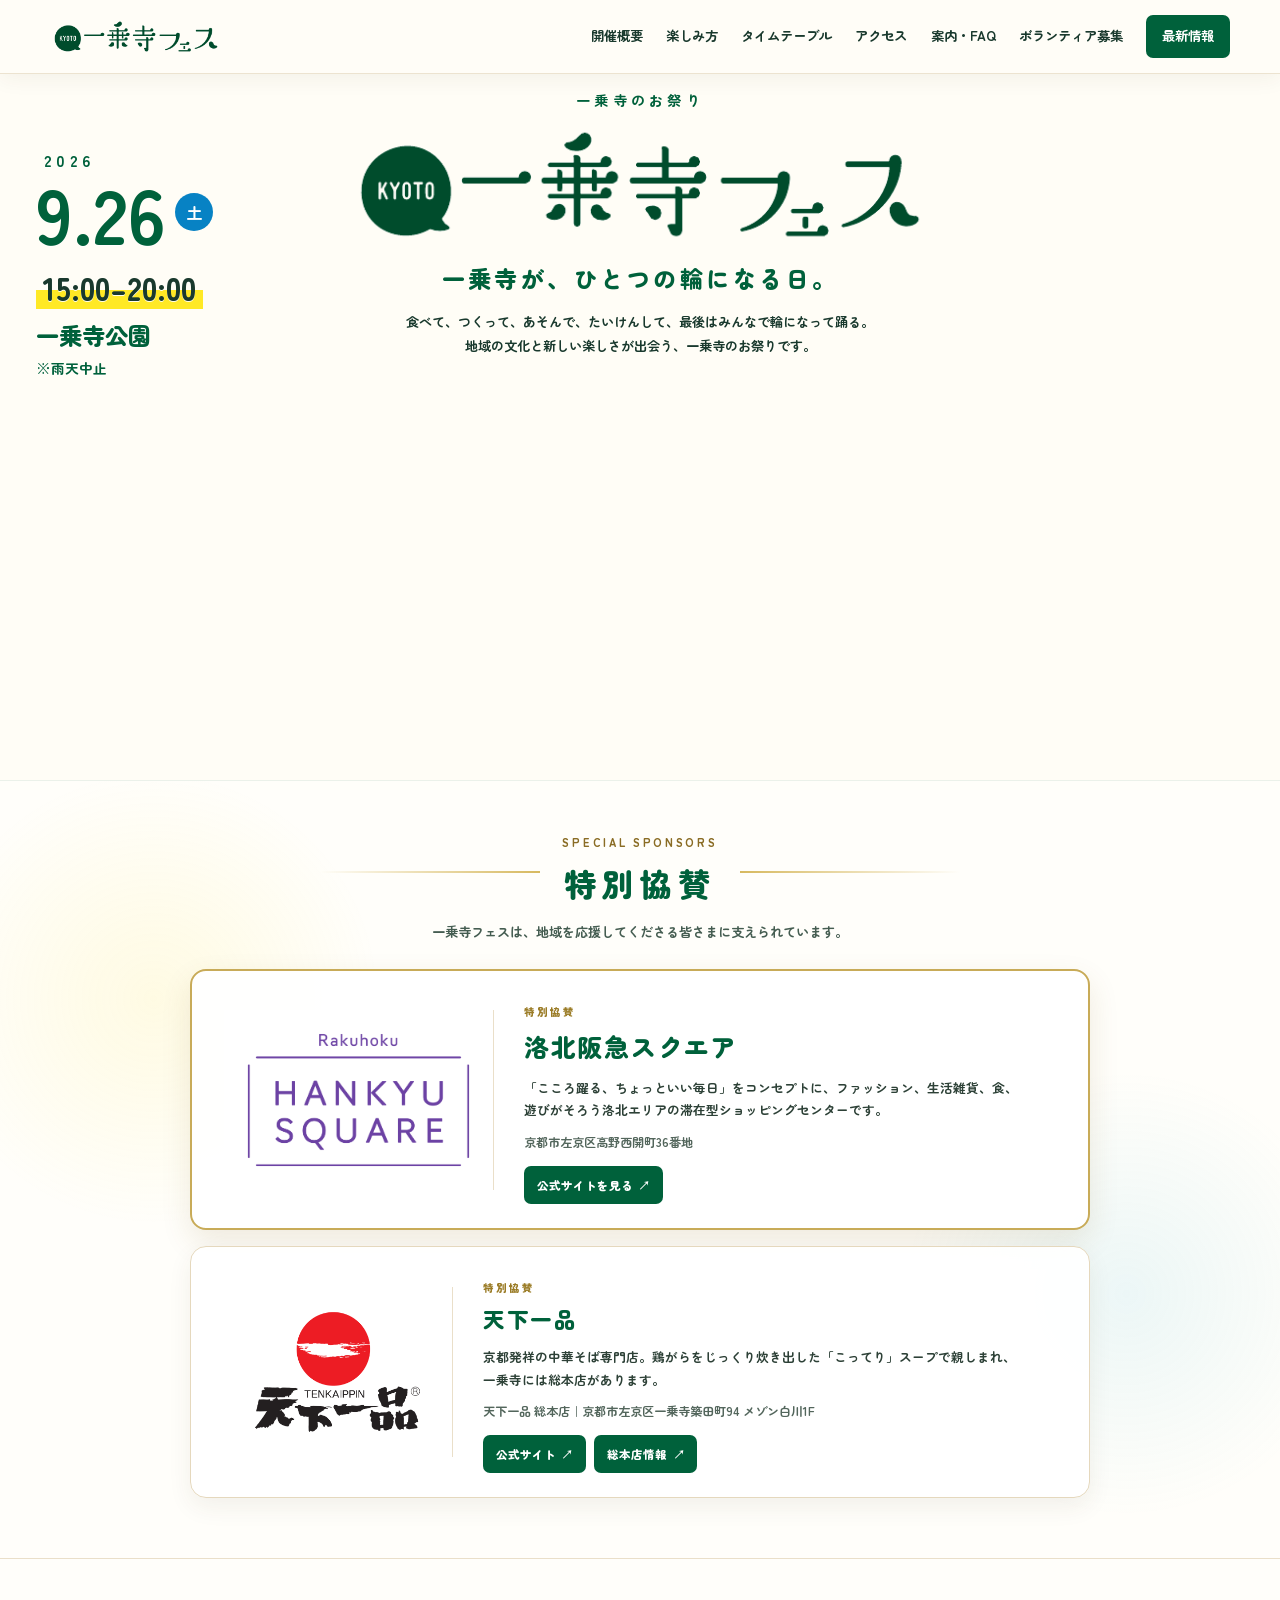
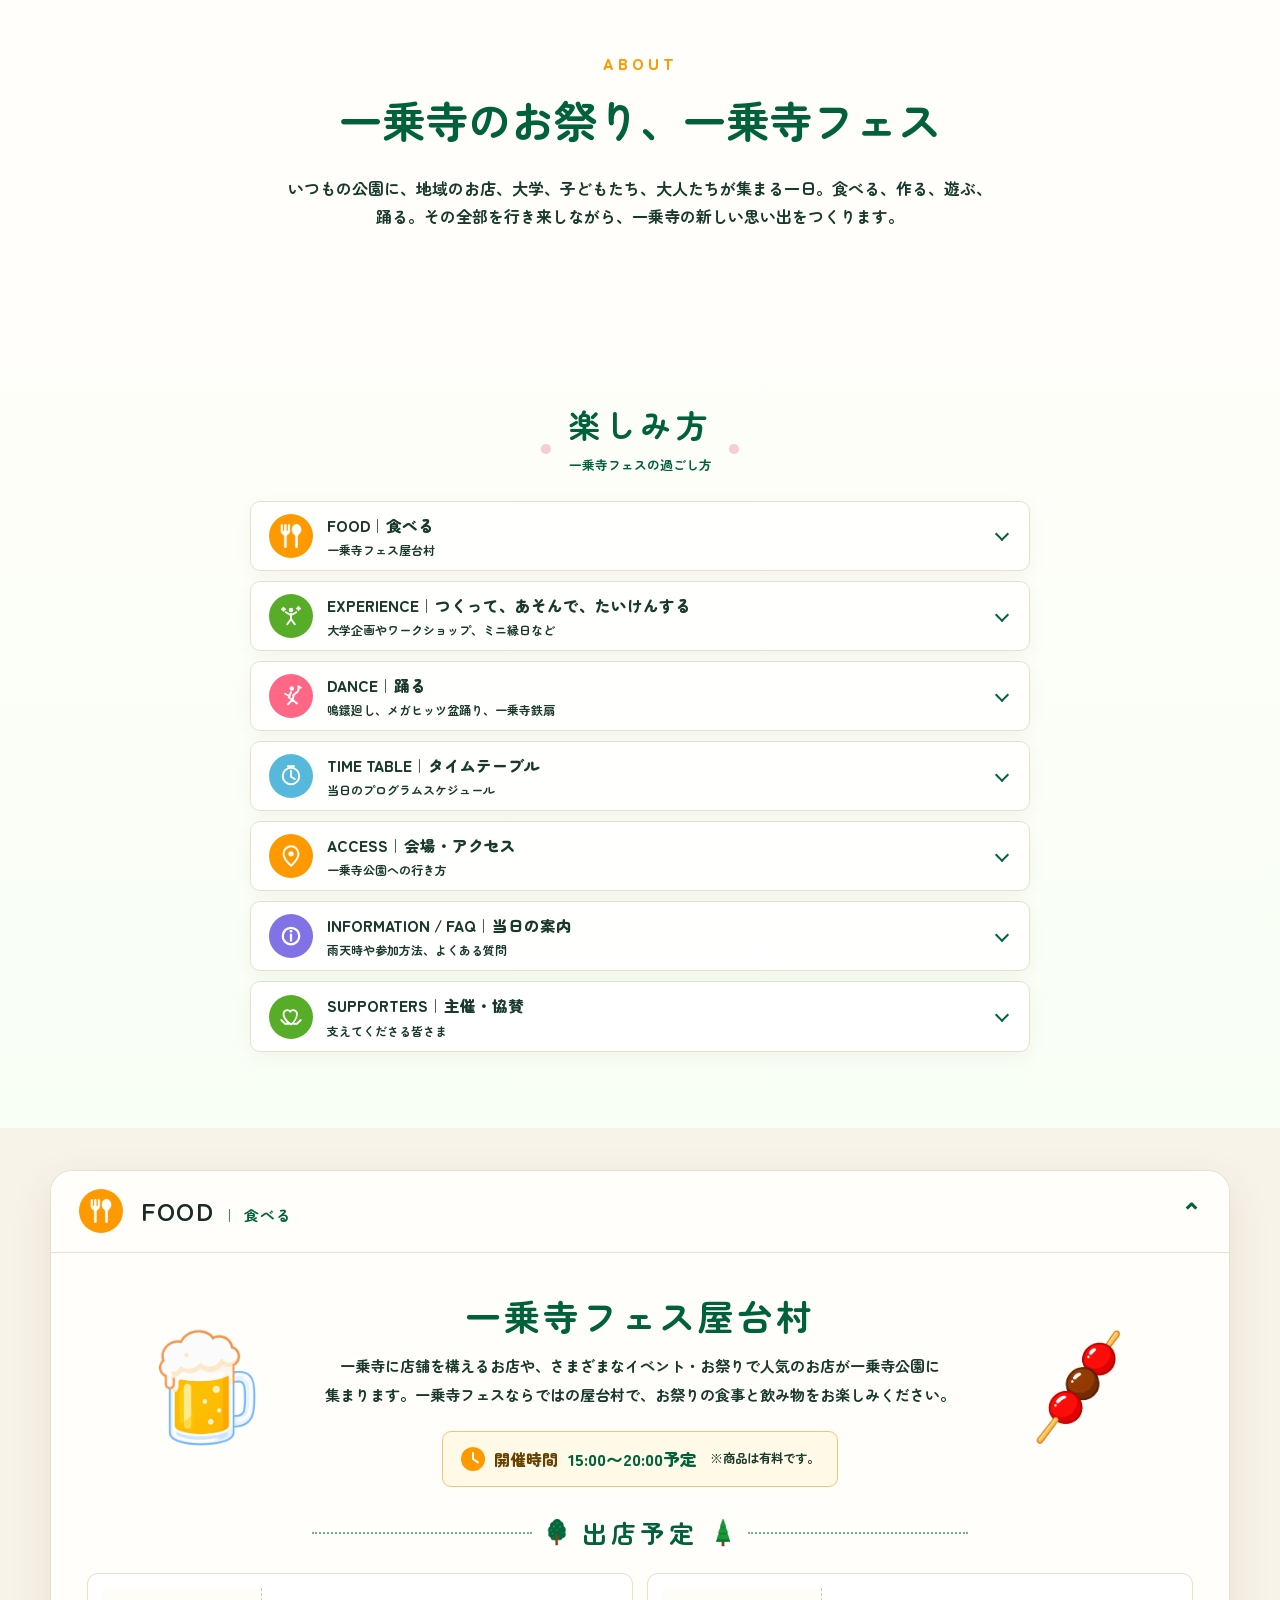
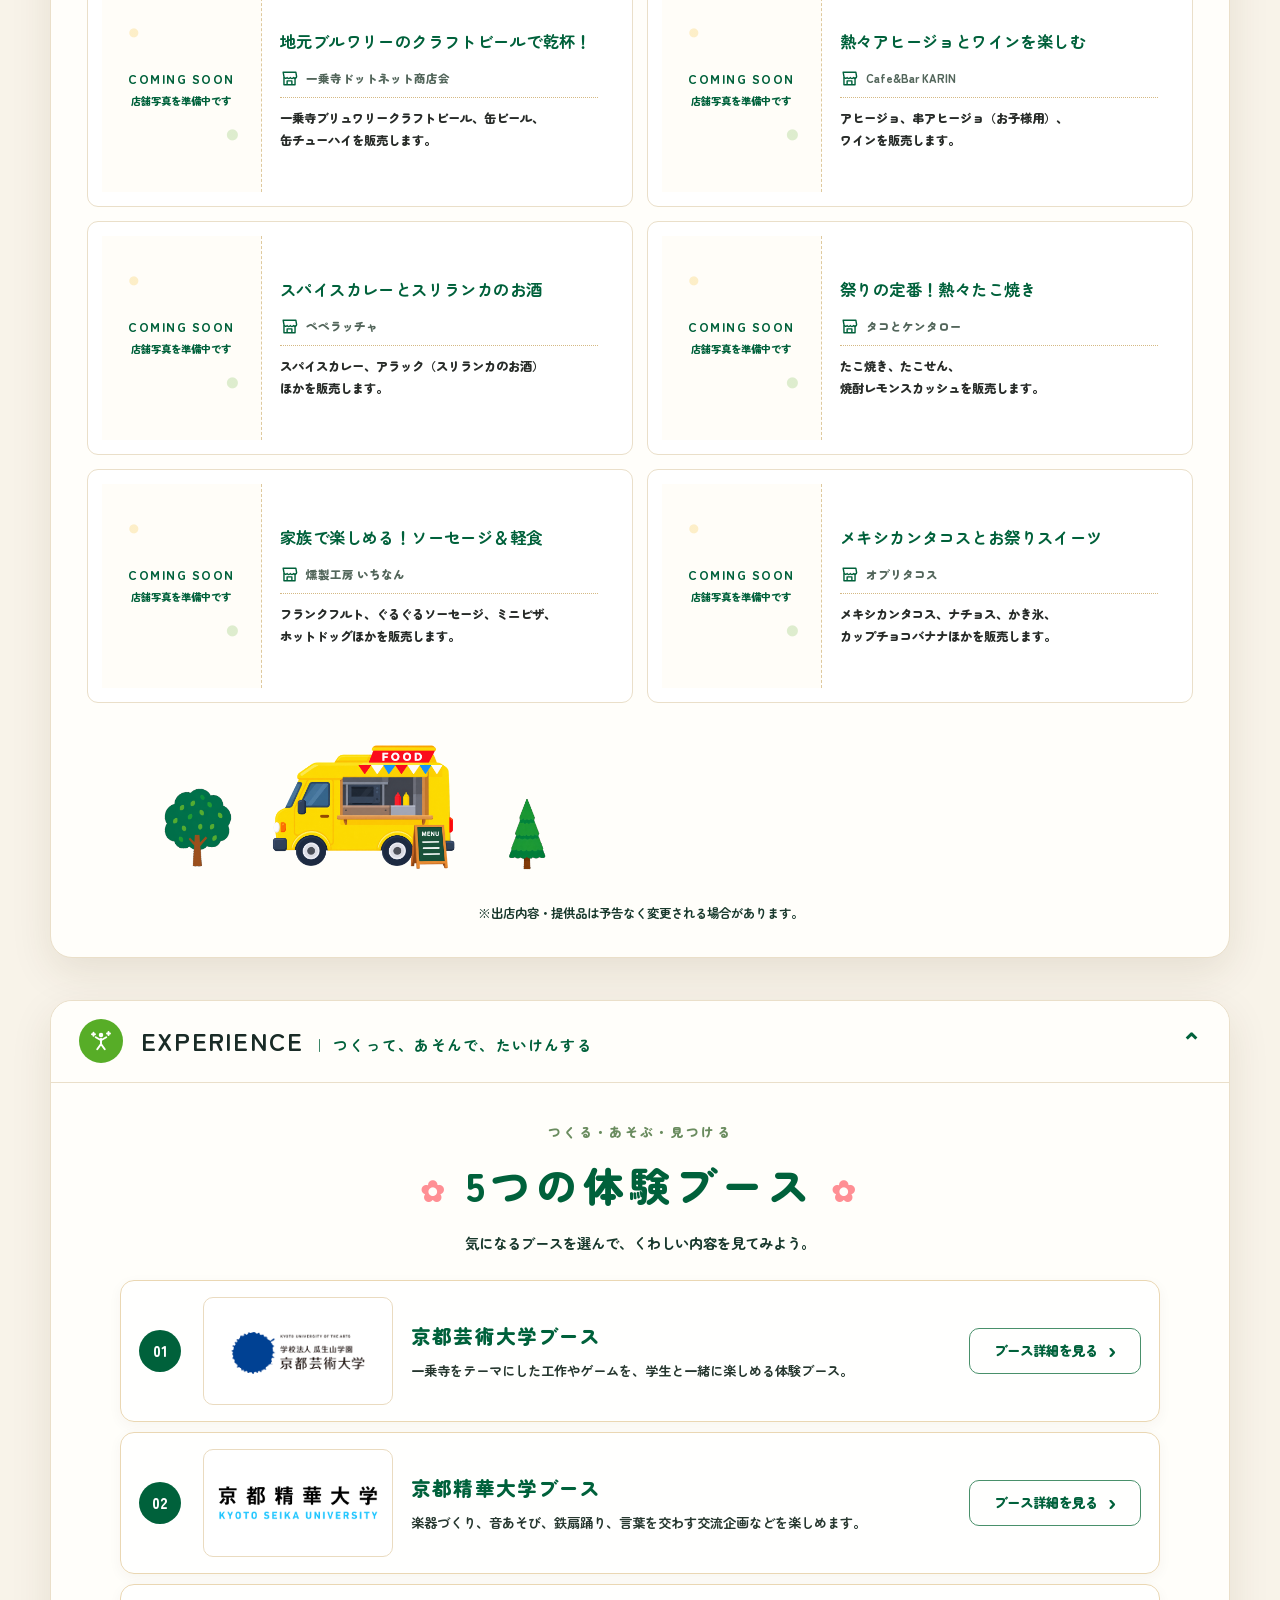
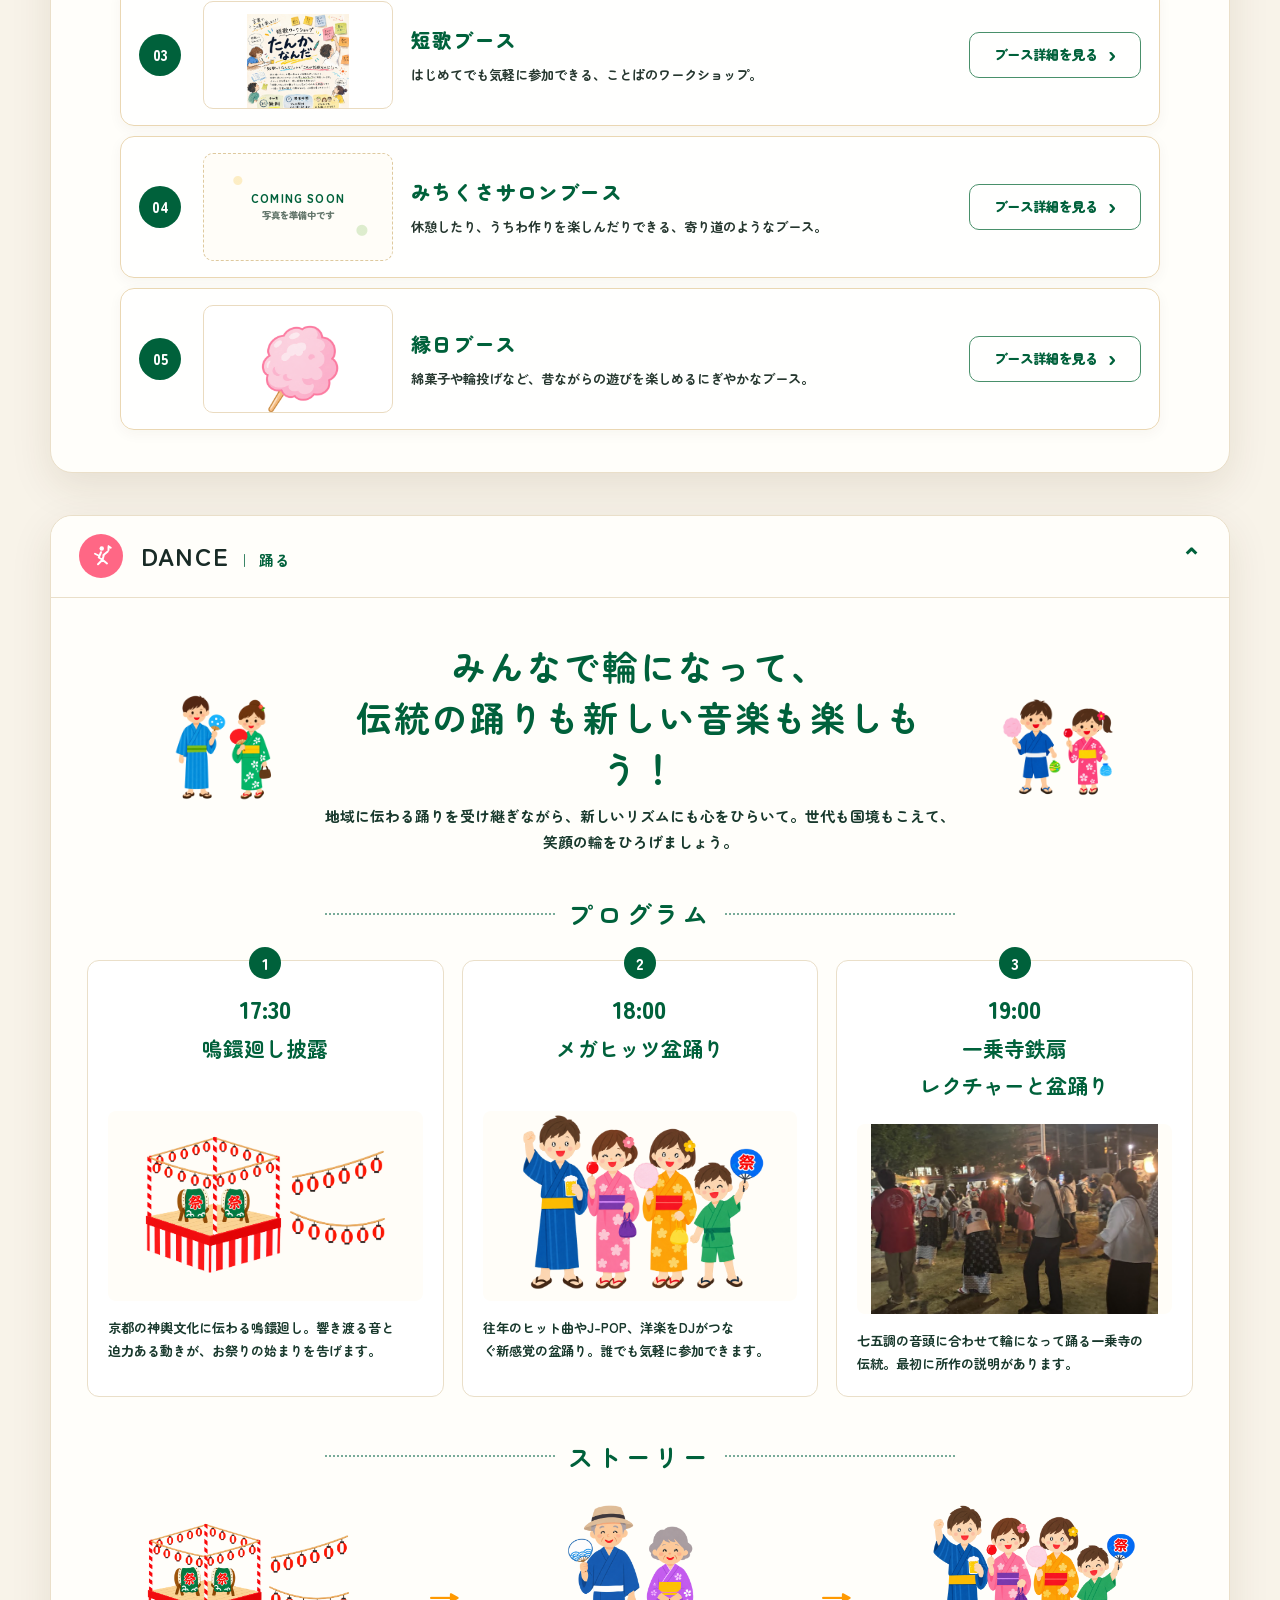
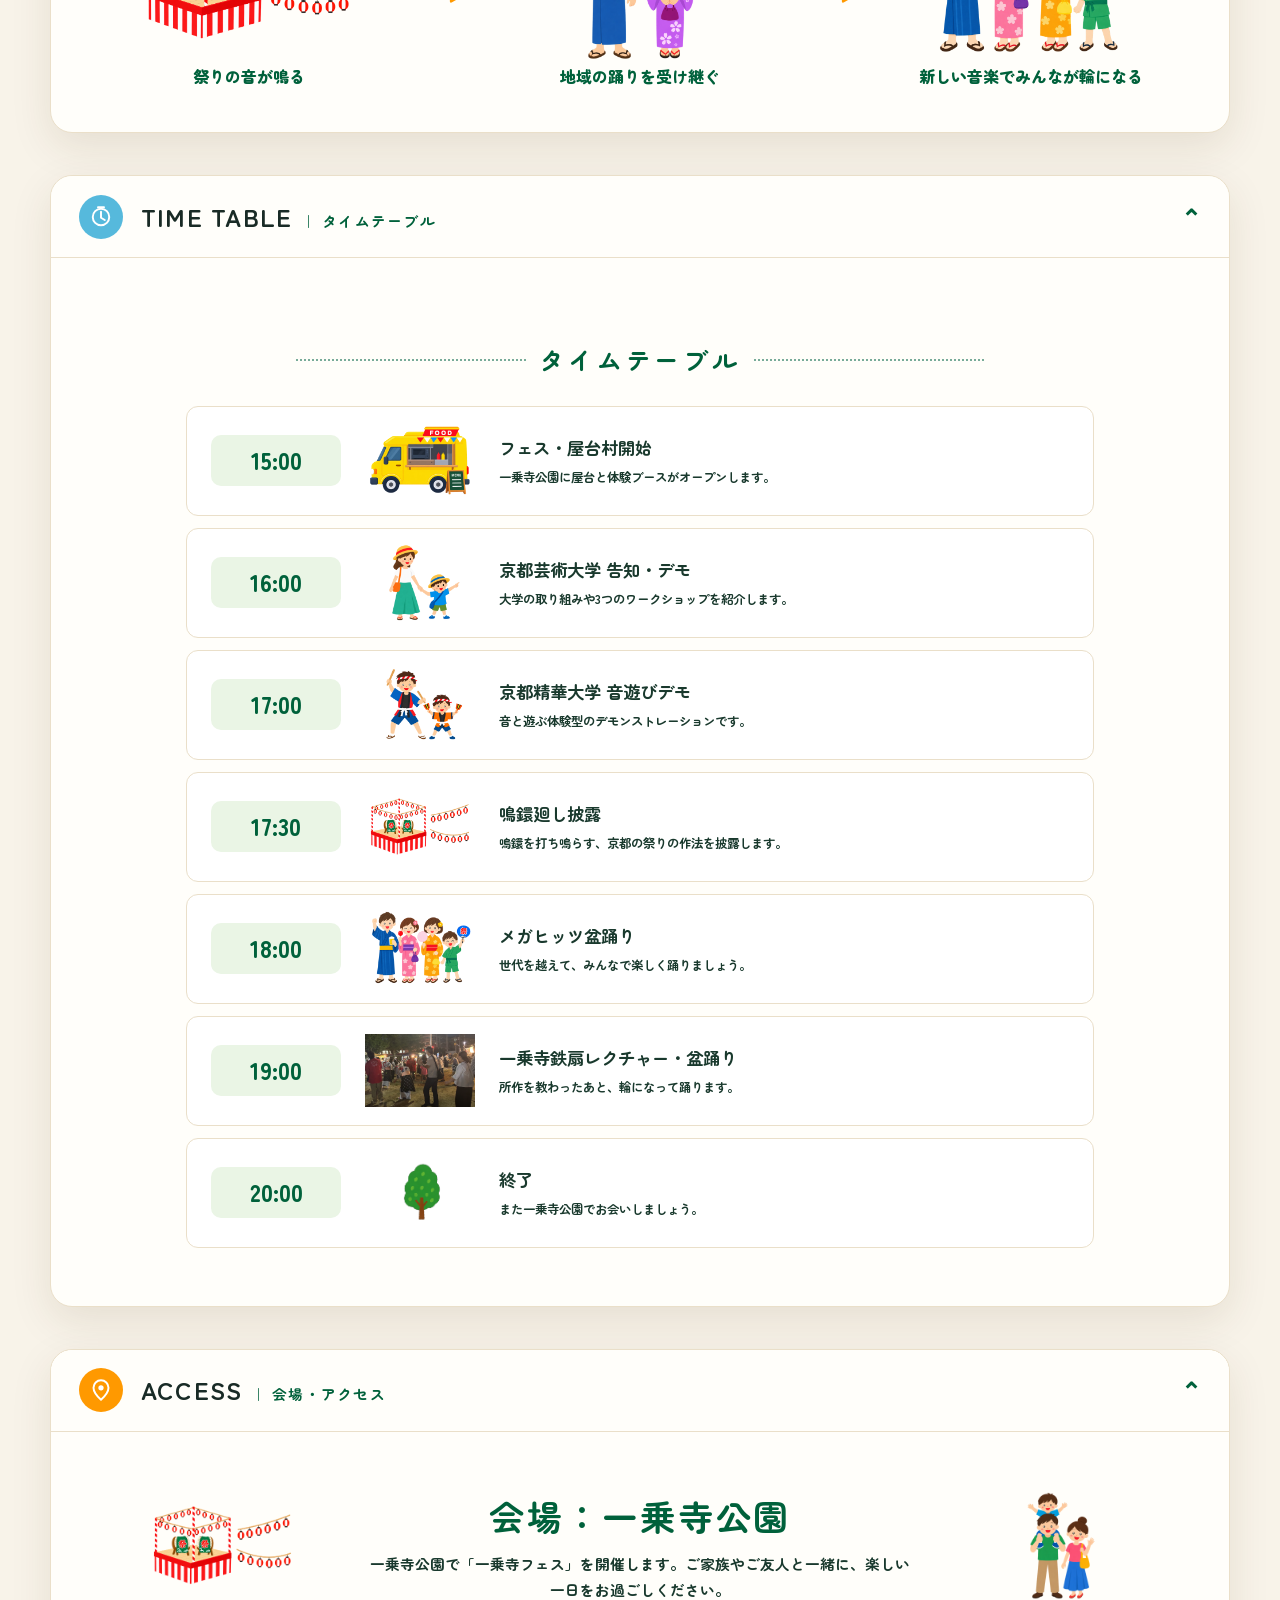
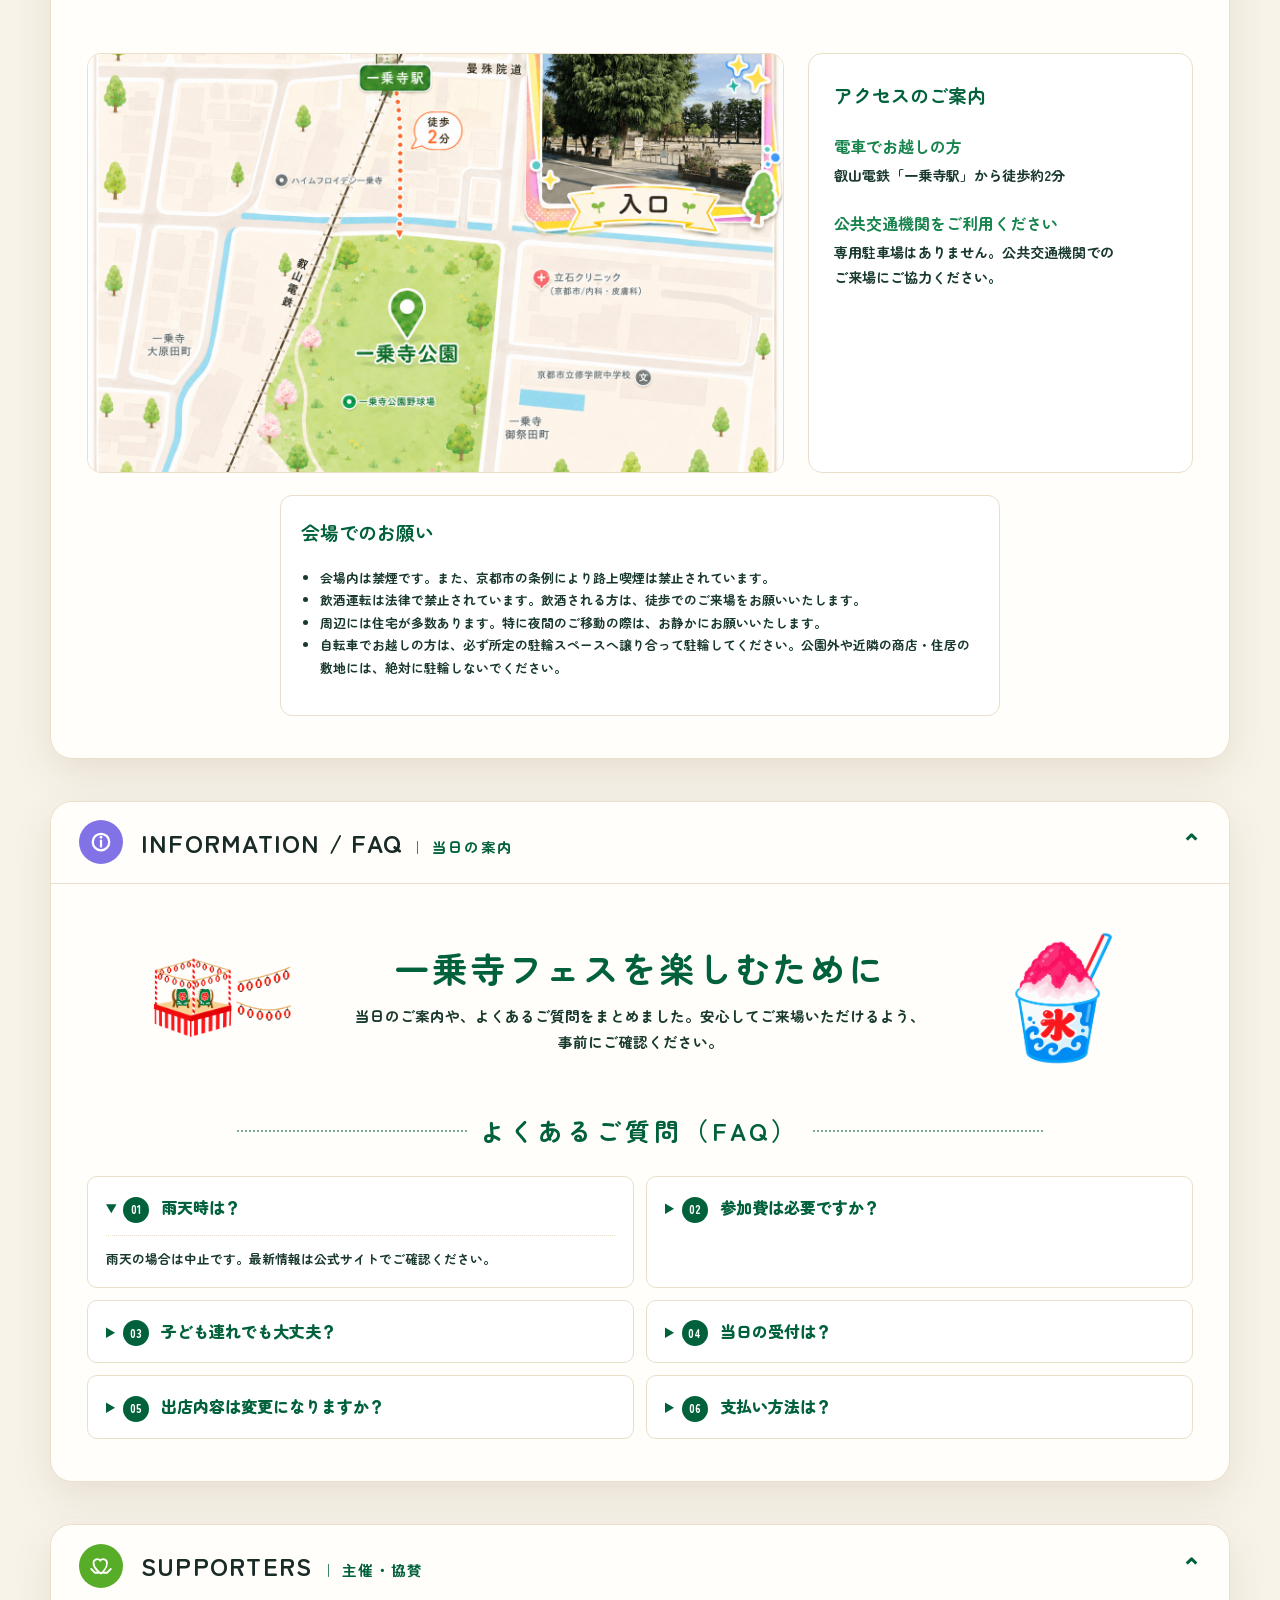
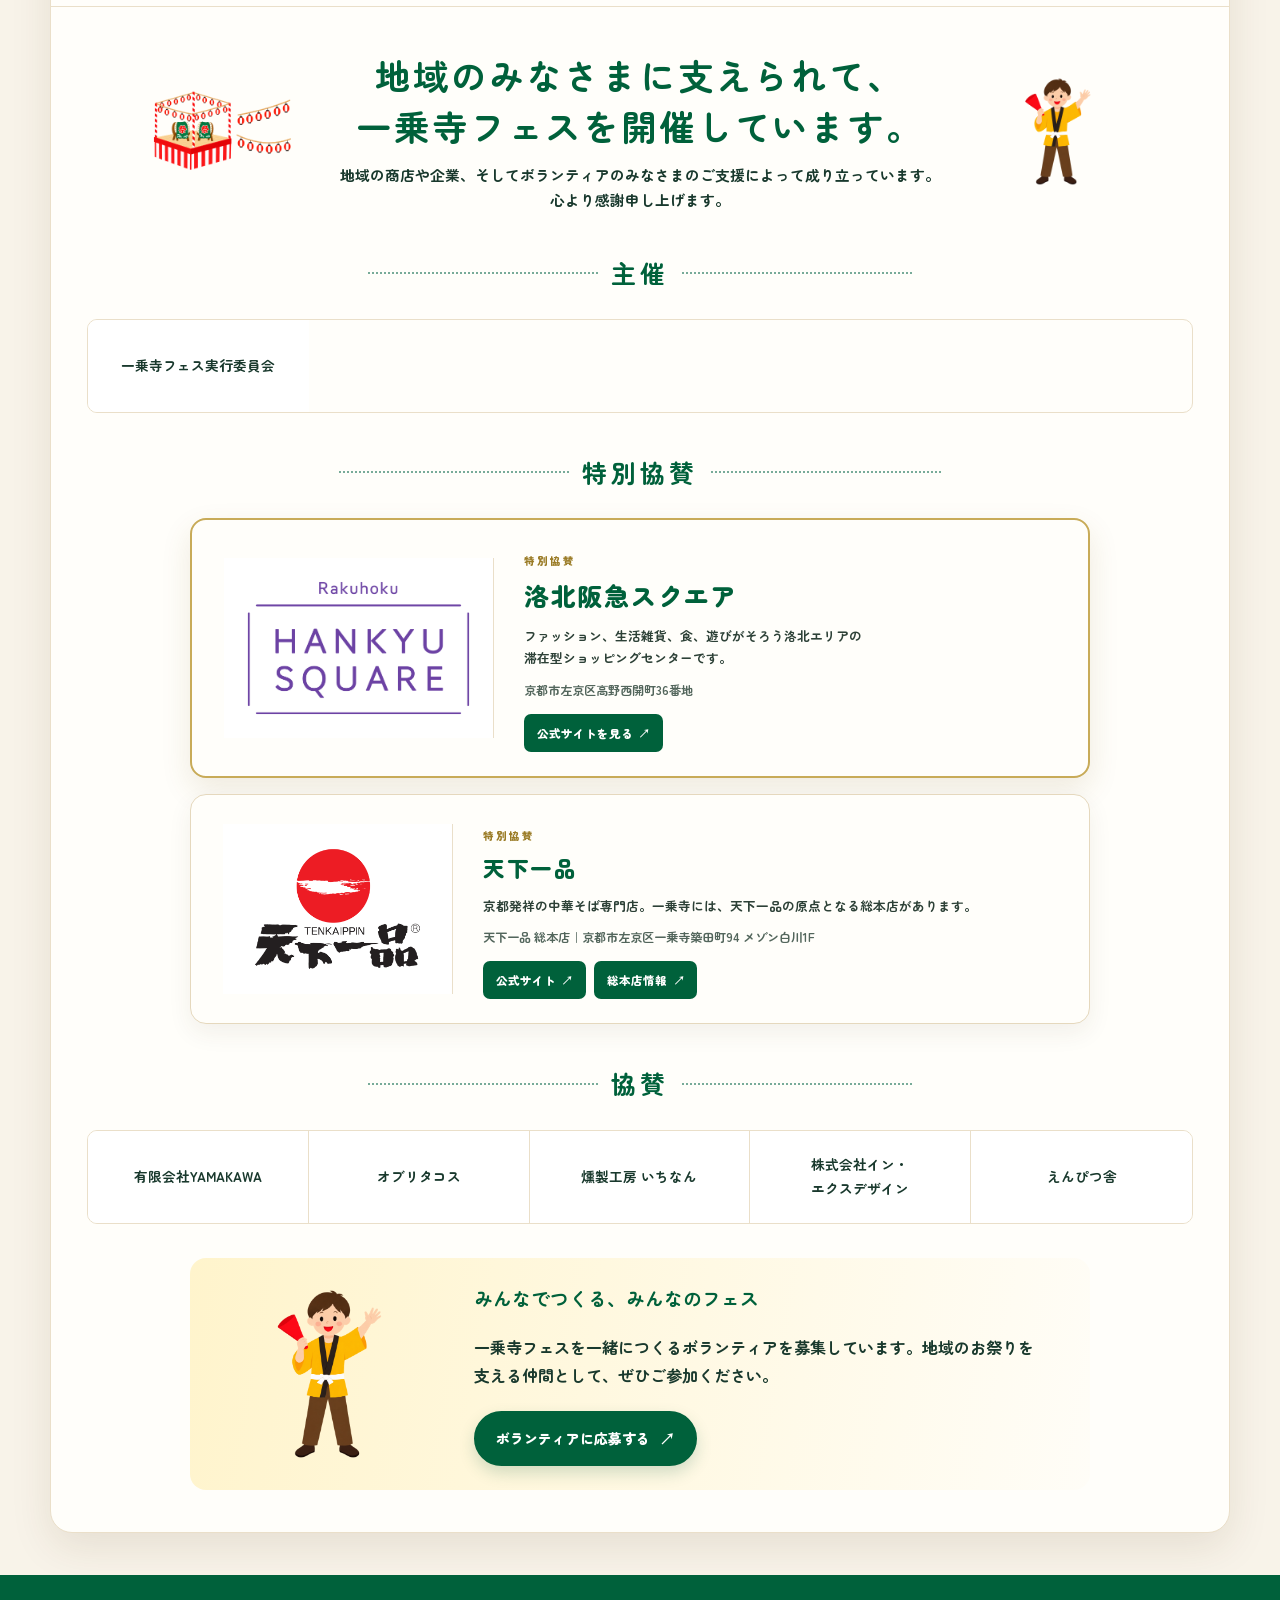
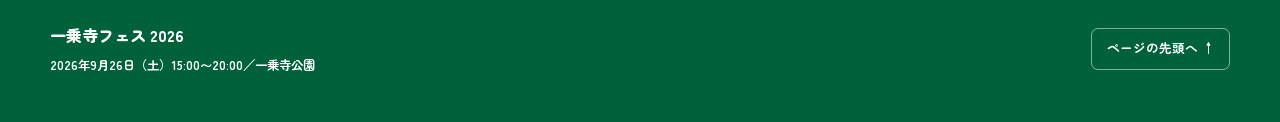
<file: index.html>
<!doctype html>
<html lang="ja">
  <head>
    <meta charset="utf-8">
    <meta name="viewport" content="width=device-width, initial-scale=1">
    <link rel="icon" type="image/png" sizes="192x192" href="assets/favicon.png">
    <link rel="apple-touch-icon" href="assets/favicon.png">
    <title>一乗寺フェス2026｜9月26日（土）京都・一乗寺公園</title>
    <meta name="description" content="京都・一乗寺公園で2026年9月26日（土）15:00〜20:00開催。屋台、体験ブース、鳴鐶廻し、メガヒッツ盆踊り、一乗寺鉄扇踊りを楽しむ地域のお祭り「一乗寺フェス」の公式サイトです。">
    <meta name="robots" content="index, follow, max-image-preview:large, max-snippet:-1, max-video-preview:-1">
    <meta name="theme-color" content="#00613b">
    <link rel="canonical" href="http://ichijojifest2026.com/">
    <meta property="og:locale" content="ja_JP">
    <meta property="og:type" content="website">
    <meta property="og:site_name" content="一乗寺フェス">
    <meta property="og:title" content="一乗寺フェス 2026｜一乗寺が、ひとつの輪になる日。">
    <meta property="og:description" content="2026年9月26日（土）、京都・一乗寺公園で開催。食べて、つくって、あそんで、たいけんして、最後はみんなで輪になって踊る、一乗寺のお祭りです。">
    <meta property="og:url" content="http://ichijojifest2026.com/">
    <meta property="og:image" content="http://ichijojifest2026.com/assets/ogp-ichijoji-fess.png">
    <meta property="og:image:width" content="1200">
    <meta property="og:image:height" content="630">
    <meta property="og:image:alt" content="一乗寺フェス2026 一乗寺が、ひとつの輪になる日。">
    <meta name="twitter:card" content="summary_large_image">
    <meta name="twitter:title" content="一乗寺フェス 2026｜一乗寺が、ひとつの輪になる日。">
    <meta name="twitter:description" content="2026年9月26日（土）、京都・一乗寺公園で開催する地域のお祭りです。">
    <meta name="twitter:image" content="http://ichijojifest2026.com/assets/ogp-ichijoji-fess.png">
    <meta name="twitter:image:alt" content="一乗寺フェス2026 一乗寺が、ひとつの輪になる日。">
    <link rel="preconnect" href="https://fonts.googleapis.com">
    <link rel="preconnect" href="https://fonts.gstatic.com" crossorigin>
    <link rel="preload" as="image" href="assets/hero-festival-scene-mobile.jpg" media="(max-width: 560px)">
    <link href="https://fonts.googleapis.com/css2?family=Zen+Maru+Gothic:wght@400;500;700;900&display=swap" rel="stylesheet">
    <link rel="stylesheet" href="fess-redesign.css?v=20260901-1">
    <script type="application/ld+json">
      {
        "@context": "https://schema.org",
        "@type": "Festival",
        "name": "一乗寺フェス2026",
        "description": "食べて、つくって、あそんで、たいけんして、最後はみんなで輪になって踊る、京都・一乗寺の地域のお祭りです。",
        "url": "http://ichijojifest2026.com/",
        "image": "http://ichijojifest2026.com/assets/ogp-ichijoji-fess.png",
        "startDate": "2026-09-26T15:00:00+09:00",
        "endDate": "2026-09-26T20:00:00+09:00",
        "eventStatus": "https://schema.org/EventScheduled",
        "eventAttendanceMode": "https://schema.org/OfflineEventAttendanceMode",
        "isAccessibleForFree": true,
        "location": {
          "@type": "Place",
          "name": "一乗寺公園",
          "address": {
            "@type": "PostalAddress",
            "addressLocality": "京都市左京区一乗寺",
            "addressRegion": "京都府",
            "addressCountry": "JP"
          }
        },
        "organizer": {
          "@type": "Organization",
          "name": "一乗寺フェス実行委員会",
          "url": "http://ichijojifest2026.com/"
        }
      }
    </script>
  </head>
  <body>
    <a class="skip-link" href="#main">本文へ移動</a>
    <main id="main">
      <section class="hero" id="top" aria-labelledby="hero-title">
        <header class="site-header">
          <a class="wordmark" href="#top" aria-label="一乗寺フェス トップ"><img src="assets/ichijoji-fess-logo.png" alt="一乗寺フェス"></a>
          <button class="menu-button" type="button" aria-expanded="false" aria-controls="site-nav"><span class="menu-button__line"></span><span class="menu-button__line"></span><span class="menu-button__line"></span><span class="sr-only">メニューを開く</span></button>
          <nav class="site-nav" id="site-nav" aria-label="ページ内メニュー">
            <a href="#about">開催概要</a><a href="#guide">楽しみ方</a><a href="#timetable">タイムテーブル</a><a href="#access">アクセス</a><a href="#information">案内・FAQ</a><a href="#volunteer">ボランティア募集</a><a class="site-nav__accent" href="#information">最新情報</a>
          </nav>
        </header>
        <div class="hero__patterns" aria-hidden="true"></div>
        <div class="hero__content">
          <div class="hero__copy"><p class="hero__kicker">一乗寺のお祭り</p><h1 id="hero-title"><img src="assets/ichijoji-fess-logo.png" alt="一乗寺フェス"></h1><p class="hero__tagline">一乗寺が、ひとつの輪になる日。</p><p class="hero__lead">食べて、つくって、あそんで、たいけんして、最後はみんなで輪になって踊る。<br>地域の文化と新しい楽しさが出会う、一乗寺のお祭りです。</p></div>
          <div class="event-facts" aria-label="開催情報"><span class="event-facts__year">2026</span><strong class="event-facts__date">9.26<small>土</small></strong><span class="event-facts__time">15:00–20:00</span><span class="event-facts__place">一乗寺公園</span><span class="event-facts__rain">※雨天中止</span></div>
        </div>
        <div class="hero-scene" aria-hidden="true">
          <picture><source media="(max-width: 560px)" srcset="assets/hero-festival-scene-mobile.jpg"><img class="hero-scene__art" src="assets/hero-festival-scene.jpg" alt="" width="1672" height="941" loading="eager" decoding="async" fetchpriority="high"></picture>
        </div>
      </section>

      <section class="hero-sponsors" aria-labelledby="hero-sponsors-title">
        <div class="hero-sponsors__heading">
          <span class="hero-sponsors__line" aria-hidden="true"></span>
          <div><p>SPECIAL SPONSORS</p><h2 id="hero-sponsors-title">特別協賛</h2></div>
          <span class="hero-sponsors__line" aria-hidden="true"></span>
        </div>
        <p class="hero-sponsors__message">一乗寺フェスは、地域を応援してくださる皆さまに支えられています。</p>
        <div class="sponsor-profile-list sponsor-profile-list--hero">
          <article class="sponsor-profile-card sponsor-profile-card--primary">
            <div class="sponsor-profile-card__logo"><img src="assets/sponsor-rakuhoku-logo.png" alt="洛北阪急スクエア"></div>
            <div class="sponsor-profile-card__content"><span>特別協賛</span><h3>洛北阪急スクエア</h3><p>「こころ躍る、ちょっといい毎日」をコンセプトに、ファッション、生活雑貨、食、遊びがそろう洛北エリアの滞在型ショッピングセンターです。</p><address>京都市左京区高野西開町36番地</address><a href="https://hankyu-square.jp/" target="_blank" rel="noopener noreferrer">公式サイトを見る <b aria-hidden="true">↗</b></a></div>
          </article>
          <article class="sponsor-profile-card">
            <div class="sponsor-profile-card__logo"><img src="assets/sponsor-tenkaippin-logo.png" alt="天下一品"></div>
            <div class="sponsor-profile-card__content"><span>特別協賛</span><h3>天下一品</h3><p>京都発祥の中華そば専門店。鶏がらをじっくり炊き出した「こってり」スープで親しまれ、一乗寺には総本店があります。</p><address>天下一品 総本店｜京都市左京区一乗寺築田町94 メゾン白川1F</address><div class="sponsor-profile-card__links"><a href="https://www.tenkaippin.co.jp/" target="_blank" rel="noopener noreferrer">公式サイト <b aria-hidden="true">↗</b></a><a href="https://www.tenkaippin.co.jp/shop/728/" target="_blank" rel="noopener noreferrer">総本店情報 <b aria-hidden="true">↗</b></a></div></div>
          </article>
        </div>
      </section>

      <section class="about" id="about"><p class="section-kicker">ABOUT</p><h2>一乗寺のお祭り、一乗寺フェス</h2><p>いつもの公園に、地域のお店、大学、子どもたち、大人たちが集まる一日。食べる、作る、遊ぶ、踊る。その全部を行き来しながら、一乗寺の新しい思い出をつくります。</p></section>

      <section class="guide" id="guide" aria-labelledby="guide-title">
        <div class="section-heading section-heading--center"><span aria-hidden="true">●</span><div><h2 id="guide-title">楽しみ方</h2><p>一乗寺フェスの過ごし方</p></div><span aria-hidden="true">●</span></div>
        <nav class="guide-nav" aria-label="楽しみ方の目次">
          <a href="#food"><span class="round-icon round-icon--orange"><img src="assets/food-icon-fork-spoon.png" alt="" aria-hidden="true"></span><span><b>FOOD｜食べる</b><small>一乗寺フェス屋台村</small></span><i>⌄</i></a>
          <a href="#experience"><span class="round-icon round-icon--green"><img src="assets/icon-experience.svg" alt="" aria-hidden="true"></span><span><b>EXPERIENCE｜つくって、あそんで、たいけんする</b><small>大学企画やワークショップ、ミニ縁日など</small></span><i>⌄</i></a>
          <a href="#dance"><span class="round-icon round-icon--pink"><img src="assets/icon-dance.svg" alt="" aria-hidden="true"></span><span><b>DANCE｜踊る</b><small>鳴鐶廻し、メガヒッツ盆踊り、一乗寺鉄扇</small></span><i>⌄</i></a>
          <a href="#timetable"><span class="round-icon round-icon--blue"><img src="assets/icon-timetable.svg" alt="" aria-hidden="true"></span><span><b>TIME TABLE｜タイムテーブル</b><small>当日のプログラムスケジュール</small></span><i>⌄</i></a>
          <a href="#access"><span class="round-icon round-icon--orange"><img src="assets/icon-access.svg" alt="" aria-hidden="true"></span><span><b>ACCESS｜会場・アクセス</b><small>一乗寺公園への行き方</small></span><i>⌄</i></a>
          <a href="#information"><span class="round-icon round-icon--purple"><img src="assets/icon-information.svg" alt="" aria-hidden="true"></span><span><b>INFORMATION / FAQ｜当日の案内</b><small>雨天時や参加方法、よくある質問</small></span><i>⌄</i></a>
          <a href="#supporters"><span class="round-icon round-icon--green"><img src="assets/icon-supporters.svg" alt="" aria-hidden="true"></span><span><b>SUPPORTERS｜主催・協賛</b><small>支えてくださる皆さま</small></span><i>⌄</i></a>
        </nav>
      </section>

      <section class="content-section content-section--food" id="food">
        <header class="content-section__bar"><span class="round-icon round-icon--orange"><img src="assets/food-icon-fork-spoon.png" alt="" aria-hidden="true"></span><h2>FOOD <small>｜ 食べる</small></h2><a href="#guide" aria-label="楽しみ方へ戻る">⌃</a></header>
        <div class="content-section__body">
          <div class="intro-block intro-block--food"><img src="assets/ichijojifes/food/beer-mug.png" alt="" aria-hidden="true"><div><h3>一乗寺フェス屋台村</h3><p>一乗寺に店舗を構えるお店や、さまざまなイベント・お祭りで人気のお店が一乗寺公園に集まります。一乗寺フェスならではの屋台村で、お祭りの食事と飲み物をお楽しみください。</p><p class="info-chip"><span class="time-icon" aria-hidden="true"></span><b>開催時間</b><strong>15:00〜20:00予定</strong><small>※商品は有料です。</small></p></div><img src="assets/ichijojifes/food/three-color-dango.png" alt="" aria-hidden="true"></div>
          <h3 class="subheading food-subheading"><img src="assets/ichijojifes/decorations/tree-round-slim.png" alt="" aria-hidden="true"><span>出店予定</span><img src="assets/ichijojifes/decorations/tree-conifer.png" alt="" aria-hidden="true"></h3>
          <div class="vendor-grid">
            <article class="vendor-card"><div class="vendor-card__placeholder" role="img" aria-label="店舗写真は準備中です"><span>COMING SOON</span><small>店舗写真を準備中です</small></div><div class="vendor-card__content"><h4>地元ブルワリーの<wbr>クラフトビールで乾杯！</h4><p class="vendor-card__shop"><img src="assets/icon-shop.svg" alt="" aria-hidden="true"><span>一乗寺ドットネット商店会</span></p><p class="vendor-card__description">一乗寺ブリュワリークラフトビール、缶ビール、缶チューハイを販売します。</p></div></article>
            <article class="vendor-card"><div class="vendor-card__placeholder" role="img" aria-label="店舗写真は準備中です"><span>COMING SOON</span><small>店舗写真を準備中です</small></div><div class="vendor-card__content"><h4>熱々アヒージョと<wbr>ワインを楽しむ</h4><p class="vendor-card__shop"><img src="assets/icon-shop.svg" alt="" aria-hidden="true"><span>Cafe&amp;Bar KARIN</span></p><p class="vendor-card__description">アヒージョ、串アヒージョ（お子様用）、ワインを販売します。</p></div></article>
            <article class="vendor-card"><div class="vendor-card__placeholder" role="img" aria-label="店舗写真は準備中です"><span>COMING SOON</span><small>店舗写真を準備中です</small></div><div class="vendor-card__content"><h4>スパイスカレーと<wbr>スリランカのお酒</h4><p class="vendor-card__shop"><img src="assets/icon-shop.svg" alt="" aria-hidden="true"><span>ペペラッチャ</span></p><p class="vendor-card__description">スパイスカレー、アラック（スリランカのお酒）ほかを販売します。</p></div></article>
            <article class="vendor-card"><div class="vendor-card__placeholder" role="img" aria-label="店舗写真は準備中です"><span>COMING SOON</span><small>店舗写真を準備中です</small></div><div class="vendor-card__content"><h4>祭りの定番！<wbr>熱々たこ焼き</h4><p class="vendor-card__shop"><img src="assets/icon-shop.svg" alt="" aria-hidden="true"><span>タコとケンタロー</span></p><p class="vendor-card__description">たこ焼き、たこせん、焼酎レモンスカッシュを販売します。</p></div></article>
            <article class="vendor-card"><div class="vendor-card__placeholder" role="img" aria-label="店舗写真は準備中です"><span>COMING SOON</span><small>店舗写真を準備中です</small></div><div class="vendor-card__content"><h4>家族で楽しめる！<wbr>ソーセージ＆軽食</h4><p class="vendor-card__shop"><img src="assets/icon-shop.svg" alt="" aria-hidden="true"><span>燻製工房 いちなん</span></p><p class="vendor-card__description">フランクフルト、ぐるぐるソーセージ、ミニピザ、ホットドッグほかを販売します。</p></div></article>
            <article class="vendor-card"><div class="vendor-card__placeholder" role="img" aria-label="店舗写真は準備中です"><span>COMING SOON</span><small>店舗写真を準備中です</small></div><div class="vendor-card__content"><h4>メキシカンタコスと<wbr>お祭りスイーツ</h4><p class="vendor-card__shop"><img src="assets/icon-shop.svg" alt="" aria-hidden="true"><span>オブリタコス</span></p><p class="vendor-card__description">メキシカンタコス、ナチョス、かき氷、カップチョコバナナほかを販売します。</p></div></article>
            <div class="vendor-scene" aria-hidden="true"><img src="assets/ichijojifes/decorations/tree-round-wide.png" alt=""><img src="assets/ichijojifes/stalls/food-truck.png" alt=""><img src="assets/ichijojifes/decorations/tree-conifer.png" alt=""></div>
          </div><p class="section-note">※出店内容・提供品は予告なく変更される場合があります。</p>
        </div>
      </section>

      <section class="content-section content-section--experience" id="experience">
        <header class="content-section__bar"><span class="round-icon round-icon--green"><img src="assets/icon-experience.svg" alt="" aria-hidden="true"></span><h2>EXPERIENCE <small>｜ つくって、あそんで、たいけんする</small></h2><a href="#guide" aria-label="楽しみ方へ戻る">⌃</a></header>
        <div class="content-section__body experience-overview">
          <div class="experience-overview__heading">
            <p class="experience-overview__eyebrow">つくる・あそぶ・見つける</p>
            <h3><span aria-hidden="true">✿</span> 5つの体験ブース <span aria-hidden="true">✿</span></h3>
            <p>気になるブースを選んで、くわしい内容を見てみよう。</p>
          </div>
          <div class="experience-booth-list">
            <a class="experience-booth-card" href="experience/kyoto-art.html">
              <span class="experience-booth-card__number">01</span>
              <span class="experience-booth-card__media"><img src="assets/logo-kyoto-art.png" alt="京都芸術大学"></span>
              <span class="experience-booth-card__copy"><strong>京都芸術大学ブース</strong><small>一乗寺をテーマにした工作やゲームを、学生と一緒に楽しめる体験ブース。</small></span>
              <span class="experience-booth-card__button">ブース詳細を見る <b aria-hidden="true">›</b></span>
            </a>
            <a class="experience-booth-card" href="experience/kyoto-seika.html">
              <span class="experience-booth-card__number">02</span>
              <span class="experience-booth-card__media"><img src="assets/logo-kyoto-seika.webp" alt="京都精華大学"></span>
              <span class="experience-booth-card__copy"><strong>京都精華大学ブース</strong><small>楽器づくり、音あそび、鉄扇踊り、言葉を交わす交流企画などを楽しめます。</small></span>
              <span class="experience-booth-card__button">ブース詳細を見る <b aria-hidden="true">›</b></span>
            </a>
            <a class="experience-booth-card" href="experience/tanka.html">
              <span class="experience-booth-card__number">03</span>
              <span class="experience-booth-card__media"><img src="assets/experience-tanka-workshop.jpg" alt="短歌ワークショップ『たんかなんだ』"></span>
              <span class="experience-booth-card__copy"><strong>短歌ブース</strong><small>はじめてでも気軽に参加できる、ことばのワークショップ。</small></span>
              <span class="experience-booth-card__button">ブース詳細を見る <b aria-hidden="true">›</b></span>
            </a>
            <a class="experience-booth-card" href="experience/michikusa.html">
              <span class="experience-booth-card__number">04</span>
              <span class="experience-booth-card__media experience-booth-card__media--pending" role="img" aria-label="ブース写真は準備中です"><b>COMING SOON</b><small>写真を準備中です</small></span>
              <span class="experience-booth-card__copy"><strong>みちくさサロンブース</strong><small>休憩したり、うちわ作りを楽しんだりできる、寄り道のようなブース。</small></span>
              <span class="experience-booth-card__button">ブース詳細を見る <b aria-hidden="true">›</b></span>
            </a>
            <a class="experience-booth-card" href="experience/ennichi.html">
              <span class="experience-booth-card__number">05</span>
              <span class="experience-booth-card__media"><img src="assets/ichijojifes/food/cotton-candy.png" alt="綿菓子"></span>
              <span class="experience-booth-card__copy"><strong>縁日ブース</strong><small>綿菓子や輪投げなど、昔ながらの遊びを楽しめるにぎやかなブース。</small></span>
              <span class="experience-booth-card__button">ブース詳細を見る <b aria-hidden="true">›</b></span>
            </a>
          </div>
        </div>
      </section>

      <section class="content-section content-section--dance" id="dance">
        <header class="content-section__bar"><span class="round-icon round-icon--pink"><img src="assets/icon-dance.svg" alt="" aria-hidden="true"></span><h2>DANCE <small>｜ 踊る</small></h2><a href="#guide" aria-label="楽しみ方へ戻る">⌃</a></header>
        <div class="content-section__body">
          <div class="intro-block intro-block--dance"><img src="assets/ichijojifes/people/yukata-couple-with-fans.png" alt="" aria-hidden="true"><div><h3>みんなで輪になって、<br>伝統の踊りも新しい音楽も楽しもう！</h3><p>地域に伝わる踊りを受け継ぎながら、新しいリズムにも心をひらいて。世代も国境もこえて、笑顔の輪をひろげましょう。</p></div><img src="assets/ichijojifes/people/children-in-yukata-with-snacks.png" alt="" aria-hidden="true"></div>
          <h3 class="subheading">プログラム</h3>
          <div class="dance-grid">
            <article class="dance-card"><span class="dance-card__number">1</span><time>17:30</time><h3>鳴鐶廻し披露</h3><img src="assets/ichijojifes/decorations/festival-stage-and-lanterns.png" alt="祭りの櫓"><p>京都の神輿文化に伝わる鳴鐶廻し。響き渡る音と迫力ある動きが、お祭りの始まりを告げます。</p></article>
            <article class="dance-card"><span class="dance-card__number">2</span><time>18:00</time><h3>メガヒッツ盆踊り</h3><img src="assets/ichijojifes/people/family-in-yukata.png" alt="輪になって踊る家族のイメージ"><p>往年のヒット曲やJ-POP、洋楽をDJがつなぐ新感覚の盆踊り。誰でも気軽に参加できます。</p></article>
            <article class="dance-card"><span class="dance-card__number">3</span><time>19:00</time><h3>一乗寺鉄扇<br>レクチャーと盆踊り</h3><img src="assets/event-bonodori.png" alt="一乗寺鉄扇を踊るイメージ"><p>七五調の音頭に合わせて輪になって踊る一乗寺の伝統。最初に所作の説明があります。</p></article>
          </div>
          <div class="dance-story"><h3 class="subheading">ストーリー</h3><div><figure><img src="assets/ichijojifes/decorations/festival-stage-and-lanterns.png" alt="櫓"><figcaption>祭りの音が鳴る</figcaption></figure><span>→</span><figure><img src="assets/ichijojifes/people/senior-couple-in-yukata.png" alt="浴衣姿の人々"><figcaption>地域の踊りを受け継ぐ</figcaption></figure><span>→</span><figure><img src="assets/ichijojifes/people/family-in-yukata.png" alt="祭りを楽しむ家族"><figcaption>新しい音楽でみんなが輪になる</figcaption></figure></div></div>
        </div>
      </section>

      <section class="content-section" id="timetable"><header class="content-section__bar"><span class="round-icon round-icon--blue"><img src="assets/icon-timetable.svg" alt="" aria-hidden="true"></span><h2>TIME TABLE <small>｜ タイムテーブル</small></h2><a href="#guide" aria-label="楽しみ方へ戻る">⌃</a></header><div class="content-section__body timetable-body"><h3 class="subheading">タイムテーブル</h3><ol class="timeline">
        <li><time>15:00</time><img src="assets/ichijojifes/stalls/food-truck.png" alt=""><div><h3>フェス・屋台村開始</h3><p>一乗寺公園に屋台と体験ブースがオープンします。</p></div></li>
        <li><time>16:00</time><img src="assets/ichijojifes/people/mother-and-son-casual.png" alt=""><div><h3>京都芸術大学 告知・デモ</h3><p>大学の取り組みや3つのワークショップを紹介します。</p></div></li>
        <li><time>17:00</time><img src="assets/ichijojifes/people/father-and-son-playing-taiko.png" alt=""><div><h3>京都精華大学 音遊びデモ</h3><p>音と遊ぶ体験型のデモンストレーションです。</p></div></li>
        <li><time>17:30</time><img src="assets/ichijojifes/decorations/festival-stage-and-lanterns.png" alt=""><div><h3>鳴鐶廻し披露</h3><p>鳴鐶を打ち鳴らす、京都の祭りの作法を披露します。</p></div></li>
        <li><time>18:00</time><img src="assets/ichijojifes/people/family-in-yukata.png" alt=""><div><h3>メガヒッツ盆踊り</h3><p>世代を越えて、みんなで楽しく踊りましょう。</p></div></li>
        <li><time>19:00</time><img src="assets/event-bonodori.png" alt=""><div><h3>一乗寺鉄扇レクチャー・盆踊り</h3><p>所作を教わったあと、輪になって踊ります。</p></div></li>
        <li><time>20:00</time><img src="assets/ichijojifes/decorations/tree-round-bright.png" alt=""><div><h3>終了</h3><p>また一乗寺公園でお会いしましょう。</p></div></li>
      </ol></div></section>

      <section class="content-section" id="access"><header class="content-section__bar"><span class="round-icon round-icon--orange"><img src="assets/icon-access.svg" alt="" aria-hidden="true"></span><h2>ACCESS <small>｜ 会場・アクセス</small></h2><a href="#guide" aria-label="楽しみ方へ戻る">⌃</a></header><div class="content-section__body access-body">
        <div class="intro-block"><img src="assets/ichijojifes/decorations/festival-stage-and-lanterns.png" alt="" aria-hidden="true"><div><h3>会場：一乗寺公園</h3><p>一乗寺公園で「一乗寺フェス」を開催します。ご家族やご友人と一緒に、楽しい一日をお過ごしください。</p></div><img src="assets/ichijojifes/people/family-casual.png" alt="" aria-hidden="true"></div>
        <div class="access-grid"><img class="access-map" src="assets/fess-place-map.png" alt="叡山電鉄一乗寺駅から一乗寺公園まで徒歩2分の案内地図"><div class="access-info"><h3>アクセスのご案内</h3><h4>電車でお越しの方</h4><p>叡山電鉄「一乗寺駅」から徒歩約2分</p><h4>公共交通機関をご利用ください</h4><p>専用駐車場はありません。公共交通機関でのご来場にご協力ください。</p></div></div>
        <div class="notice-grid notice-grid--single"><article><h3>会場でのお願い</h3><ul><li>会場内は禁煙です。また、京都市の条例により路上喫煙は禁止されています。</li><li>飲酒運転は法律で禁止されています。飲酒される方は、徒歩でのご来場をお願いいたします。</li><li>周辺には住宅が多数あります。特に夜間のご移動の際は、お静かにお願いいたします。</li><li>自転車でお越しの方は、必ず所定の駐輪スペースへ譲り合って駐輪してください。公園外や近隣の商店・住居の敷地には、絶対に駐輪しないでください。</li></ul></article></div>
      </div></section>

      <section class="content-section" id="information"><header class="content-section__bar"><span class="round-icon round-icon--purple"><img src="assets/icon-information.svg" alt="" aria-hidden="true"></span><h2>INFORMATION / FAQ <small>｜ 当日の案内</small></h2><a href="#guide" aria-label="楽しみ方へ戻る">⌃</a></header><div class="content-section__body information-body">
        <div class="intro-block"><img src="assets/ichijojifes/decorations/festival-stage-and-lanterns.png" alt="" aria-hidden="true"><div><h3>一乗寺フェスを楽しむために</h3><p>当日のご案内や、よくあるご質問をまとめました。安心してご来場いただけるよう、事前にご確認ください。</p></div><img src="assets/ichijojifes/food/strawberry-shaved-ice.png" alt="" aria-hidden="true"></div>
        <h3 class="subheading">よくあるご質問（FAQ）</h3>
        <div class="faq-grid"><details open><summary><b>01</b> 雨天時は？</summary><p>雨天の場合は中止です。最新情報は公式サイトでご確認ください。</p></details><details><summary><b>02</b> 参加費は必要ですか？</summary><p>入場は無料です。一部のワークショップ、縁日、飲食は有料です。</p></details><details><summary><b>03</b> 子ども連れでも大丈夫？</summary><p>親子で参加できる企画があります。会場内ではお子さまから目を離さないようお願いします。</p></details><details><summary><b>04</b> 当日の受付は？</summary><p>入場受付は不要です。各企画の受付方法は会場の案内をご確認ください。</p></details><details><summary><b>05</b> 出店内容は変更になりますか？</summary><p>事情により変更になる場合があります。最新情報は公式サイトでお知らせします。</p></details><details><summary><b>06</b> 支払い方法は？</summary><p>店舗によって異なります。現金をご用意いただくと安心です。</p></details></div>
      </div></section>

      <section class="content-section supporters" id="supporters"><header class="content-section__bar"><span class="round-icon round-icon--green"><img src="assets/icon-supporters.svg" alt="" aria-hidden="true"></span><h2>SUPPORTERS <small>｜ 主催・協賛</small></h2><a href="#guide" aria-label="楽しみ方へ戻る">⌃</a></header><div class="content-section__body">
        <div class="intro-block"><img src="assets/ichijojifes/decorations/festival-stage-and-lanterns.png" alt="" aria-hidden="true"><div><h3>地域のみなさまに支えられて、<br>一乗寺フェスを開催しています。</h3><p>地域の商店や企業、そしてボランティアのみなさまのご支援によって成り立っています。心より感謝申し上げます。</p></div><img src="assets/ichijojifes/people/festival-staff-announcer.png" alt="" aria-hidden="true"></div>
        <h3 class="subheading">主催</h3><div class="name-grid"><div>一乗寺フェス実行委員会</div></div><h3 class="subheading">特別協賛</h3><div class="sponsor-profile-list sponsor-profile-list--supporters"><article class="sponsor-profile-card sponsor-profile-card--primary"><div class="sponsor-profile-card__logo"><img src="assets/sponsor-rakuhoku-logo.png" alt="洛北阪急スクエア"></div><div class="sponsor-profile-card__content"><span>特別協賛</span><h3>洛北阪急スクエア</h3><p>ファッション、生活雑貨、食、遊びがそろう洛北エリアの滞在型ショッピングセンターです。</p><address>京都市左京区高野西開町36番地</address><a href="https://hankyu-square.jp/" target="_blank" rel="noopener noreferrer">公式サイトを見る <b aria-hidden="true">↗</b></a></div></article><article class="sponsor-profile-card"><div class="sponsor-profile-card__logo"><img src="assets/sponsor-tenkaippin-logo.png" alt="天下一品"></div><div class="sponsor-profile-card__content"><span>特別協賛</span><h3>天下一品</h3><p>京都発祥の中華そば専門店。一乗寺には、天下一品の原点となる総本店があります。</p><address>天下一品 総本店｜京都市左京区一乗寺築田町94 メゾン白川1F</address><div class="sponsor-profile-card__links"><a href="https://www.tenkaippin.co.jp/" target="_blank" rel="noopener noreferrer">公式サイト <b aria-hidden="true">↗</b></a><a href="https://www.tenkaippin.co.jp/shop/728/" target="_blank" rel="noopener noreferrer">総本店情報 <b aria-hidden="true">↗</b></a></div></div></article></div><h3 class="subheading">協賛</h3><div class="name-grid"><div>有限会社YAMAKAWA</div><div>オブリタコス</div><div>燻製工房 いちなん</div><div>株式会社イン・エクスデザイン</div><div>えんぴつ舎</div></div>
        <div class="thanks-card"><img src="assets/ichijojifes/people/festival-staff-announcer.png" alt="フェスを支えるスタッフのイラスト"><div><h3>みんなでつくる、みんなのフェス</h3><p>一乗寺フェスを一緒につくるボランティアを募集しています。地域のお祭りを支える仲間として、ぜひご参加ください。</p><a class="volunteer-cta" href="https://docs.google.com/forms/d/1Ybyawd0NJM8HLlueLKLsMR9opeq_PN-tPzLMDtoR9-4/viewform?edit_requested=true" target="_blank" rel="noopener noreferrer">ボランティアに応募する <span aria-hidden="true">↗</span></a></div></div>
      </div></section>
    </main>
    <footer class="site-footer"><div><strong>一乗寺フェス 2026</strong><span>2026年9月26日（土）15:00〜20:00／一乗寺公園</span></div><a href="#top">ページの先頭へ ↑</a></footer>
    <script>
      const menuButton = document.querySelector('.menu-button');
      const siteHeader = document.querySelector('.site-header');
      const siteNav = document.querySelector('.site-nav');
      document.querySelector('.thanks-card')?.setAttribute('id', 'volunteer');
      const updateHeader = () => siteHeader?.classList.toggle('is-scrolled', window.scrollY > 12);
      updateHeader();
      window.addEventListener('scroll', updateHeader, { passive: true });
      menuButton?.addEventListener('click', () => { const open = siteHeader.classList.toggle('is-menu-open'); menuButton.setAttribute('aria-expanded', String(open)); menuButton.querySelector('.sr-only').textContent = open ? 'メニューを閉じる' : 'メニューを開く'; });
      siteNav?.addEventListener('click', (event) => { if (event.target.closest('a')) { siteHeader.classList.remove('is-menu-open'); menuButton?.setAttribute('aria-expanded', 'false'); } });
    </script>
  </body>
</html>
</file>
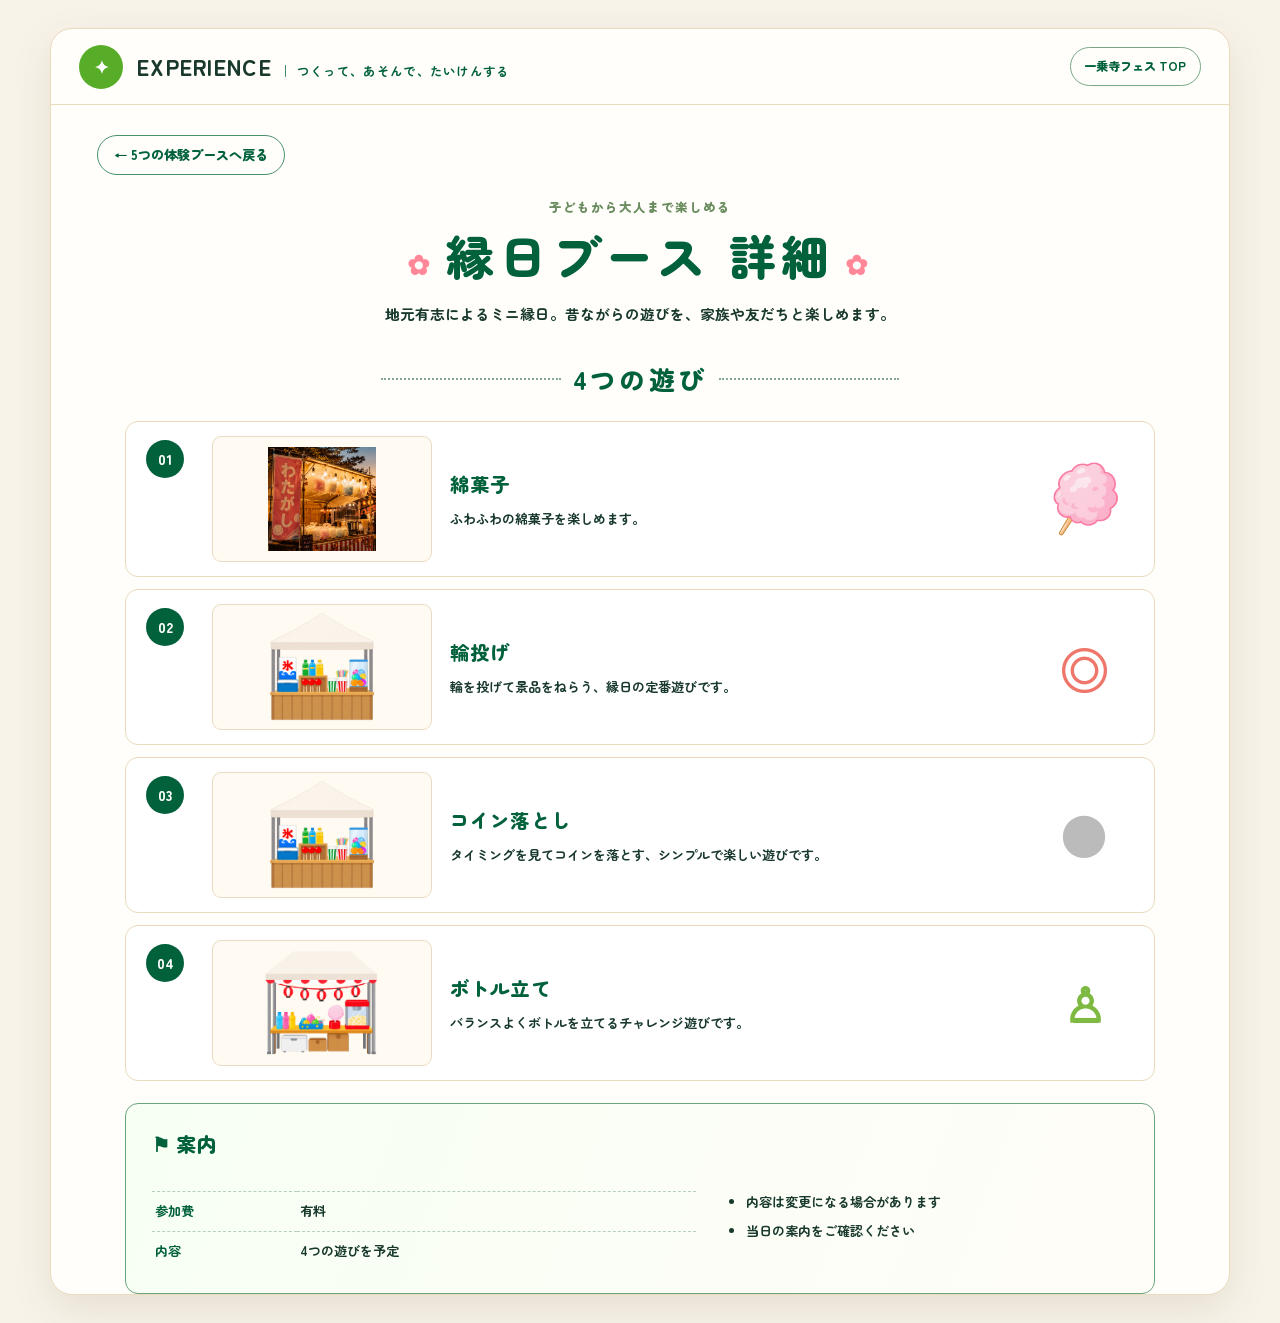
<file: experience/ennichi.html>
<!doctype html>
<html lang="ja">
<head>
  <meta charset="utf-8"><meta name="viewport" content="width=device-width, initial-scale=1">
  <link rel="icon" type="image/png" sizes="192x192" href="../assets/favicon.png"><link rel="apple-touch-icon" href="../assets/favicon.png">
  <title>縁日ブース｜一乗寺フェス2026</title><meta name="description" content="一乗寺フェス2026 縁日ブースの遊びと参加案内です。">
  <meta name="robots" content="index, follow, max-image-preview:large"><meta name="theme-color" content="#00613b">
  <link rel="canonical" href="http://ichijojifest2026.com/experience/ennichi.html">
  <meta property="og:locale" content="ja_JP"><meta property="og:type" content="website"><meta property="og:site_name" content="一乗寺フェス"><meta property="og:title" content="縁日ブース｜一乗寺フェス2026"><meta property="og:description" content="綿菓子や輪投げなど、昔ながらの遊びを家族や友だちと楽しめるミニ縁日です。"><meta property="og:url" content="http://ichijojifest2026.com/experience/ennichi.html"><meta property="og:image" content="http://ichijojifest2026.com/assets/event-watagashi.png"><meta property="og:image:alt" content="縁日ブースの綿菓子">
  <meta name="twitter:card" content="summary_large_image"><meta name="twitter:title" content="縁日ブース｜一乗寺フェス2026"><meta name="twitter:description" content="昔ながらの遊びを楽しめるミニ縁日です。"><meta name="twitter:image" content="http://ichijojifest2026.com/assets/event-watagashi.png">
  <link rel="preconnect" href="https://fonts.googleapis.com"><link rel="preconnect" href="https://fonts.gstatic.com" crossorigin><link href="https://fonts.googleapis.com/css2?family=Zen+Maru+Gothic:wght@500;700;900&display=swap" rel="stylesheet"><link rel="stylesheet" href="experience.css?v=20260830-2">
</head>
<body>
  <a class="skip-link" href="#content">本文へ移動</a><div class="experience-page">
    <header class="experience-header"><span class="experience-header__icon" aria-hidden="true">✦</span><div class="experience-header__title">EXPERIENCE <small>｜ つくって、あそんで、たいけんする</small></div><a class="experience-header__home" href="../fess.html">一乗寺フェス TOP</a></header>
    <main class="experience-main" id="content"><a class="back-link" href="../fess.html#experience">← 5つの体験ブースへ戻る</a>
      <section class="detail-hero"><p class="detail-hero__kicker">子どもから大人まで楽しめる</p><h1>縁日ブース 詳細</h1><p>地元有志によるミニ縁日。昔ながらの遊びを、家族や友だちと楽しめます。</p></section>
      <h2 class="detail-section-title">4つの遊び</h2>
      <div class="activity-list">
        <article class="activity-card"><span class="activity-card__number">01</span><img class="activity-card__photo" src="../assets/event-watagashi.png" alt="綿菓子"><div class="activity-card__copy"><h2>綿菓子</h2><p>ふわふわの綿菓子を楽しめます。</p></div><img class="activity-card__motif" src="../assets/ichijojifes/food/cotton-candy.png" alt="" aria-hidden="true"></article>
        <article class="activity-card"><span class="activity-card__number">02</span><img class="activity-card__photo" src="../assets/ichijojifes/stalls/festival-game-stall.png" alt="縁日の遊び"><div class="activity-card__copy"><h2>輪投げ</h2><p>輪を投げて景品をねらう、縁日の定番遊びです。</p></div><span class="activity-card__motif" aria-hidden="true" style="font-size:3.2rem;text-align:center;color:#ef766a">◎</span></article>
        <article class="activity-card"><span class="activity-card__number">03</span><img class="activity-card__photo" src="../assets/ichijojifes/stalls/festival-game-stall.png" alt="縁日のゲーム"><div class="activity-card__copy"><h2>コイン落とし</h2><p>タイミングを見てコインを落とす、シンプルで楽しい遊びです。</p></div><span class="activity-card__motif" aria-hidden="true" style="font-size:3rem;text-align:center;color:#bbb">●</span></article>
        <article class="activity-card"><span class="activity-card__number">04</span><img class="activity-card__photo" src="../assets/ichijojifes/stalls/festival-snack-stall.png" alt="縁日の屋台"><div class="activity-card__copy"><h2>ボトル立て</h2><p>バランスよくボトルを立てるチャレンジ遊びです。</p></div><span class="activity-card__motif" aria-hidden="true" style="font-size:3rem;text-align:center;color:#7eba42">♙</span></article>
      </div>
      <aside class="info-panel"><h2>⚑ 案内</h2><dl><dt>参加費</dt><dd>有料</dd><dt>内容</dt><dd>4つの遊びを予定</dd></dl><ul><li>内容は変更になる場合があります</li><li>当日の案内をご確認ください</li></ul></aside>
    </main></div>
</body>
</html>
</file>
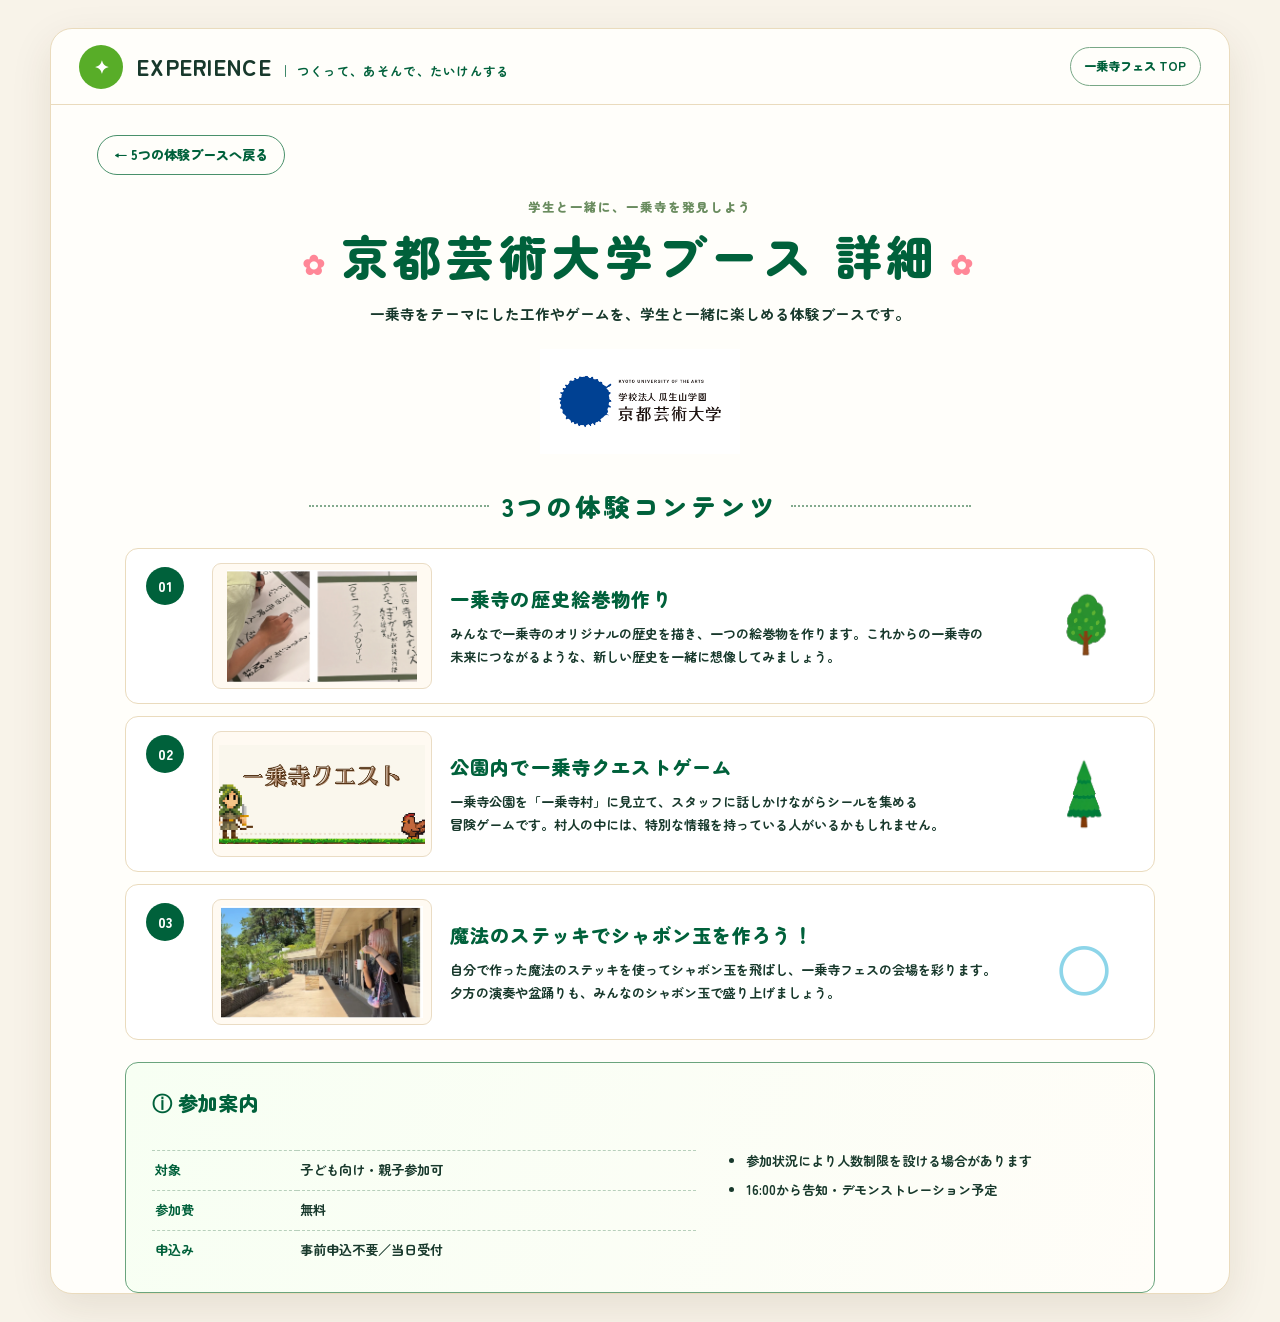
<file: experience/kyoto-art.html>
<!doctype html>
<html lang="ja">
<head>
  <meta charset="utf-8">
  <meta name="viewport" content="width=device-width, initial-scale=1">
  <link rel="icon" type="image/png" sizes="192x192" href="../assets/favicon.png">
  <link rel="apple-touch-icon" href="../assets/favicon.png">
  <title>京都芸術大学ブース｜一乗寺フェス2026</title>
  <meta name="description" content="一乗寺フェス2026 京都芸術大学ブースの体験内容と参加案内です。">
  <meta name="robots" content="index, follow, max-image-preview:large">
  <meta name="theme-color" content="#00613b">
  <link rel="canonical" href="http://ichijojifest2026.com/experience/kyoto-art.html">
  <meta property="og:locale" content="ja_JP"><meta property="og:type" content="website"><meta property="og:site_name" content="一乗寺フェス">
  <meta property="og:title" content="京都芸術大学ブース｜一乗寺フェス2026">
  <meta property="og:description" content="一乗寺の歴史絵巻物作り、クエストゲーム、シャボン玉作りを楽しめる体験ブースです。">
  <meta property="og:url" content="http://ichijojifest2026.com/experience/kyoto-art.html">
  <meta property="og:image" content="http://ichijojifest2026.com/assets/kyoto-art-history-scroll.webp"><meta property="og:image:alt" content="一乗寺の歴史絵巻物作りの様子">
  <meta name="twitter:card" content="summary_large_image"><meta name="twitter:title" content="京都芸術大学ブース｜一乗寺フェス2026"><meta name="twitter:description" content="工作やゲームを学生と一緒に楽しめる体験ブースです。"><meta name="twitter:image" content="http://ichijojifest2026.com/assets/kyoto-art-history-scroll.webp">
  <link rel="preconnect" href="https://fonts.googleapis.com">
  <link rel="preconnect" href="https://fonts.gstatic.com" crossorigin>
  <link href="https://fonts.googleapis.com/css2?family=Zen+Maru+Gothic:wght@500;700;900&display=swap" rel="stylesheet">
  <link rel="stylesheet" href="experience.css?v=20260830-2">
</head>
<body>
  <a class="skip-link" href="#content">本文へ移動</a>
  <div class="experience-page">
    <header class="experience-header"><span class="experience-header__icon" aria-hidden="true">✦</span><div class="experience-header__title">EXPERIENCE <small>｜ つくって、あそんで、たいけんする</small></div><a class="experience-header__home" href="../fess.html">一乗寺フェス TOP</a></header>
    <main class="experience-main" id="content">
      <a class="back-link" href="../fess.html#experience">← 5つの体験ブースへ戻る</a>
      <section class="detail-hero"><p class="detail-hero__kicker">学生と一緒に、一乗寺を発見しよう</p><h1>京都芸術大学ブース 詳細</h1><p>一乗寺をテーマにした工作やゲームを、学生と一緒に楽しめる体験ブースです。</p><img class="detail-hero__logo" src="../assets/logo-kyoto-art.png" alt="京都芸術大学"></section>
      <h2 class="detail-section-title">3つの体験コンテンツ</h2>
      <div class="activity-list">
        <article class="activity-card"><span class="activity-card__number">01</span><img class="activity-card__photo" src="../assets/kyoto-art-history-scroll.webp" alt="長い紙に一乗寺の新しい歴史を書き込む様子"><div class="activity-card__copy"><h2>一乗寺の歴史絵巻物作り</h2><p>みんなで一乗寺のオリジナルの歴史を描き、一つの絵巻物を作ります。これからの一乗寺の未来につながるような、新しい歴史を一緒に想像してみましょう。</p></div><img class="activity-card__motif" src="../assets/ichijojifes/decorations/tree-round-bright.png" alt="" aria-hidden="true"></article>
        <article class="activity-card"><span class="activity-card__number">02</span><img class="activity-card__photo" src="../assets/kyoto-art-quest.webp" alt="ドット絵で描かれた一乗寺クエストのタイトルと冒険者"><div class="activity-card__copy"><h2>公園内で一乗寺クエストゲーム</h2><p>一乗寺公園を「一乗寺村」に見立て、スタッフに話しかけながらシールを集める冒険ゲームです。村人の中には、特別な情報を持っている人がいるかもしれません。</p></div><img class="activity-card__motif" src="../assets/ichijojifes/decorations/tree-conifer.png" alt="" aria-hidden="true"></article>
        <article class="activity-card"><span class="activity-card__number">03</span><img class="activity-card__photo" src="../assets/kyoto-art-bubble-stick.webp" alt="手作りの魔法のステッキでシャボン玉を飛ばす様子"><div class="activity-card__copy"><h2>魔法のステッキでシャボン玉を作ろう！</h2><p>自分で作った魔法のステッキを使ってシャボン玉を飛ばし、一乗寺フェスの会場を彩ります。夕方の演奏や盆踊りも、みんなのシャボン玉で盛り上げましょう。</p></div><span class="activity-card__motif" aria-hidden="true" style="font-size:3.5rem;color:#8dd5e9;text-align:center">○</span></article>
      </div>
      <aside class="info-panel"><h2>ⓘ 参加案内</h2><dl><dt>対象</dt><dd>子ども向け・親子参加可</dd><dt>参加費</dt><dd>無料</dd><dt>申込み</dt><dd>事前申込不要／当日受付</dd></dl><ul><li>参加状況により人数制限を設ける場合があります</li><li>16:00から告知・デモンストレーション予定</li></ul></aside>
    </main>
  </div>
</body>
</html>
</file>
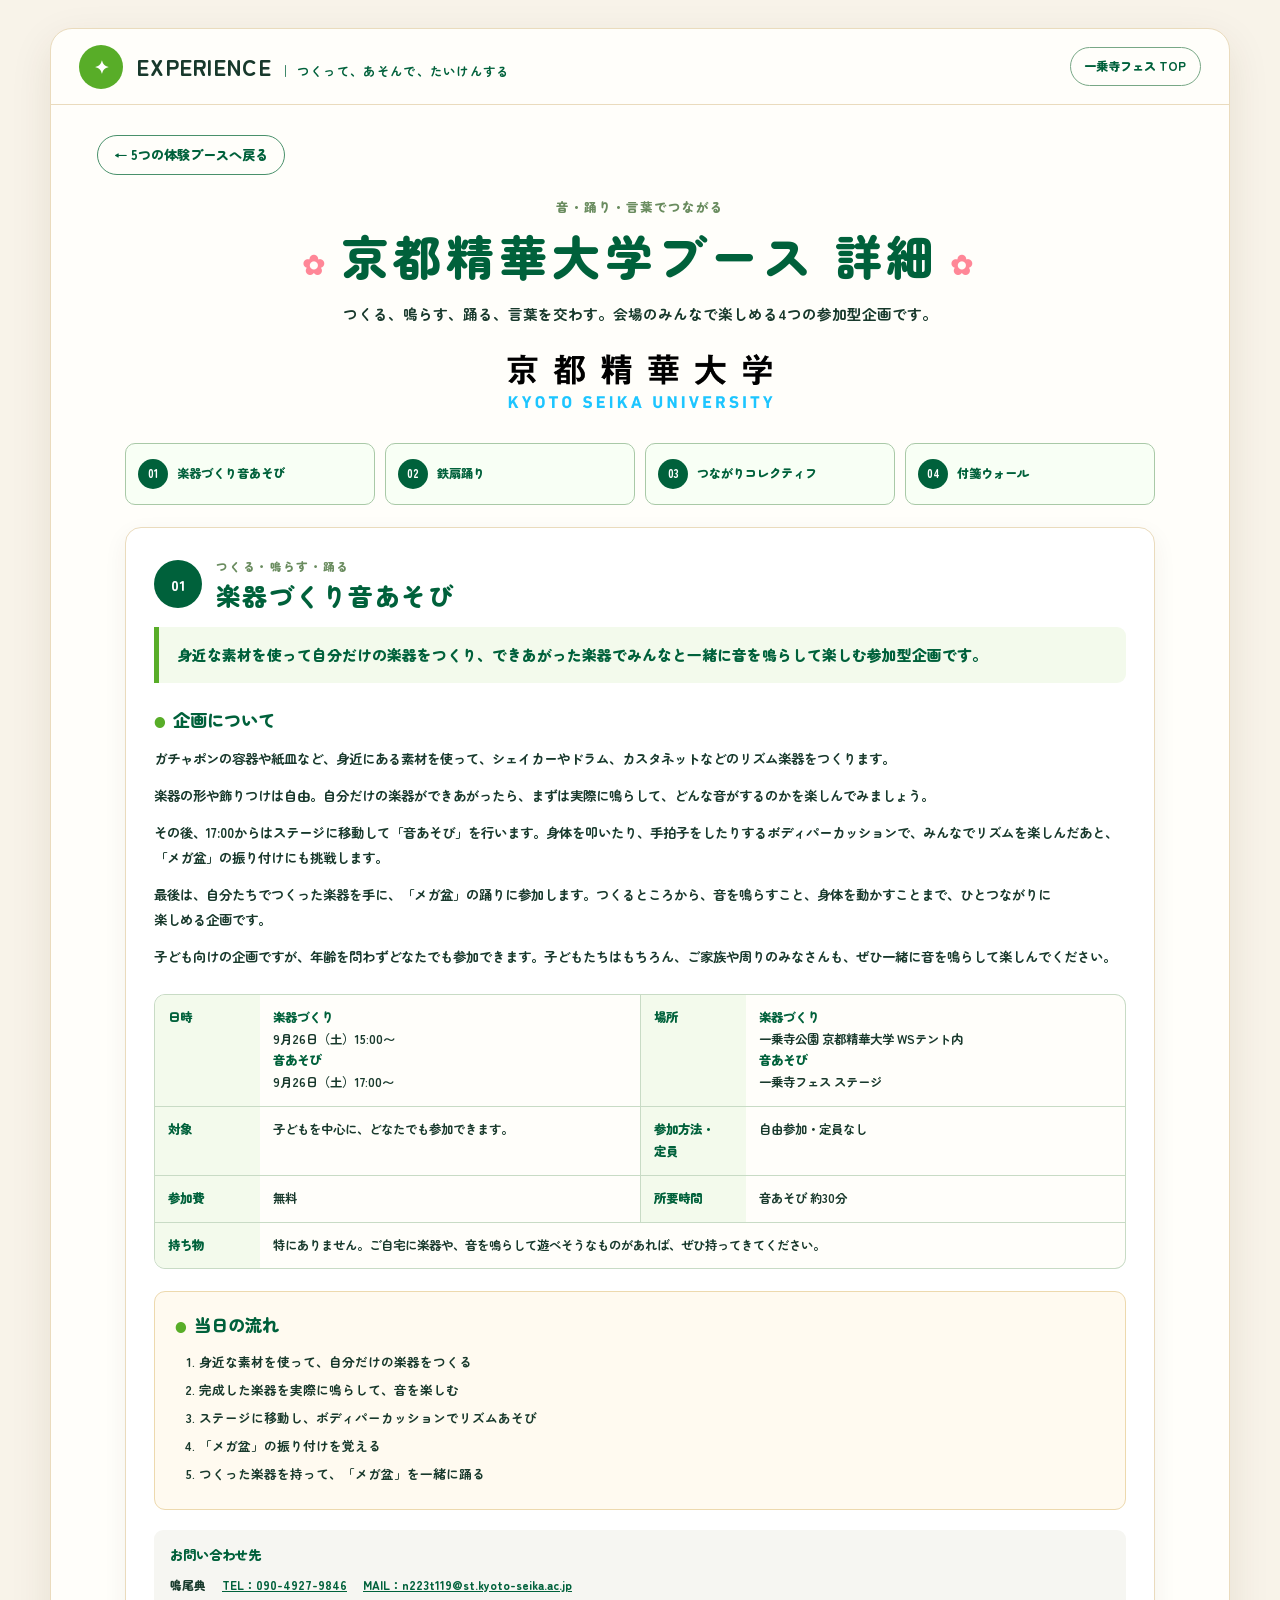
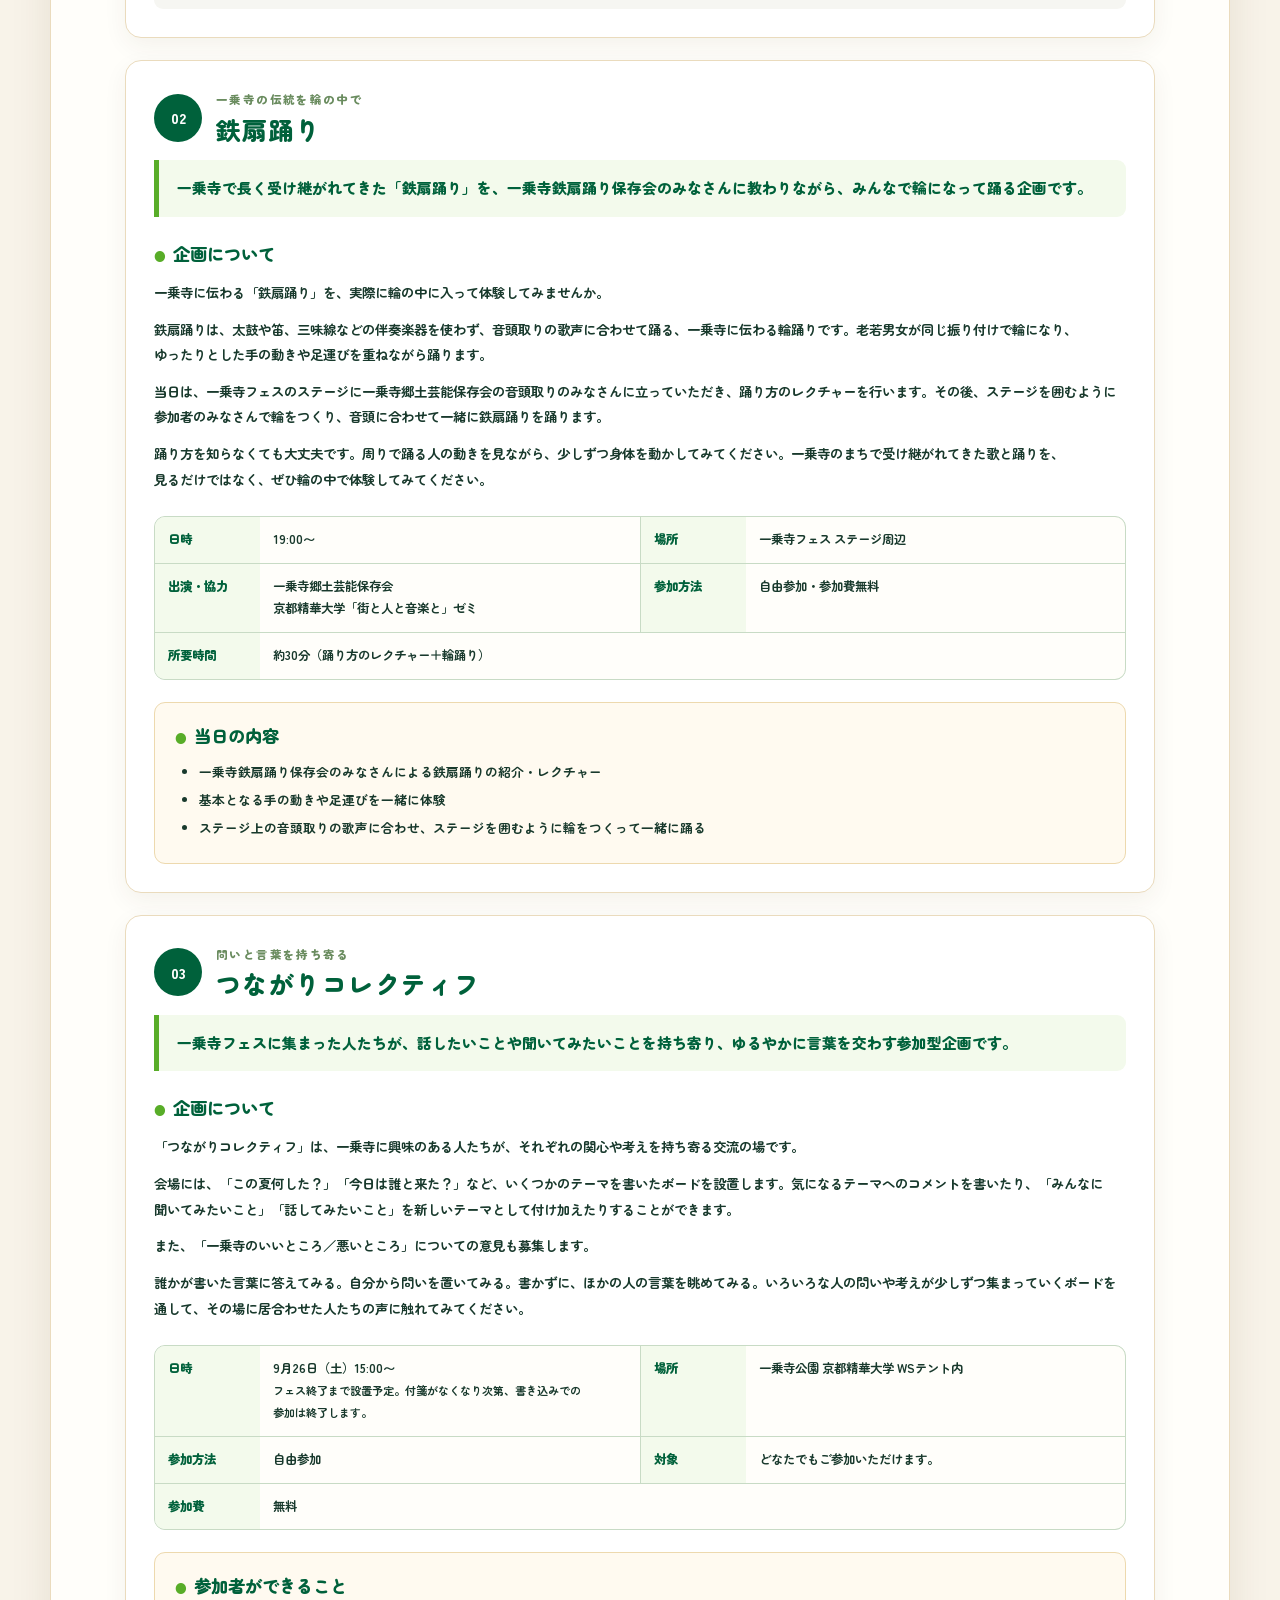
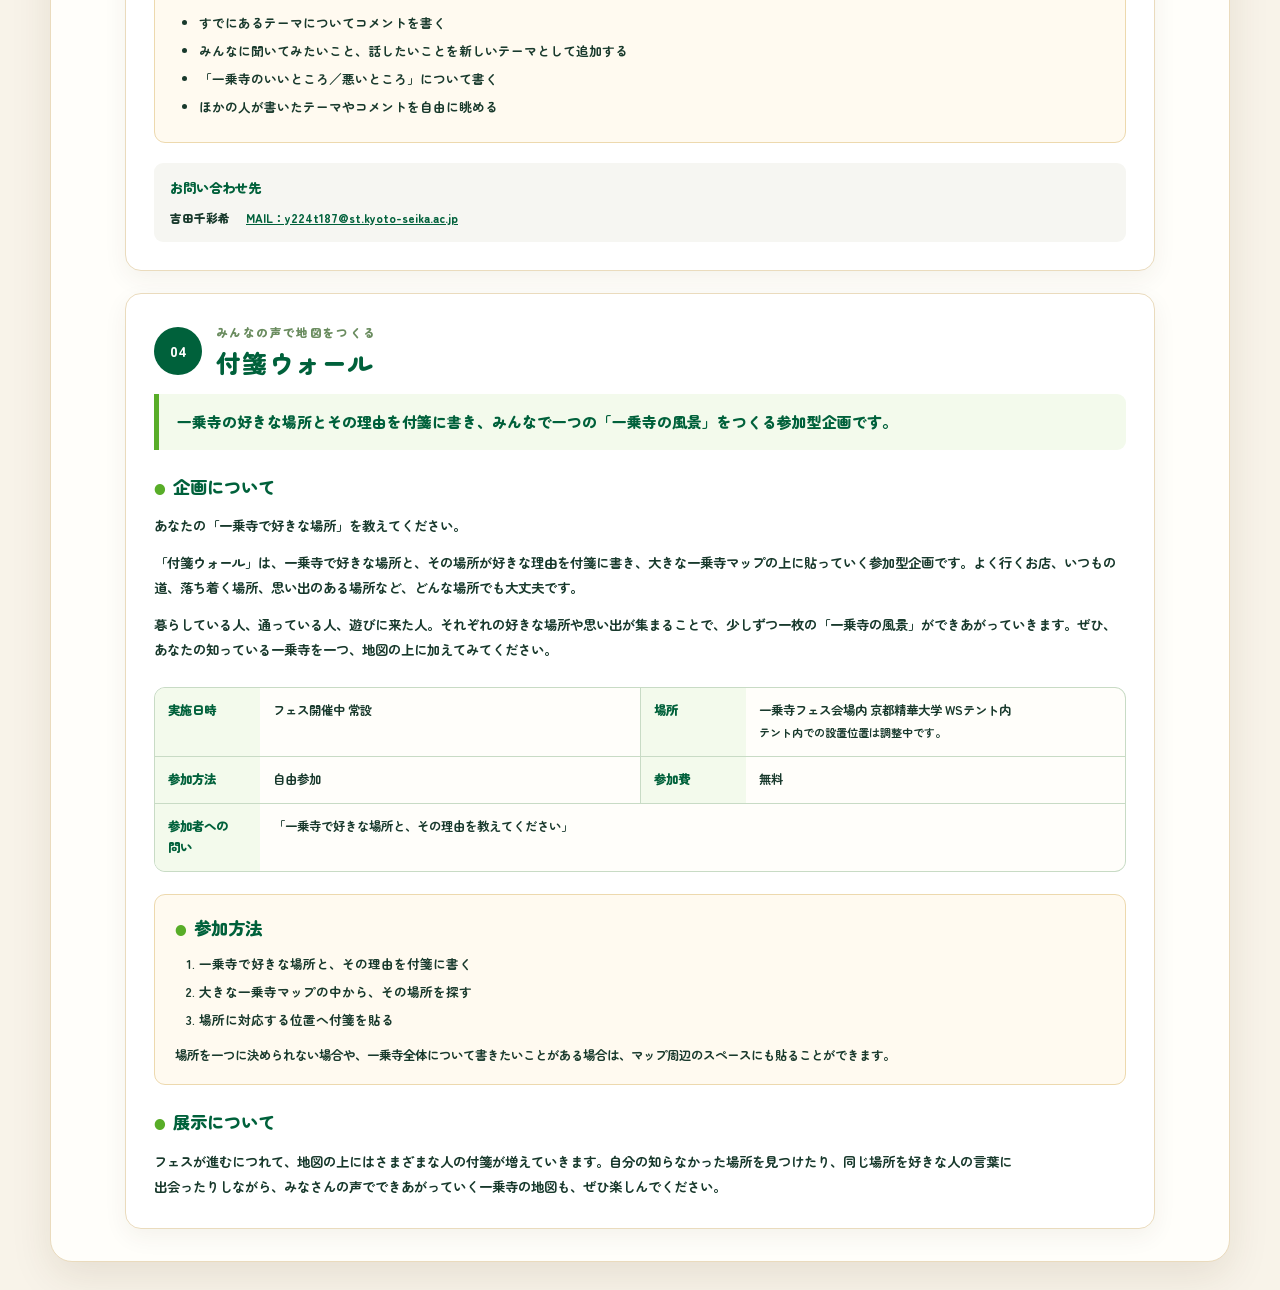
<file: experience/kyoto-seika.html>
<!doctype html>
<html lang="ja">
<head>
  <meta charset="utf-8">
  <meta name="viewport" content="width=device-width, initial-scale=1">
  <link rel="icon" type="image/png" sizes="192x192" href="../assets/favicon.png">
  <link rel="apple-touch-icon" href="../assets/favicon.png">
  <title>京都精華大学ブース｜一乗寺フェス2026</title>
  <meta name="description" content="一乗寺フェス2026 京都精華大学ブース。楽器づくり音あそび、鉄扇踊り、つながりコレクティフ、付箋ウォールの参加案内です。">
  <meta name="robots" content="index, follow, max-image-preview:large">
  <meta name="theme-color" content="#00613b">
  <link rel="canonical" href="http://ichijojifest2026.com/experience/kyoto-seika.html">
  <meta property="og:locale" content="ja_JP"><meta property="og:type" content="website"><meta property="og:site_name" content="一乗寺フェス">
  <meta property="og:title" content="京都精華大学ブース｜一乗寺フェス2026">
  <meta property="og:description" content="楽器づくり音あそび、鉄扇踊り、つながりコレクティフ、付箋ウォールを楽しめる参加型ブースです。">
  <meta property="og:url" content="http://ichijojifest2026.com/experience/kyoto-seika.html">
  <meta property="og:image" content="http://ichijojifest2026.com/assets/ogp-ichijoji-fess.png"><meta property="og:image:alt" content="一乗寺フェス2026">
  <meta name="twitter:card" content="summary_large_image"><meta name="twitter:title" content="京都精華大学ブース｜一乗寺フェス2026"><meta name="twitter:description" content="4つの参加型企画を楽しめる京都精華大学ブースです。"><meta name="twitter:image" content="http://ichijojifest2026.com/assets/ogp-ichijoji-fess.png">
  <link rel="preconnect" href="https://fonts.googleapis.com"><link rel="preconnect" href="https://fonts.gstatic.com" crossorigin>
  <link href="https://fonts.googleapis.com/css2?family=Zen+Maru+Gothic:wght@500;700;900&display=swap" rel="stylesheet"><link rel="stylesheet" href="experience.css?v=20260901-1">
</head>
<body>
  <a class="skip-link" href="#content">本文へ移動</a>
  <div class="experience-page">
    <header class="experience-header"><span class="experience-header__icon" aria-hidden="true">✦</span><div class="experience-header__title">EXPERIENCE <small>｜ つくって、あそんで、たいけんする</small></div><a class="experience-header__home" href="../fess.html">一乗寺フェス TOP</a></header>
    <main class="experience-main" id="content">
      <a class="back-link" href="../fess.html#experience">← 5つの体験ブースへ戻る</a>
      <section class="detail-hero"><p class="detail-hero__kicker">音・踊り・言葉でつながる</p><h1>京都精華大学ブース 詳細</h1><p>つくる、鳴らす、踊る、言葉を交わす。会場のみんなで楽しめる4つの参加型企画です。</p><img class="detail-hero__logo detail-hero__logo--seika" src="../assets/logo-kyoto-seika.webp" alt="KYOTO SEIKA UNIVERSITY"></section>

      <nav class="program-index" aria-label="京都精華大学ブースの企画一覧">
        <a href="#seika-music"><span>01</span>楽器づくり音あそび</a>
        <a href="#seika-tessen"><span>02</span>鉄扇踊り</a>
        <a href="#seika-collectif"><span>03</span>つながりコレクティフ</a>
        <a href="#seika-sticky"><span>04</span>付箋ウォール</a>
      </nav>

      <div class="seika-program-list">
        <article class="seika-program" id="seika-music">
          <header class="seika-program__header"><span>01</span><div><p>つくる・鳴らす・踊る</p><h2>楽器づくり音あそび</h2></div></header>
          <p class="seika-program__lead">身近な素材を使って自分だけの楽器をつくり、できあがった楽器でみんなと一緒に音を鳴らして楽しむ参加型企画です。</p>
          <section class="seika-program__section"><h3>企画について</h3><p>ガチャポンの容器や紙皿など、身近にある素材を使って、シェイカーやドラム、カスタネットなどのリズム楽器をつくります。</p><p>楽器の形や飾りつけは自由。自分だけの楽器ができあがったら、まずは実際に鳴らして、どんな音がするのかを楽しんでみましょう。</p><p>その後、17:00からはステージに移動して「音あそび」を行います。身体を叩いたり、手拍子をしたりするボディパーカッションで、みんなでリズムを楽しんだあと、「メガ盆」の振り付けにも挑戦します。</p><p>最後は、自分たちでつくった楽器を手に、「メガ盆」の踊りに参加します。つくるところから、音を鳴らすこと、身体を動かすことまで、ひとつながりに楽しめる企画です。</p><p>子ども向けの企画ですが、年齢を問わずどなたでも参加できます。子どもたちはもちろん、ご家族や周りのみなさんも、ぜひ一緒に音を鳴らして楽しんでください。</p></section>
          <dl class="program-facts"><div><dt>日時</dt><dd><strong>楽器づくり</strong><br>9月26日（土）15:00〜<br><strong>音あそび</strong><br>9月26日（土）17:00〜</dd></div><div><dt>場所</dt><dd><strong>楽器づくり</strong><br>一乗寺公園 京都精華大学 WSテント内<br><strong>音あそび</strong><br>一乗寺フェス ステージ</dd></div><div><dt>対象</dt><dd>子どもを中心に、どなたでも参加できます。</dd></div><div><dt>参加方法・定員</dt><dd>自由参加・定員なし</dd></div><div><dt>参加費</dt><dd>無料</dd></div><div><dt>所要時間</dt><dd>音あそび 約30分</dd></div><div class="program-facts__wide"><dt>持ち物</dt><dd>特にありません。ご自宅に楽器や、音を鳴らして遊べそうなものがあれば、ぜひ持ってきてください。</dd></div></dl>
          <section class="program-flow"><h3>当日の流れ</h3><ol><li>身近な素材を使って、自分だけの楽器をつくる</li><li>完成した楽器を実際に鳴らして、音を楽しむ</li><li>ステージに移動し、ボディパーカッションでリズムあそび</li><li>「メガ盆」の振り付けを覚える</li><li>つくった楽器を持って、「メガ盆」を一緒に踊る</li></ol></section>
          <address class="program-contact"><strong>お問い合わせ先</strong><span>鳴尾典</span><a href="tel:09049279846">TEL：090-4927-9846</a><a href="mailto:n223t119@st.kyoto-seika.ac.jp">MAIL：n223t119@st.kyoto-seika.ac.jp</a></address>
        </article>

        <article class="seika-program" id="seika-tessen">
          <header class="seika-program__header"><span>02</span><div><p>一乗寺の伝統を輪の中で</p><h2>鉄扇踊り</h2></div></header>
          <p class="seika-program__lead">一乗寺で長く受け継がれてきた「鉄扇踊り」を、一乗寺鉄扇踊り保存会のみなさんに教わりながら、みんなで輪になって踊る企画です。</p>
          <section class="seika-program__section"><h3>企画について</h3><p>一乗寺に伝わる「鉄扇踊り」を、実際に輪の中に入って体験してみませんか。</p><p>鉄扇踊りは、太鼓や笛、三味線などの伴奏楽器を使わず、音頭取りの歌声に合わせて踊る、一乗寺に伝わる輪踊りです。老若男女が同じ振り付けで輪になり、ゆったりとした手の動きや足運びを重ねながら踊ります。</p><p>当日は、一乗寺フェスのステージに一乗寺郷土芸能保存会の音頭取りのみなさんに立っていただき、踊り方のレクチャーを行います。その後、ステージを囲むように参加者のみなさんで輪をつくり、音頭に合わせて一緒に鉄扇踊りを踊ります。</p><p>踊り方を知らなくても大丈夫です。周りで踊る人の動きを見ながら、少しずつ身体を動かしてみてください。一乗寺のまちで受け継がれてきた歌と踊りを、見るだけではなく、ぜひ輪の中で体験してみてください。</p></section>
          <dl class="program-facts"><div><dt>日時</dt><dd>19:00〜</dd></div><div><dt>場所</dt><dd>一乗寺フェス ステージ周辺</dd></div><div><dt>出演・協力</dt><dd>一乗寺郷土芸能保存会<br>京都精華大学「街と人と音楽と」ゼミ</dd></div><div><dt>参加方法</dt><dd>自由参加・参加費無料</dd></div><div class="program-facts__wide"><dt>所要時間</dt><dd>約30分（踊り方のレクチャー＋輪踊り）</dd></div></dl>
          <section class="program-flow"><h3>当日の内容</h3><ul><li>一乗寺鉄扇踊り保存会のみなさんによる鉄扇踊りの紹介・レクチャー</li><li>基本となる手の動きや足運びを一緒に体験</li><li>ステージ上の音頭取りの歌声に合わせ、ステージを囲むように輪をつくって一緒に踊る</li></ul></section>
        </article>

        <article class="seika-program" id="seika-collectif">
          <header class="seika-program__header"><span>03</span><div><p>問いと言葉を持ち寄る</p><h2>つながりコレクティフ</h2></div></header>
          <p class="seika-program__lead">一乗寺フェスに集まった人たちが、話したいことや聞いてみたいことを持ち寄り、ゆるやかに言葉を交わす参加型企画です。</p>
          <section class="seika-program__section"><h3>企画について</h3><p>「つながりコレクティフ」は、一乗寺に興味のある人たちが、それぞれの関心や考えを持ち寄る交流の場です。</p><p>会場には、「この夏何した？」「今日は誰と来た？」など、いくつかのテーマを書いたボードを設置します。気になるテーマへのコメントを書いたり、「みんなに聞いてみたいこと」「話してみたいこと」を新しいテーマとして付け加えたりすることができます。</p><p>また、「一乗寺のいいところ／悪いところ」についての意見も募集します。</p><p>誰かが書いた言葉に答えてみる。自分から問いを置いてみる。書かずに、ほかの人の言葉を眺めてみる。いろいろな人の問いや考えが少しずつ集まっていくボードを通して、その場に居合わせた人たちの声に触れてみてください。</p></section>
          <dl class="program-facts"><div><dt>日時</dt><dd>9月26日（土）15:00〜<br><small>フェス終了まで設置予定。付箋がなくなり次第、書き込みでの参加は終了します。</small></dd></div><div><dt>場所</dt><dd>一乗寺公園 京都精華大学 WSテント内</dd></div><div><dt>参加方法</dt><dd>自由参加</dd></div><div><dt>対象</dt><dd>どなたでもご参加いただけます。</dd></div><div class="program-facts__wide"><dt>参加費</dt><dd>無料</dd></div></dl>
          <section class="program-flow"><h3>参加者ができること</h3><ul><li>すでにあるテーマについてコメントを書く</li><li>みんなに聞いてみたいこと、話したいことを新しいテーマとして追加する</li><li>「一乗寺のいいところ／悪いところ」について書く</li><li>ほかの人が書いたテーマやコメントを自由に眺める</li></ul></section>
          <address class="program-contact"><strong>お問い合わせ先</strong><span>吉田千彩希</span><a href="mailto:y224t187@st.kyoto-seika.ac.jp">MAIL：y224t187@st.kyoto-seika.ac.jp</a></address>
        </article>

        <article class="seika-program" id="seika-sticky">
          <header class="seika-program__header"><span>04</span><div><p>みんなの声で地図をつくる</p><h2>付箋ウォール</h2></div></header>
          <p class="seika-program__lead">一乗寺の好きな場所とその理由を付箋に書き、みんなで一つの「一乗寺の風景」をつくる参加型企画です。</p>
          <section class="seika-program__section"><h3>企画について</h3><p>あなたの「一乗寺で好きな場所」を教えてください。</p><p>「付箋ウォール」は、一乗寺で好きな場所と、その場所が好きな理由を付箋に書き、大きな一乗寺マップの上に貼っていく参加型企画です。よく行くお店、いつもの道、落ち着く場所、思い出のある場所など、どんな場所でも大丈夫です。</p><p>暮らしている人、通っている人、遊びに来た人。それぞれの好きな場所や思い出が集まることで、少しずつ一枚の「一乗寺の風景」ができあがっていきます。ぜひ、あなたの知っている一乗寺を一つ、地図の上に加えてみてください。</p></section>
          <dl class="program-facts"><div><dt>実施日時</dt><dd>フェス開催中 常設</dd></div><div><dt>場所</dt><dd>一乗寺フェス会場内 京都精華大学 WSテント内<br><small>テント内での設置位置は調整中です。</small></dd></div><div><dt>参加方法</dt><dd>自由参加</dd></div><div><dt>参加費</dt><dd>無料</dd></div><div class="program-facts__wide"><dt>参加者への問い</dt><dd>「一乗寺で好きな場所と、その理由を教えてください」</dd></div></dl>
          <section class="program-flow"><h3>参加方法</h3><ol><li>一乗寺で好きな場所と、その理由を付箋に書く</li><li>大きな一乗寺マップの中から、その場所を探す</li><li>場所に対応する位置へ付箋を貼る</li></ol><p>場所を一つに決められない場合や、一乗寺全体について書きたいことがある場合は、マップ周辺のスペースにも貼ることができます。</p></section>
          <section class="seika-program__section"><h3>展示について</h3><p>フェスが進むにつれて、地図の上にはさまざまな人の付箋が増えていきます。自分の知らなかった場所を見つけたり、同じ場所を好きな人の言葉に出会ったりしながら、みなさんの声でできあがっていく一乗寺の地図も、ぜひ楽しんでください。</p></section>
        </article>
      </div>
    </main>
  </div>
</body>
</html>
</file>
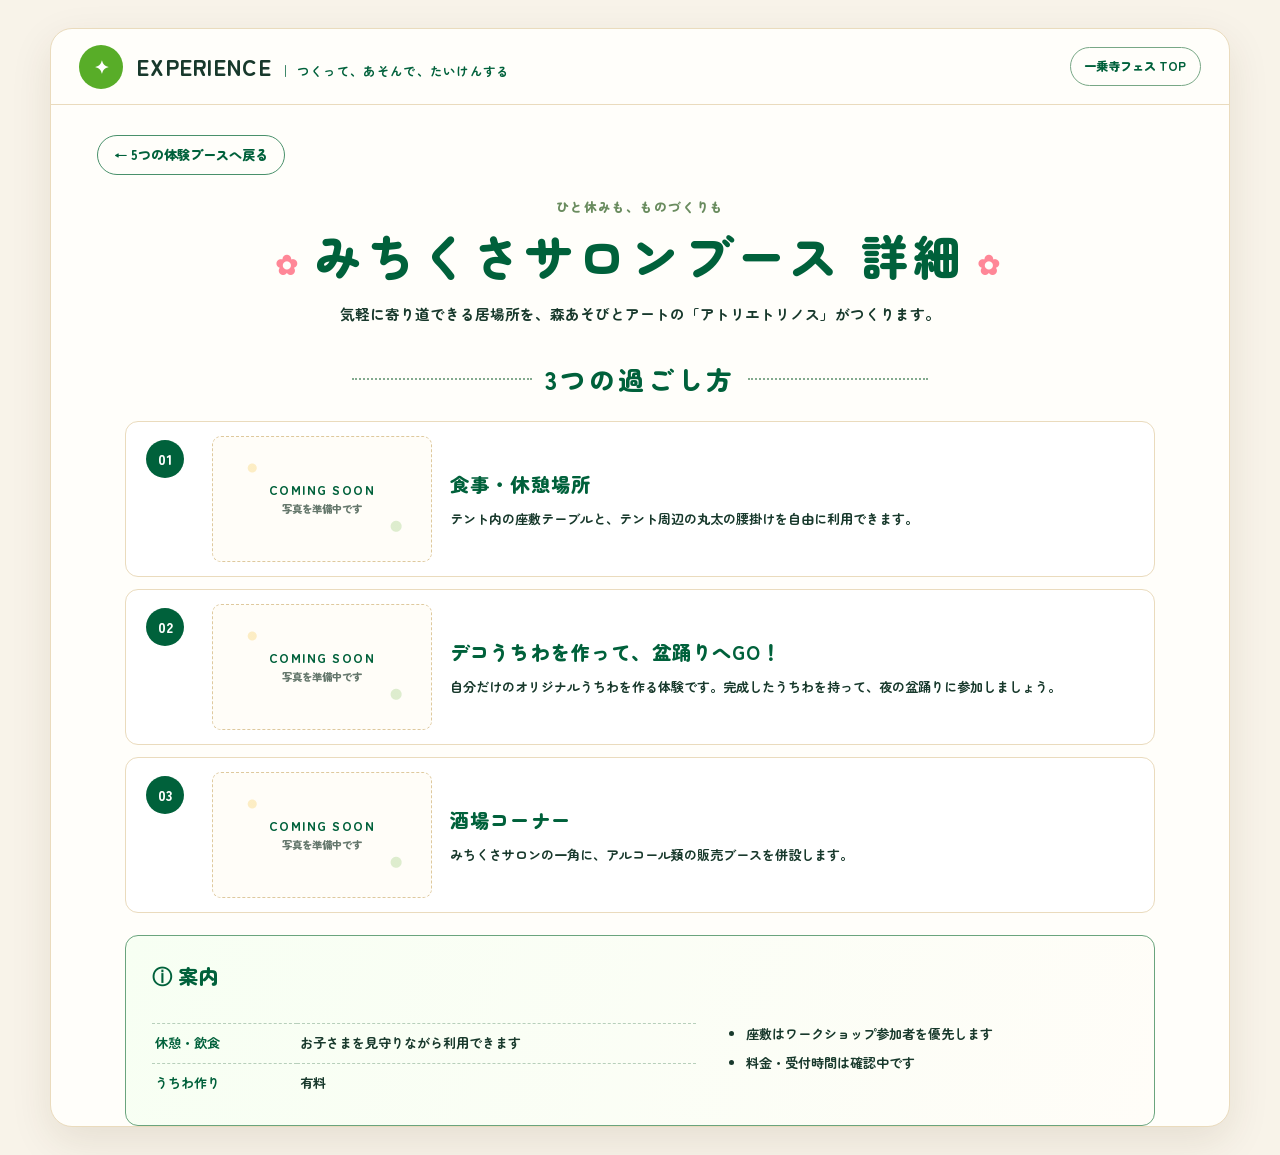
<file: experience/michikusa.html>
<!doctype html>
<html lang="ja">
<head>
  <meta charset="utf-8"><meta name="viewport" content="width=device-width, initial-scale=1">
  <link rel="icon" type="image/png" sizes="192x192" href="../assets/favicon.png"><link rel="apple-touch-icon" href="../assets/favicon.png">
  <title>みちくさサロンブース｜一乗寺フェス2026</title><meta name="description" content="一乗寺フェス2026 みちくさサロンブースの過ごし方と案内です。">
  <meta name="robots" content="index, follow, max-image-preview:large"><meta name="theme-color" content="#00613b">
  <link rel="canonical" href="http://ichijojifest2026.com/experience/michikusa.html">
  <meta property="og:locale" content="ja_JP"><meta property="og:type" content="website"><meta property="og:site_name" content="一乗寺フェス"><meta property="og:title" content="みちくさサロンブース｜一乗寺フェス2026"><meta property="og:description" content="休憩、デコうちわ作り、酒場コーナーを楽しめる寄り道のようなブースです。"><meta property="og:url" content="http://ichijojifest2026.com/experience/michikusa.html"><meta property="og:image" content="http://ichijojifest2026.com/assets/ogp-ichijoji-fess.png"><meta property="og:image:alt" content="一乗寺フェス2026">
  <meta name="twitter:card" content="summary_large_image"><meta name="twitter:title" content="みちくさサロンブース｜一乗寺フェス2026"><meta name="twitter:description" content="休憩、うちわ作り、酒場コーナーを楽しめる寄り道のようなブースです。"><meta name="twitter:image" content="http://ichijojifest2026.com/assets/ogp-ichijoji-fess.png">
  <link rel="preconnect" href="https://fonts.googleapis.com"><link rel="preconnect" href="https://fonts.gstatic.com" crossorigin><link href="https://fonts.googleapis.com/css2?family=Zen+Maru+Gothic:wght@500;700;900&display=swap" rel="stylesheet"><link rel="stylesheet" href="experience.css?v=20260831-2">
</head>
<body>
  <a class="skip-link" href="#content">本文へ移動</a><div class="experience-page">
    <header class="experience-header"><span class="experience-header__icon" aria-hidden="true">✦</span><div class="experience-header__title">EXPERIENCE <small>｜ つくって、あそんで、たいけんする</small></div><a class="experience-header__home" href="../fess.html">一乗寺フェス TOP</a></header>
    <main class="experience-main" id="content"><a class="back-link" href="../fess.html#experience">← 5つの体験ブースへ戻る</a>
      <section class="detail-hero"><p class="detail-hero__kicker">ひと休みも、ものづくりも</p><h1>みちくさサロンブース 詳細</h1><p>気軽に寄り道できる居場所を、森あそびとアートの「アトリエトリノス」がつくります。</p></section>
      <h2 class="detail-section-title">3つの過ごし方</h2>
      <div class="activity-list">
        <article class="activity-card activity-card--media-pending"><span class="activity-card__number">01</span><div class="activity-card__photo activity-card__photo--pending" role="img" aria-label="ブース写真は準備中です"><b>COMING SOON</b><small>写真を準備中です</small></div><div class="activity-card__copy"><h2>食事・休憩場所</h2><p>テント内の座敷テーブルと、テント周辺の丸太の腰掛けを自由に利用できます。</p></div></article>
        <article class="activity-card activity-card--media-pending"><span class="activity-card__number">02</span><div class="activity-card__photo activity-card__photo--pending" role="img" aria-label="ブース写真は準備中です"><b>COMING SOON</b><small>写真を準備中です</small></div><div class="activity-card__copy"><h2>デコうちわを作って、盆踊りへGO！</h2><p>自分だけのオリジナルうちわを作る体験です。完成したうちわを持って、夜の盆踊りに参加しましょう。</p></div></article>
        <article class="activity-card activity-card--media-pending"><span class="activity-card__number">03</span><div class="activity-card__photo activity-card__photo--pending" role="img" aria-label="ブース写真は準備中です"><b>COMING SOON</b><small>写真を準備中です</small></div><div class="activity-card__copy"><h2>酒場コーナー</h2><p>みちくさサロンの一角に、アルコール類の販売ブースを併設します。</p></div></article>
      </div>
      <aside class="info-panel"><h2>ⓘ 案内</h2><dl><dt>休憩・飲食</dt><dd>お子さまを見守りながら利用できます</dd><dt>うちわ作り</dt><dd>有料</dd></dl><ul><li>座敷はワークショップ参加者を優先します</li><li>料金・受付時間は確認中です</li></ul></aside>
    </main></div>
</body>
</html>
</file>
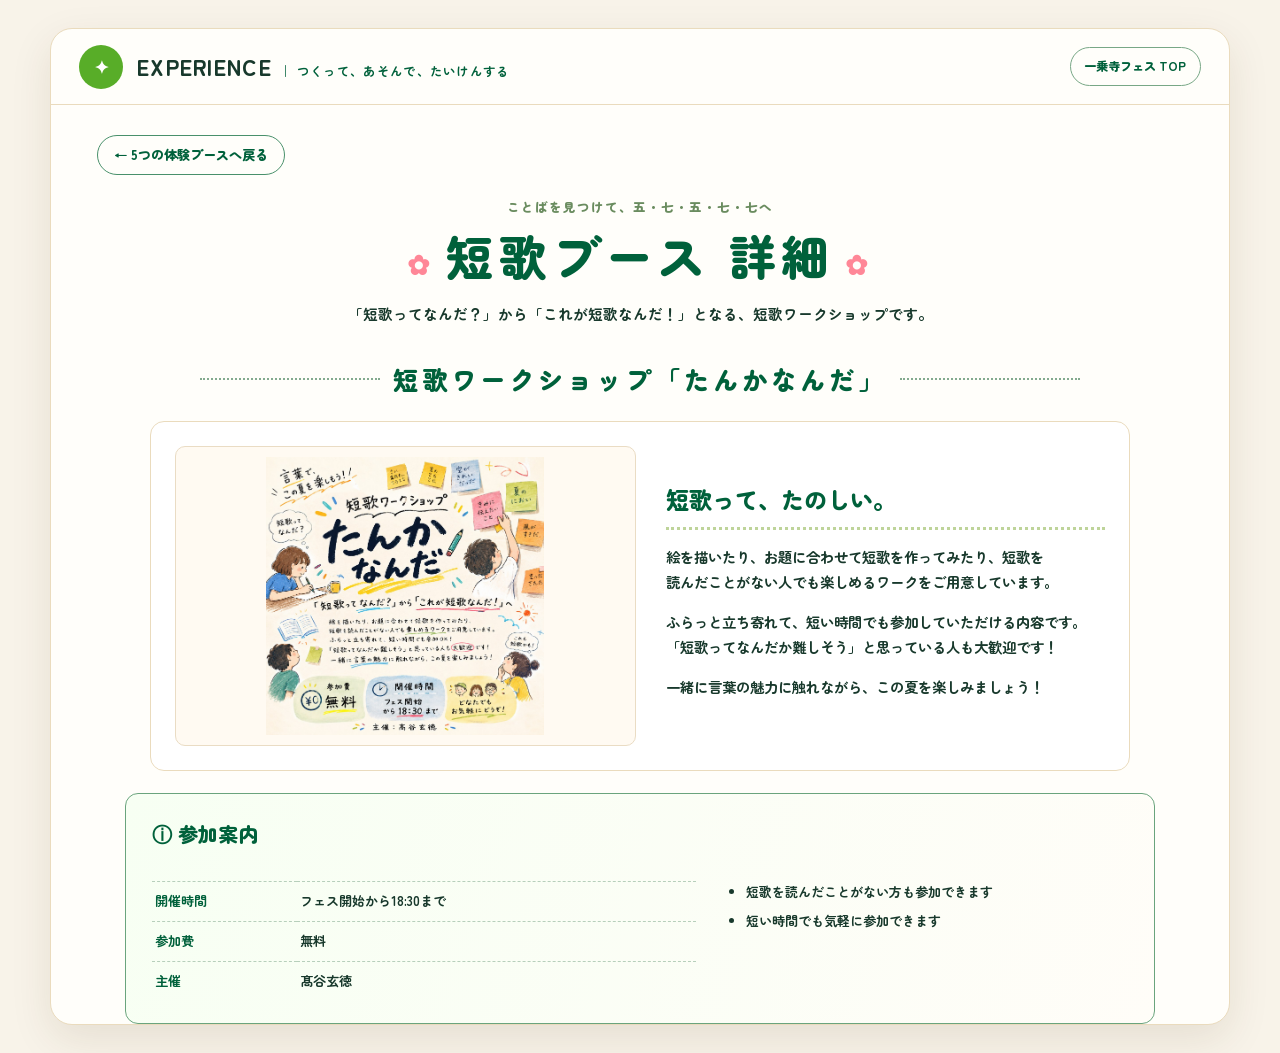
<file: experience/tanka.html>
<!doctype html>
<html lang="ja">
<head>
  <meta charset="utf-8"><meta name="viewport" content="width=device-width, initial-scale=1">
  <link rel="icon" type="image/png" sizes="192x192" href="../assets/favicon.png"><link rel="apple-touch-icon" href="../assets/favicon.png">
  <title>短歌ブース｜一乗寺フェス2026</title><meta name="description" content="一乗寺フェス2026 短歌ワークショップ『たんかなんだ』の参加案内です。">
  <meta name="robots" content="index, follow, max-image-preview:large"><meta name="theme-color" content="#00613b">
  <link rel="canonical" href="http://ichijojifest2026.com/experience/tanka.html">
  <meta property="og:locale" content="ja_JP"><meta property="og:type" content="website"><meta property="og:site_name" content="一乗寺フェス"><meta property="og:title" content="短歌ブース｜一乗寺フェス2026"><meta property="og:description" content="初めてでも気軽に楽しめる短歌ワークショップ『たんかなんだ』の参加案内です。"><meta property="og:url" content="http://ichijojifest2026.com/experience/tanka.html"><meta property="og:image" content="http://ichijojifest2026.com/assets/experience-tanka-workshop.jpg"><meta property="og:image:alt" content="短歌ワークショップ『たんかなんだ』の案内イラスト">
  <meta name="twitter:card" content="summary_large_image"><meta name="twitter:title" content="短歌ブース｜一乗寺フェス2026"><meta name="twitter:description" content="短歌ワークショップ『たんかなんだ』の参加案内です。"><meta name="twitter:image" content="http://ichijojifest2026.com/assets/experience-tanka-workshop.jpg">
  <link rel="preconnect" href="https://fonts.googleapis.com"><link rel="preconnect" href="https://fonts.gstatic.com" crossorigin><link href="https://fonts.googleapis.com/css2?family=Zen+Maru+Gothic:wght@500;700;900&display=swap" rel="stylesheet"><link rel="stylesheet" href="experience.css?v=20260831-1">
</head>
<body>
  <a class="skip-link" href="#content">本文へ移動</a><div class="experience-page">
    <header class="experience-header"><span class="experience-header__icon" aria-hidden="true">✦</span><div class="experience-header__title">EXPERIENCE <small>｜ つくって、あそんで、たいけんする</small></div><a class="experience-header__home" href="../fess.html">一乗寺フェス TOP</a></header>
    <main class="experience-main" id="content"><a class="back-link" href="../fess.html#experience">← 5つの体験ブースへ戻る</a>
      <section class="detail-hero"><p class="detail-hero__kicker">ことばを見つけて、五・七・五・七・七へ</p><h1>短歌ブース 詳細</h1><p>「短歌ってなんだ？」から「これが短歌なんだ！」となる、短歌ワークショップです。</p></section>
      <h2 class="detail-section-title">短歌ワークショップ「たんかなんだ」</h2>
      <article class="single-feature"><img src="../assets/experience-tanka-workshop.jpg" alt="短歌ワークショップ『たんかなんだ』の案内イラスト"><div class="single-feature__copy"><h2>短歌って、たのしい。</h2><p>絵を描いたり、お題に合わせて短歌を作ってみたり、短歌を読んだことがない人でも楽しめるワークをご用意しています。</p><p>ふらっと立ち寄れて、短い時間でも参加していただける内容です。「短歌ってなんだか難しそう」と思っている人も大歓迎です！</p><p>一緒に言葉の魅力に触れながら、この夏を楽しみましょう！</p></div></article>
      <aside class="info-panel"><h2>ⓘ 参加案内</h2><dl><dt>開催時間</dt><dd>フェス開始から18:30まで</dd><dt>参加費</dt><dd>無料</dd><dt>主催</dt><dd>髙谷玄徳</dd></dl><ul><li>短歌を読んだことがない方も参加できます</li><li>短い時間でも気軽に参加できます</li></ul></aside>
    </main></div>
</body>
</html>
</file>
<file: fess-redesign.css>
:root {
  --font-round: "Zen Maru Gothic", "Hiragino Maru Gothic ProN", "Yu Gothic", Meiryo, sans-serif;
  --ink: #19392d;
  --green: #00613b;
  --green-2: #17834d;
  --cream: #fffdf7;
  --paper: #fffefa;
  --line: #eadfc9;
  --yellow: #ffe925;
  --orange: #ff9900;
  --pink: #ff6785;
  --blue: #56b9dc;
  --purple: #8172e6;
  --shadow: 0 14px 42px rgba(69, 45, 14, .10);
  --radius: 22px;
  --max: 1180px;
}

* { box-sizing: border-box; }
html { scroll-behavior: smooth; scroll-padding-top: 92px; }
body { margin: 0; color: var(--ink); background: #f8f3e9; font-family: var(--font-round); line-height: 1.75; }
img { display: block; max-width: 100%; }
a { color: inherit; text-decoration: none; }
button { font: inherit; }
h1, h2, h3, h4, p { margin-top: 0; }
.sr-only { position: absolute; width: 1px; height: 1px; padding: 0; margin: -1px; overflow: hidden; clip: rect(0,0,0,0); white-space: nowrap; border: 0; }
.skip-link { position: fixed; left: 1rem; top: -4rem; z-index: 100; padding: .75rem 1rem; color: white; background: var(--green); border-radius: 0 0 10px 10px; }
.skip-link:focus { top: 0; }

.site-header { position: sticky; top: 0; z-index: 50; min-height: 74px; display: flex; align-items: center; justify-content: space-between; gap: 2rem; padding: 12px max(24px, calc((100vw - var(--max)) / 2)); background: rgba(255,253,247,.94); border-bottom: 1px solid rgba(0,97,59,.12); backdrop-filter: blur(14px); }
.wordmark { font-family: var(--font-round); color: var(--green); font-weight: 800; font-size: 1.55rem; letter-spacing: .08em; }
.site-nav { display: flex; align-items: center; gap: 1.45rem; font-size: .84rem; font-weight: 700; }
.site-nav a { padding: .55rem 0; border-bottom: 2px solid transparent; }
.site-nav a:hover, .site-nav a:focus-visible { color: var(--green-2); border-color: var(--yellow); }
.site-nav__accent { padding: .55rem 1rem !important; color: white; background: var(--green); border-radius: 7px; }
.menu-button { display: none; width: 44px; height: 44px; padding: 10px; background: transparent; border: 0; }
.menu-button__line { display: block; width: 100%; height: 2px; margin: 6px 0; background: var(--green); transition: .2s; }

.hero { position: relative; min-height: 720px; overflow: hidden; background: radial-gradient(circle at 50% 15%, white 0 18%, transparent 48%), linear-gradient(180deg, #fffdf7, #fffaf0); }
.hero::before, .hero::after { content: ""; position: absolute; width: 320px; height: 320px; border-radius: 42% 58% 55% 45%; opacity: .72; filter: blur(1px); }
.hero::before { left: -120px; top: 110px; background: #ffe44f; transform: rotate(-22deg); }
.hero::after { right: -95px; top: 165px; background: #c6e8f3; transform: rotate(18deg); }
.hero__patterns::before, .hero__patterns::after { content: ""; position: absolute; z-index: 1; width: 250px; height: 150px; opacity: .6; background-image: radial-gradient(circle at 50% 100%, transparent 14px, #f3ce68 15px, #f3ce68 17px, transparent 18px); background-size: 34px 17px; }
.hero__patterns::before { right: 4%; top: 10px; transform: rotate(7deg); }
.hero__patterns::after { left: 13%; top: -55px; transform: rotate(-8deg); }
.hero__content { position: relative; z-index: 4; width: min(var(--max), calc(100% - 48px)); min-height: 390px; margin: 0 auto; padding-top: 44px; display: grid; grid-template-columns: 220px 1fr 220px; align-items: start; }
.hero__copy { grid-column: 2; text-align: center; }
.hero__kicker { margin-bottom: .2rem; font-family: var(--font-round); color: var(--green); font-weight: 700; letter-spacing: .28em; }
.hero h1 { margin-bottom: .1rem; font-family: var(--font-round); color: var(--green); font-size: clamp(3.7rem, 7vw, 6.2rem); font-weight: 700; line-height: 1.15; letter-spacing: .05em; }
.hero__tagline { margin-bottom: 1.05rem; color: var(--green); font-family: var(--font-round); font-size: clamp(1.1rem, 2vw, 1.55rem); font-weight: 800; letter-spacing: .15em; }
.hero__lead { max-width: 620px; margin: 0 auto; font-size: .94rem; font-weight: 600; }
.event-facts { grid-column: 1; grid-row: 1; display: flex; flex-direction: column; align-items: flex-start; margin-top: 62px; color: var(--green); font-family: var(--font-round); }
.event-facts__year { margin-left: 8px; font-size: .85rem; letter-spacing: .28em; }
.event-facts__date { display: flex; align-items: center; gap: .55rem; font-size: 3.45rem; font-weight: 500; line-height: 1; }
.event-facts__date small { display: grid; place-items: center; width: 31px; height: 31px; color: white; background: #0782c4; border-radius: 50%; font-family: var(--font-round); font-size: .85rem; }
.event-facts__time { margin: .9rem 0 .4rem; padding: 0 .35rem; color: var(--ink); background: linear-gradient(transparent 55%, var(--yellow) 55%); font-family: var(--font-round); font-size: 1.45rem; font-weight: 800; }
.event-facts__place { font-size: 1.25rem; font-weight: 800; }
.event-facts__rain { font-family: var(--font-round); font-size: .78rem; }
.hero-scene { position: absolute; z-index: 3; inset: auto 0 0; height: 420px; }
.hero-scene::before { content: ""; position: absolute; inset: 16% 0 0; background: radial-gradient(ellipse at 50% 100%, #cce99b 0 40%, transparent 41%), linear-gradient(158deg, transparent 0 28%, #9bd79f 29% 58%, #6fc798 59% 100%); clip-path: polygon(0 46%, 8% 32%, 20% 40%, 34% 22%, 48% 43%, 63% 16%, 77% 31%, 90% 12%, 100% 28%, 100% 100%, 0 100%); }
.hero-scene__hills { position: absolute; z-index: 1; left: -3%; bottom: -14%; width: 106%; height: 68%; object-fit: fill; }
.hero-scene__stage { position: absolute; z-index: 4; left: 50%; bottom: 40px; width: 250px; transform: translateX(-50%); }
.hero-scene__stall { position: absolute; z-index: 3; bottom: 58px; width: 175px; }
.hero-scene__stall--left { left: 7%; }
.hero-scene__stall--right { right: 7%; }
.hero-scene__people { position: absolute; z-index: 5; bottom: 35px; width: 200px; max-height: 180px; object-fit: contain; object-position: bottom; }
.hero-scene__people--left { left: 22%; }
.hero-scene__people--center { left: 50%; width: 150px; transform: translateX(-50%); }
.hero-scene__people--right { right: 21%; }
.hero-scene__tree { position: absolute; z-index: 2; bottom: 62px; width: 90px; max-height: 170px; object-fit: contain; object-position: bottom; }
.hero-scene__tree--one { left: 2%; }.hero-scene__tree--two { left: 40%; }.hero-scene__tree--three { right: 2%; }

.about { padding: 90px max(24px, calc((100vw - 800px) / 2)); text-align: center; background: var(--paper); }
.section-kicker { margin-bottom: .3rem; color: var(--orange); font-weight: 800; letter-spacing: .25em; }
.about h2 { margin-bottom: 1rem; color: var(--green); font-family: var(--font-round); font-size: clamp(1.8rem, 4vw, 2.7rem); }
.about p:last-child { max-width: 750px; margin: 0 auto; }
.guide { position: relative; padding: 76px 24px 130px; background: linear-gradient(180deg, #fffefa, #f8fff5); overflow: hidden; }
.guide::after {
  content: "";
  position: absolute;
  left: 0;
  right: 0;
  bottom: 0;
  height: 110px;
  background-image:
    url("assets/ichijojifes/decorations/tree-round-full.png"),
    url("assets/ichijojifes/people/family-in-yukata.png"),
    url("assets/ichijojifes/decorations/bush-light-wide.png"),
    url("assets/ichijojifes/decorations/tree-conifer.png"),
    url("assets/ichijojifes/decorations/festival-stage-and-lanterns.png");
  background-repeat: no-repeat;
  background-position: 2% bottom, 18% bottom, 50% bottom, 82% bottom, 98% bottom;
  background-size: auto 100px, auto 86px, auto 35px, auto 92px, auto 98px;
  opacity: .95;
}
.section-heading { display: flex; align-items: center; gap: 1rem; color: var(--green); }
.section-heading--center { justify-content: center; text-align: center; }
.section-heading span { color: #f6cdd5; font-size: .72rem; }
.section-heading h2 { margin: 0; font-family: var(--font-round); font-size: 2rem; letter-spacing: .12em; }
.section-heading p { margin: .15rem 0 1.5rem; font-size: .8rem; font-weight: 700; }
.guide-nav { position: relative; z-index: 2; display: grid; gap: 10px; width: min(780px, 100%); margin: 0 auto; }
.guide-nav a { display: grid; grid-template-columns: 44px 1fr auto; gap: 14px; align-items: center; min-height: 68px; padding: 10px 18px; background: rgba(255,255,255,.92); border: 1px solid var(--line); border-radius: 10px; box-shadow: 0 5px 18px rgba(60,50,30,.05); transition: transform .18s, box-shadow .18s; }
.guide-nav a:hover, .guide-nav a:focus-visible { transform: translateY(-2px); box-shadow: 0 9px 24px rgba(60,50,30,.10); }
.guide-nav b, .guide-nav small { display: block; }
.guide-nav b { font-size: .97rem; }.guide-nav small { font-size: .75rem; }
.guide-nav i { color: var(--green); font-size: 1.4rem; font-style: normal; }
.round-icon { display: inline-grid; place-items: center; flex: 0 0 auto; width: 44px; height: 44px; color: white; border-radius: 50%; font-style: normal; font-weight: 900; }
.round-icon--orange { background: var(--orange); }.round-icon--green { background: #57ad27; }.round-icon--pink { background: var(--pink); }.round-icon--blue { background: var(--blue); }.round-icon--purple { background: var(--purple); }

.content-section { width: min(var(--max), calc(100% - 40px)); margin: 42px auto; background: var(--paper); border: 1px solid var(--line); border-radius: var(--radius); box-shadow: var(--shadow); overflow: hidden; }
.content-section__bar { position: sticky; top: 74px; z-index: 12; display: flex; align-items: center; gap: 18px; min-height: 82px; padding: 15px 28px; background: rgba(255,254,250,.96); border-bottom: 1px solid var(--line); backdrop-filter: blur(12px); }
.content-section__bar h2 { margin: 0; color: #192b26; font-size: 1.55rem; letter-spacing: .05em; }
.content-section__bar h2 small { color: var(--green); font-size: .92rem; }
.content-section__bar > a { margin-left: auto; color: var(--green); font-size: 1.5rem; }
.content-section__body { position: relative; padding: 42px 36px 80px; }
.content-section__body::after {
  content: "";
  display: block;
  position: absolute;
  left: 0;
  right: 0;
  bottom: 0;
  height: 88px;
  background-image:
    url("assets/ichijojifes/decorations/tree-conifer.png"),
    url("assets/ichijojifes/decorations/bush-light-small.png"),
    url("assets/ichijojifes/decorations/tree-round-bright.png"),
    url("assets/ichijojifes/decorations/bush-light-with-flowers.png");
  background-repeat: no-repeat;
  background-position: 3% bottom, 29% bottom, 94% bottom, 68% bottom;
  background-size: auto 68px, auto 24px, auto 76px, auto 28px;
  pointer-events: none;
}
.intro-block { display: grid; grid-template-columns: 145px 1fr 145px; align-items: center; gap: 30px; max-width: 980px; margin: 0 auto 34px; text-align: center; }
.intro-block > img { width: 100%; height: 145px; object-fit: contain; }
.intro-block h3 { margin-bottom: .65rem; color: var(--green); font-family: var(--font-round); font-size: clamp(1.45rem, 3vw, 2.2rem); line-height: 1.45; letter-spacing: .08em; }
.intro-block p { max-width: 650px; margin: 0 auto; font-size: .92rem; }
.intro-block--food > img { height: 105px; }
.info-chip { display: inline-flex; flex-wrap: wrap; gap: .55rem; align-items: center; margin-top: 1.2rem !important; padding: .62rem 1rem; background: #fff9e8; border: 1px solid #f0c869; border-radius: 9px; font-size: 1.05rem !important; }
.info-chip b { color: #684200; }.info-chip small { font-size: .75rem; }
.subheading { display: flex; align-items: center; justify-content: center; gap: .8rem; margin: 38px 0 24px; color: var(--green); font-family: var(--font-round); font-size: 1.55rem; letter-spacing: .16em; }
.subheading::before, .subheading::after { content: ""; width: min(230px, 23vw); border-top: 2px dotted #78ab99; }
.vendor-grid { display: grid; grid-template-columns: repeat(2, 1fr); gap: 14px; }
.vendor-card { display: grid; grid-template-columns: 155px 1fr; gap: 18px; min-height: 150px; padding: 14px; background: white; border: 1px solid var(--line); border-radius: 11px; }
.vendor-card img { width: 100%; height: 120px; object-fit: contain; background: #fffdf8; border-radius: 8px; }
.vendor-card div { align-self: center; }
.vendor-card span { display: inline-grid; place-items: center; width: 25px; height: 25px; margin-right: .4rem; color: white; background: var(--green); border-radius: 50%; font-size: .72rem; font-weight: 800; vertical-align: middle; }
.vendor-card h4 { display: inline; color: var(--green); font-size: 1.05rem; }
.vendor-card p { margin: .75rem 0 0; padding-top: .55rem; border-top: 2px dotted #ead9b7; font-size: .8rem; }
.section-note { margin: 25px 0 0; text-align: center; font-size: .76rem; }

.feature-card { padding: 30px; background: linear-gradient(135deg, #f6fff1, #fffdf7); border: 1px solid #cfdfbd; border-radius: 16px; }
.feature-card__title { text-align: center; }.feature-card__title span, .experience-card span { color: var(--green-2); font-size: .75rem; font-weight: 800; letter-spacing: .12em; }.feature-card__title h3 { margin: .2rem 0; color: var(--green); font-family: var(--font-round); font-size: 1.8rem; }.feature-card__title p { font-size: .8rem; }
.mini-card-grid { display: grid; grid-template-columns: repeat(3, 1fr); gap: 14px; margin-top: 22px; }
.mini-card-grid article { position: relative; padding: 24px 20px 18px; background: white; border: 1px solid var(--line); border-radius: 10px; }
.mini-card-grid b { position: absolute; top: -12px; left: 18px; display: grid; place-items: center; width: 33px; height: 33px; color: white; background: var(--green); border-radius: 50%; }
.mini-card-grid h4 { margin-bottom: .5rem; color: var(--green); }.mini-card-grid p { margin: 0; font-size: .8rem; }.feature-card__note { margin: 18px 0 0; text-align: center; font-size: .75rem; }
.experience-grid { display: grid; grid-template-columns: repeat(2, 1fr); gap: 16px; margin-top: 18px; }
.experience-card { display: grid; grid-template-columns: 180px 1fr; gap: 20px; padding: 16px; background: white; border: 1px solid var(--line); border-radius: 12px; }
.experience-card img { width: 100%; height: 180px; object-fit: contain; border-radius: 8px; }.experience-card div { align-self: center; }.experience-card h3 { margin: .25rem 0 .6rem; color: var(--green); font-family: var(--font-round); font-size: 1.25rem; }.experience-card p { margin: 0; font-size: .8rem; }

.dance-grid { display: grid; grid-template-columns: repeat(3, 1fr); gap: 18px; }
.dance-card { position: relative; padding: 26px 20px 20px; text-align: center; background: white; border: 1px solid var(--line); border-radius: 12px; }
.dance-card__number { position: absolute; top: -14px; left: 50%; display: grid; place-items: center; width: 32px; height: 32px; color: white; background: var(--green); border-radius: 50%; transform: translateX(-50%); font-weight: 800; }
.dance-card time { display: block; color: var(--green); font-family: var(--font-round); font-size: 1.55rem; font-weight: 800; }.dance-card h3 { min-height: 60px; color: var(--green); font-family: var(--font-round); font-size: 1.3rem; }.dance-card img { width: 100%; height: 190px; object-fit: contain; background: #fffdf8; border-radius: 8px; }.dance-card p { margin: 1rem 0 0; text-align: left; font-size: .82rem; }
.dance-story { margin-top: 25px; }.dance-story > div { display: grid; grid-template-columns: 1fr auto 1fr auto 1fr; gap: 18px; align-items: center; }.dance-story figure { margin: 0; text-align: center; }.dance-story figure img { width: 100%; height: 160px; object-fit: contain; }.dance-story figcaption { color: var(--green); font-family: var(--font-round); font-weight: 800; }.dance-story > div > span { color: var(--orange); font-size: 2rem; }

.timetable-body { max-width: 980px; margin: 0 auto; }
.timeline { display: grid; gap: 12px; padding: 0; list-style: none; }
.timeline li { display: grid; grid-template-columns: 130px 110px 1fr; gap: 24px; align-items: center; min-height: 110px; padding: 14px 24px; background: white; border: 1px solid var(--line); border-radius: 12px; }
.timeline time { padding: .35rem .65rem; color: var(--green); background: #eaf5e5; border-radius: 10px; font-family: var(--font-round); font-size: 1.45rem; font-weight: 800; text-align: center; }.timeline img { width: 100%; height: 78px; object-fit: contain; }.timeline h3 { margin: 0; color: var(--ink); font-size: 1.08rem; }.timeline p { margin: .25rem 0 0; font-size: .78rem; }

.access-grid { display: grid; grid-template-columns: 1.45fr .8fr; gap: 24px; }.access-map { width: 100%; height: 420px; object-fit: cover; border: 1px solid var(--line); border-radius: 14px; }.access-info { padding: 25px; background: white; border: 1px solid var(--line); border-radius: 14px; }.access-info h3, .notice-grid h3 { color: var(--green); }.access-info h4 { margin: 1.3rem 0 .2rem; color: var(--green-2); }.access-info p { font-size: .88rem; }
.notice-grid { display: grid; grid-template-columns: .8fr 1.1fr 1fr; gap: 16px; margin-top: 22px; }.notice-grid article { padding: 20px; background: white; border: 1px solid var(--line); border-radius: 12px; }.notice-grid p, .notice-grid li { font-size: .8rem; }.notice-grid ul { padding-left: 1.2rem; }.notice-grid img { width: 100%; height: 145px; object-fit: cover; border-radius: 8px; }
.rain-notice { display: grid; grid-template-columns: 180px 1fr; gap: 24px; align-items: center; padding: 20px 28px; background: #eef8ff; border: 1px solid #a9d7ef; border-radius: 12px; }.rain-notice strong { color: #0876bf; font-family: var(--font-round); font-size: 1.7rem; }.rain-notice p { margin: 0; font-size: .85rem; }
.faq-grid { display: grid; grid-template-columns: repeat(2, 1fr); gap: 12px; }.faq-grid details { padding: 16px 18px; background: white; border: 1px solid var(--line); border-radius: 10px; }.faq-grid summary { color: var(--green); font-weight: 800; cursor: pointer; }.faq-grid summary b { display: inline-grid; place-items: center; width: 26px; height: 26px; margin-right: .5rem; color: white; background: var(--green); border-radius: 50%; font-size: .7rem; }.faq-grid p { margin: 12px 0 0; padding-top: 12px; border-top: 1px dotted var(--line); font-size: .8rem; }
.name-grid { display: grid; grid-template-columns: repeat(5, 1fr); border: 1px solid var(--line); border-radius: 10px; overflow: hidden; }.name-grid div { display: grid; place-items: center; min-height: 92px; padding: 15px; background: white; border-right: 1px solid var(--line); font-size: .85rem; font-weight: 700; text-align: center; }.name-grid div:last-child { border-right: 0; }.name-grid--two { grid-template-columns: repeat(2, 1fr); max-width: 760px; margin: 0 auto; }
.thanks-card { display: grid; grid-template-columns: 230px 1fr; gap: 30px; align-items: center; max-width: 900px; margin: 34px auto 0; padding: 24px; background: linear-gradient(100deg, #fff4cc, #fffdf7); border-radius: 16px; }.thanks-card img { width: 100%; height: 180px; object-fit: contain; }.thanks-card h3 { color: var(--green); font-family: var(--font-round); }
.volunteer-cta {
  display: inline-flex;
  align-items: center;
  justify-content: center;
  gap: .55rem;
  min-height: 48px;
  margin-top: .35rem;
  padding: .72rem 1.25rem;
  color: white;
  font-size: .86rem;
  font-weight: 900;
  text-decoration: none;
  background: var(--green);
  border: 2px solid var(--green);
  border-radius: 999px;
  box-shadow: 0 7px 16px rgba(0,97,59,.18);
  transition: transform .2s ease, background .2s ease, box-shadow .2s ease;
}
.volunteer-cta:hover,
.volunteer-cta:focus-visible {
  color: white;
  background: var(--green-2);
  border-color: var(--green-2);
  box-shadow: 0 9px 22px rgba(0,97,59,.24);
  outline: 3px solid rgba(23,131,77,.2);
  transform: translateY(-2px);
}
.volunteer-cta span { font-size: 1rem; }
.site-footer { display: flex; align-items: center; justify-content: space-between; gap: 20px; padding: 46px max(24px, calc((100vw - var(--max)) / 2)); color: white; background: var(--green); }.site-footer strong, .site-footer span { display: block; }.site-footer span { margin-top: .35rem; font-size: .78rem; }.site-footer a { padding: .55rem .9rem; border: 1px solid rgba(255,255,255,.5); border-radius: 7px; font-size: .8rem; }

@media (max-width: 900px) {
  html { scroll-padding-top: 68px; }
  .site-header { min-height: 64px; padding: 10px 18px; }
  .wordmark { font-size: 1.25rem; }
  .menu-button { display: block; }
  .site-nav { position: absolute; top: 100%; left: 0; right: 0; display: none; flex-direction: column; align-items: stretch; gap: 0; padding: 12px 20px 22px; background: rgba(255,253,247,.98); border-bottom: 1px solid var(--line); box-shadow: 0 15px 30px rgba(50,40,20,.1); }
  .is-menu-open .site-nav { display: flex; }.site-nav a { padding: .72rem .2rem; border-bottom: 1px solid var(--line); }.site-nav__accent { margin-top: 8px; text-align: center; }
  .is-menu-open .menu-button__line:nth-child(1) { transform: translateY(8px) rotate(45deg); }.is-menu-open .menu-button__line:nth-child(2) { opacity: 0; }.is-menu-open .menu-button__line:nth-child(3) { transform: translateY(-8px) rotate(-45deg); }
  .hero { min-height: 760px; }
  .hero__content { width: calc(100% - 28px); min-height: 485px; padding-top: 35px; display: flex; flex-direction: column; align-items: center; }
  .hero__copy { order: 1; }.event-facts { order: 2; align-items: center; margin-top: 22px; }.hero h1 { font-size: clamp(3rem, 13vw, 5rem); }.hero__lead { padding: 0 12px; font-size: .78rem; }.event-facts__year { margin-left: 0; }.event-facts__date { font-size: 2.8rem; }.event-facts__time { margin: .55rem 0 .15rem; font-size: 1.25rem; }.event-facts__place { font-size: 1.1rem; }
  .hero-scene { height: 285px; }.hero-scene__stage { bottom: 28px; width: 180px; }.hero-scene__stall { bottom: 38px; width: 115px; }.hero-scene__stall--left { left: 0; }.hero-scene__stall--right { right: 0; }.hero-scene__people { bottom: 24px; width: 125px; max-height: 110px; }.hero-scene__people--left { left: 12%; }.hero-scene__people--center { display: none; }.hero-scene__people--right { right: 12%; }.hero-scene__tree { display: none; }
  .content-section { width: min(100% - 20px, 680px); margin: 26px auto; border-radius: 15px; }
  .content-section__bar { top: 64px; min-height: 64px; gap: 10px; padding: 10px 14px; }.content-section__bar .round-icon { width: 36px; height: 36px; }.content-section__bar h2 { font-size: 1.05rem; }.content-section__bar h2 small { font-size: .72rem; }.content-section__body { padding: 28px 16px 70px; }
  .intro-block { grid-template-columns: 82px 1fr 82px; gap: 12px; }.intro-block > img { height: 95px; }.intro-block h3 { font-size: 1.35rem; }.intro-block p { font-size: .78rem; }
  .vendor-grid, .experience-grid, .faq-grid { grid-template-columns: 1fr; }.mini-card-grid, .dance-grid { grid-template-columns: 1fr; }.vendor-card { grid-template-columns: 110px 1fr; min-height: 125px; }.vendor-card img { height: 100px; }.experience-card { grid-template-columns: 130px 1fr; }.experience-card img { height: 140px; }
  .dance-card { display: grid; grid-template-columns: 1fr 130px; gap: 6px 18px; text-align: left; }.dance-card__number { top: 16px; left: 16px; transform: none; }.dance-card time, .dance-card h3, .dance-card p { grid-column: 1; padding-left: 36px; }.dance-card h3 { min-height: 0; margin-bottom: .2rem; }.dance-card img { grid-column: 2; grid-row: 1 / span 3; height: 140px; }.dance-card p { padding-left: 0; }
  .dance-story > div { gap: 7px; }.dance-story figure img { height: 100px; }.dance-story figcaption { font-size: .72rem; }.dance-story > div > span { font-size: 1rem; }
  .timeline li { grid-template-columns: 82px 88px 1fr; gap: 12px; padding: 12px; }.timeline time { font-size: 1.08rem; }.timeline img { height: 62px; }
  .access-grid { grid-template-columns: 1fr; }.access-map { height: auto; }.notice-grid { grid-template-columns: 1fr; }.rain-notice { grid-template-columns: 1fr; gap: 4px; text-align: center; }.name-grid { grid-template-columns: repeat(2, 1fr); }.name-grid div { min-height: 75px; border-bottom: 1px solid var(--line); }.name-grid--two { grid-template-columns: 1fr 1fr; }.thanks-card { grid-template-columns: 130px 1fr; gap: 15px; }.thanks-card img { height: 120px; }
}

@media (max-width: 560px) {
  .hero { min-height: 700px; }.hero__copy { width: 100%; }.hero__kicker { font-size: .78rem; }.hero__tagline { font-size: .98rem; letter-spacing: .08em; }.hero__lead br:first-child { display: none; }.hero-scene { height: 240px; }.hero-scene__stage { width: 150px; }.hero-scene__stall { width: 90px; }.hero-scene__people { width: 94px; }.hero__patterns::before, .hero__patterns::after { width: 140px; }
  .about { padding: 64px 24px; }.about h2 { font-size: 1.65rem; }.about p:last-child { text-align: left; font-size: .86rem; }
  .guide { padding: 56px 10px 100px; }.guide-nav a { grid-template-columns: 38px 1fr auto; gap: 10px; padding: 9px 11px; }.guide-nav .round-icon { width: 38px; height: 38px; }.guide-nav b { font-size: .79rem; }.guide-nav small { font-size: .65rem; }
  .content-section__bar h2 small { display: block; }.content-section__bar > a { font-size: 1.2rem; }
  .intro-block { grid-template-columns: 1fr; }.intro-block > img { position: absolute; width: 70px; height: 70px; opacity: .8; }.intro-block > img:first-child { left: 8px; }.intro-block > img:last-child { right: 8px; }.intro-block > div { position: relative; z-index: 2; padding: 0 35px; }.intro-block h3 { font-size: 1.2rem; }.info-chip { justify-content: center; font-size: .9rem !important; }
  .subheading { font-size: 1.18rem; letter-spacing: .08em; }.subheading::before, .subheading::after { width: 50px; }
  .feature-card { padding: 22px 12px; }.feature-card__title h3 { font-size: 1.4rem; }.mini-card-grid { gap: 18px; }.mini-card-grid article { padding: 22px 15px 14px; }
  .vendor-card { grid-template-columns: 88px 1fr; gap: 10px; padding: 10px; }.vendor-card img { height: 82px; }.vendor-card h4 { font-size: .9rem; }.vendor-card p { font-size: .7rem; }
  .experience-card { grid-template-columns: 100px 1fr; gap: 12px; }.experience-card img { height: 110px; }.experience-card h3 { font-size: 1rem; }.experience-card p { font-size: .72rem; }
  .dance-card { grid-template-columns: 1fr 90px; padding: 22px 12px 14px; }.dance-card img { height: 90px; }.dance-card time { font-size: 1.18rem; }.dance-card h3 { font-size: 1.05rem; }.dance-card p { font-size: .74rem; }.dance-story > div { grid-template-columns: 1fr; }.dance-story > div > span { transform: rotate(90deg); text-align: center; }.dance-story figure img { height: 120px; }
  .timeline li { grid-template-columns: 75px 1fr; }.timeline img { grid-column: 1; grid-row: 2; }.timeline div { grid-column: 2; grid-row: 1 / span 2; }.timeline h3 { font-size: .9rem; }.timeline p { font-size: .7rem; }
  .name-grid, .name-grid--two { grid-template-columns: 1fr; }.thanks-card { grid-template-columns: 1fr; text-align: center; }.thanks-card img { width: 150px; margin: 0 auto; }.site-footer { align-items: flex-start; flex-direction: column; }
}

/* EXPERIENCE overview: five booths leading to dedicated detail pages. */
.content-section--experience .content-section__body::after { display: none; }

.experience-overview {
  padding: 38px 42px 18px;
}

.experience-overview__heading {
  margin: 0 auto 24px;
  text-align: center;
}

.experience-overview__eyebrow {
  margin: 0 0 .35rem;
  color: #6a8c5f;
  font-size: .8rem;
  font-weight: 900;
  letter-spacing: .18em;
}

.experience-overview__heading h3 {
  margin: 0;
  color: var(--green);
  font-size: clamp(1.75rem, 3.6vw, 2.55rem);
  font-weight: 900;
  letter-spacing: .13em;
}

.experience-overview__heading h3 span {
  color: #ff8f94;
  font-size: .72em;
}

.experience-overview__heading > p:last-child {
  margin: .65rem 0 0;
  font-size: .9rem;
  font-weight: 700;
}

.experience-booth-list {
  display: grid;
  gap: 10px;
  max-width: 1040px;
  margin: 0 auto;
}

.experience-booth-card {
  display: grid;
  grid-template-columns: 46px 150px minmax(260px, 1fr) minmax(150px, 210px) 172px;
  align-items: center;
  gap: 18px;
  min-height: 142px;
  padding: 14px 18px;
  color: #143d2c;
  text-decoration: none;
  background: rgba(255,255,255,.84);
  border: 1px solid #ead7b3;
  border-radius: 14px;
  box-shadow: 0 4px 14px rgba(73,57,25,.045);
  transition: transform .18s ease, border-color .18s ease, box-shadow .18s ease;
}

.experience-booth-card:hover,
.experience-booth-card:focus-visible {
  transform: translateY(-2px);
  border-color: #71a477;
  box-shadow: 0 9px 22px rgba(0,83,48,.11);
  outline: none;
}

.experience-booth-card__number {
  display: grid;
  place-items: center;
  width: 42px;
  height: 42px;
  color: white;
  font-size: .95rem;
  font-weight: 900;
  background: var(--green);
  border-radius: 50%;
}

.experience-booth-card__photo {
  width: 100%;
  height: 108px;
  object-fit: contain;
  padding: 5px;
  background: #fffaf1;
  border: 1px solid #eadbc0;
  border-radius: 10px;
}

.experience-booth-card__copy {
  display: grid;
  gap: .45rem;
}

.experience-booth-card__copy strong {
  color: var(--green);
  font-size: 1.22rem;
  font-weight: 900;
  letter-spacing: .06em;
}

.experience-booth-card__copy small {
  color: #26372f;
  font-size: .83rem;
  font-weight: 700;
  line-height: 1.7;
}

.experience-booth-card__logo {
  width: 100%;
  max-height: 66px;
  object-fit: contain;
}

.experience-booth-card__logo--seika { max-height: 42px; }
.experience-booth-card__motif { color: #75b558; font-size: 3rem; font-weight: 900; text-align: center; }
.experience-booth-card__motif-img { width: 74px; height: 74px; margin: auto; object-fit: contain; }

.experience-booth-card__button {
  display: flex;
  align-items: center;
  justify-content: center;
  gap: .55rem;
  min-height: 46px;
  padding: .55rem .8rem;
  color: var(--green);
  font-size: .84rem;
  font-weight: 900;
  white-space: nowrap;
  border: 1.5px solid #49906b;
  border-radius: 10px;
}

.experience-booth-card__button b { font-size: 1.45rem; line-height: .8; }

.experience-overview__landscape {
  position: relative;
  display: grid;
  grid-template-columns: 56px 72px 1fr 104px;
  align-items: end;
  gap: 4px;
  height: 118px;
  margin: 10px -22px -18px;
  overflow: hidden;
}

.experience-overview__landscape img { width: 100%; max-height: 100px; object-fit: contain; object-position: center bottom; }

@media (max-width: 1000px) {
  .experience-booth-card { grid-template-columns: 42px 130px 1fr 140px; }
  .experience-booth-card__logo,
  .experience-booth-card__motif,
  .experience-booth-card__motif-img { display: none; }
}

@media (max-width: 700px) {
  .experience-overview { padding: 28px 12px 12px; }
  .experience-overview__heading { margin-bottom: 18px; }
  .experience-overview__heading h3 { font-size: 1.55rem; letter-spacing: .08em; }
  .experience-overview__heading > p:last-child { font-size: .78rem; }
  .experience-booth-list { gap: 8px; }
  .experience-booth-card {
    position: relative;
    grid-template-columns: 34px 92px minmax(0, 1fr) 28px;
    gap: 9px;
    min-height: 112px;
    padding: 10px;
    border-radius: 11px;
  }
  .experience-booth-card__number { width: 32px; height: 32px; font-size: .72rem; }
  .experience-booth-card__photo { height: 88px; padding: 3px; }
  .experience-booth-card__copy { gap: .3rem; }
  .experience-booth-card__copy strong { font-size: .94rem; line-height: 1.35; letter-spacing: .03em; }
  .experience-booth-card__copy small { font-size: .68rem; line-height: 1.55; }
  .experience-booth-card__button {
    width: 28px;
    min-height: 28px;
    padding: 0;
    border: 0;
    font-size: 0;
  }
  .experience-booth-card__button b { font-size: 1.8rem; }
  .experience-overview__landscape { grid-template-columns: 38px 50px 1fr 72px; height: 86px; margin: 8px -4px -12px; }
}

@media (prefers-reduced-motion: reduce) { html { scroll-behavior: auto; } *, *::before, *::after { animation-duration: .01ms !important; transition-duration: .01ms !important; } }

/* Hero layout refined from the approved desktop and mobile composition. */
.wordmark {
  display: block;
  width: 172px;
  line-height: 0;
}

.wordmark img {
  width: 100%;
  height: auto;
}

.hero {
  min-height: 640px;
  background:
    radial-gradient(circle at 18% 15%, rgba(210, 239, 244, .55) 0 5px, transparent 6px),
    radial-gradient(circle at 75% 14%, rgba(198, 232, 240, .55) 0 8px, transparent 9px),
    radial-gradient(circle at 88% 28%, rgba(255, 255, 255, .88) 0 18px, rgba(202, 231, 240, .42) 19px, transparent 25px),
    linear-gradient(180deg, #fffdf8 0%, #fffdf6 53%, #f8fcf0 100%);
}

.hero::before {
  left: -175px;
  top: 165px;
  width: 440px;
  height: 300px;
  border-radius: 50%;
  background: #ffe749;
  filter: none;
  opacity: .72;
  transform: rotate(-10deg);
}

.hero::after {
  right: -140px;
  top: 230px;
  width: 430px;
  height: 265px;
  border-radius: 50%;
  background: #cfeaf2;
  filter: none;
  opacity: .74;
  transform: rotate(8deg);
}

.hero__patterns::before,
.hero__patterns::after {
  width: 245px;
  height: 120px;
  opacity: .45;
  background-size: 24px 12px;
}

.hero__patterns::before { right: 6%; top: 18px; }
.hero__patterns::after { left: 14%; top: -54px; }

.hero__content {
  width: min(1240px, calc(100% - 56px));
  min-height: 305px;
  padding-top: 35px;
  grid-template-columns: 220px minmax(0, 1fr) 220px;
}

.hero__copy {
  width: min(690px, 100%);
  margin: 0 auto;
}

.hero__kicker {
  margin-bottom: .25rem;
  font-size: .88rem;
  letter-spacing: .3em;
}

.hero h1 {
  display: flex;
  justify-content: center;
  margin: 0 auto .35rem;
  line-height: 0;
}

.hero h1 img {
  width: min(590px, 90%);
  height: auto;
}

.hero__tagline {
  margin-bottom: .75rem;
  font-size: clamp(1.05rem, 1.8vw, 1.45rem);
}

.hero__lead {
  max-width: 720px;
  font-size: .82rem;
  line-height: 1.8;
}

.event-facts {
  margin-top: 48px;
  padding-left: 8px;
}

.event-facts__date { font-size: 3.15rem; }
.event-facts__time { margin-top: .7rem; font-size: 1.35rem; }

.hero-scene {
  height: 360px;
}

.hero-scene::before { display: none; }

.hero-scene__mound {
  position: absolute;
  left: 50%;
  width: 118%;
  max-width: none;
  object-fit: fill;
  transform: translateX(-50%);
}

.hero-scene__mound--back {
  z-index: 0;
  bottom: 76px;
  height: 260px;
  opacity: .82;
  filter: hue-rotate(18deg) saturate(.82) brightness(1.06);
}

.hero-scene__mound--front {
  z-index: 1;
  bottom: 8px;
  height: 245px;
  opacity: .96;
  filter: hue-rotate(8deg) saturate(.86) brightness(1.03);
}

.hero-scene__hills {
  z-index: 2;
  left: -2%;
  bottom: -46px;
  width: 104%;
  height: 155px;
  object-fit: fill;
}

.hero-scene__stage {
  z-index: 8;
  bottom: 44px;
  width: 215px;
}

.hero-scene__stall {
  z-index: 5;
  bottom: 52px;
  width: 125px;
  height: 118px;
  object-fit: contain;
}

.hero-scene__stall--left { left: 7%; }
.hero-scene__stall--left-center { left: 30%; bottom: 69px; width: 105px; }
.hero-scene__stall--right-center { right: 28%; bottom: 67px; width: 105px; }
.hero-scene__stall--right { right: 6%; }

.hero-scene__people {
  z-index: 9;
  bottom: 35px;
  width: 120px;
  max-height: 128px;
}

.hero-scene__people--far-left { left: 1.5%; width: 82px; }
.hero-scene__people--left { left: 17%; width: 112px; }
.hero-scene__people--left-center { left: 38%; width: 78px; }
.hero-scene__people--center { left: 50%; width: 80px; transform: translateX(-50%); }
.hero-scene__people--right-center { right: 37%; width: 78px; }
.hero-scene__people--right { right: 16%; width: 122px; }
.hero-scene__people--far-right { right: 1.5%; width: 82px; }

.hero-scene__tree {
  z-index: 4;
  bottom: 65px;
  width: 72px;
  max-height: 135px;
}

.hero-scene__tree--one { left: 2%; }
.hero-scene__tree--two { left: 65%; }
.hero-scene__tree--three { right: 2%; }

@media (max-width: 900px) {
  .wordmark { width: 150px; }

  .hero {
    min-height: 710px;
    background:
      radial-gradient(circle at 16% 11%, rgba(202, 231, 240, .48) 0 7px, transparent 8px),
      radial-gradient(circle at 84% 20%, rgba(255, 255, 255, .85) 0 18px, rgba(202, 231, 240, .38) 19px, transparent 25px),
      linear-gradient(180deg, #fffdf8 0%, #fffdf6 58%, #f8fcf0 100%);
  }

  .hero::before { left: -210px; top: 225px; width: 390px; height: 245px; }
  .hero::after { right: -190px; top: 330px; width: 370px; height: 225px; }

  .hero__content {
    width: calc(100% - 28px);
    min-height: 475px;
    padding-top: 27px;
  }

  .hero__copy { width: 100%; }
  .hero h1 img { width: min(520px, 94%); }
  .hero__lead { max-width: 540px; padding: 0 20px; font-size: .76rem; }
  .event-facts { margin-top: 18px; padding-left: 0; }

  .hero-scene { height: 255px; }
  .hero-scene__mound--back { bottom: 48px; height: 190px; }
  .hero-scene__mound--front { bottom: 2px; height: 165px; }
  .hero-scene__hills { bottom: -24px; height: 105px; }
  .hero-scene__stage { bottom: 27px; width: 155px; }
  .hero-scene__stall { bottom: 35px; width: 86px; height: 80px; }
  .hero-scene__stall--left { left: 0; }
  .hero-scene__stall--left-center { left: 25%; bottom: 43px; width: 70px; }
  .hero-scene__stall--right-center { right: 24%; bottom: 43px; width: 70px; }
  .hero-scene__stall--right { right: 0; }
  .hero-scene__people { display: block; bottom: 22px; width: 72px; max-height: 76px; }
  .hero-scene__people--far-left { left: 1%; width: 50px; }
  .hero-scene__people--left { left: 14%; width: 72px; }
  .hero-scene__people--left-center { left: 36%; width: 48px; }
  .hero-scene__people--center { left: 50%; width: 50px; }
  .hero-scene__people--right-center { right: 35%; width: 48px; }
  .hero-scene__people--right { right: 13%; width: 74px; }
  .hero-scene__people--far-right { right: 1%; width: 50px; }
}

@media (max-width: 560px) {
  .wordmark { width: 136px; }
  .hero { min-height: 680px; }
  .hero__patterns::before { right: -42px; top: 85px; }
  .hero__patterns::after { left: -58px; top: 155px; }
  .hero__content { min-height: 485px; padding-top: 24px; }
  .hero__kicker { font-size: .72rem; }
  .hero h1 { margin-bottom: .55rem; }
  .hero h1 img { width: min(355px, 96%); }
  .hero__tagline { margin-bottom: .75rem; font-size: 1rem; }
  .hero__lead { max-width: 355px; padding: 0 8px; font-size: .72rem; line-height: 1.75; }
  .event-facts__date { font-size: 2.75rem; }
  .event-facts__time { font-size: 1.23rem; }
  .hero-scene { height: 205px; }
  .hero-scene__mound--back { bottom: 35px; height: 145px; }
  .hero-scene__mound--front { height: 125px; }
  .hero-scene__stage { width: 125px; bottom: 24px; }
  .hero-scene__stall { width: 64px; height: 60px; bottom: 28px; }
  .hero-scene__stall--left-center, .hero-scene__stall--right-center { display: none; }
  .hero-scene__people { bottom: 18px; }
  .hero-scene__people--far-left, .hero-scene__people--far-right { display: none; }
  .hero-scene__people--left { left: 8%; width: 58px; }
  .hero-scene__people--left-center { left: 31%; width: 39px; }
  .hero-scene__people--center { width: 42px; }
  .hero-scene__people--right-center { right: 30%; width: 39px; }
  .hero-scene__people--right { right: 7%; width: 60px; }
}

/* Composite hero artwork — keep these overrides last in the cascade. */
.hero {
  min-height: 680px;
  background: #fffdf6;
}

.hero::before,
.hero::after,
.hero__patterns {
  display: none;
}

.hero__content {
  min-height: 0;
  padding-top: 34px;
}

.hero-scene {
  z-index: 1;
  inset: 0;
  width: 100%;
  height: 100%;
  overflow: hidden;
}

.hero-scene__art {
  display: block;
  width: 100%;
  height: 100%;
  object-fit: cover;
  object-position: center bottom;
}

@media (max-width: 900px) {
  .hero { min-height: 700px; }
  .hero__content { min-height: 0; padding-top: 28px; }
}

@media (max-width: 560px) {
  .hero { min-height: 770px; }
  .hero__content { min-height: 0; padding-top: 22px; }
  .hero-scene { height: 100%; }
  .hero-scene__art {
    position: absolute;
    inset: auto 0 0;
    height: 600px;
    object-position: 50% bottom;
  }
}

/* Hero-integrated navigation and clearer event information. */
html { scroll-padding-top: 16px; }

.site-header {
  position: absolute;
  inset: 0 0 auto;
  z-index: 20;
  min-height: 74px;
  background: transparent;
  border-bottom: 0;
  backdrop-filter: none;
}

.hero { min-height: 780px; }
.hero__content { padding-top: 88px; }
.hero__lead { margin-bottom: 2.4rem; }

.event-facts {
  margin-top: 58px;
  text-shadow: 0 1px 0 rgba(255,255,255,.9);
}

.event-facts__year {
  font-size: 1rem;
  font-weight: 700;
}

.event-facts__date {
  font-size: 4.8rem;
  font-weight: 600;
}

.event-facts__date small {
  width: 38px;
  height: 38px;
  font-size: 1rem;
  text-shadow: none;
}

.event-facts__time {
  margin-top: 1rem;
  padding: 0 .4rem;
  font-size: 1.95rem;
  line-height: 1.35;
}

.event-facts__place { font-size: 1.45rem; }
.event-facts__rain { font-size: .86rem; font-weight: 700; }

.hero-scene__art {
  position: absolute;
  inset: auto 0 0;
  height: 680px;
}

.content-section__bar { top: 0; }

@media (max-width: 900px) {
  html { scroll-padding-top: 12px; }
  .site-header { min-height: 64px; }
  .site-nav { z-index: 30; }
  .hero { min-height: 764px; }
  .hero__content { padding-top: 84px; }
  .hero__lead { margin-bottom: 1.8rem; }
  .event-facts { margin-top: 20px; }
  .event-facts__year { font-size: .92rem; }
  .event-facts__date { font-size: 3.9rem; }
  .event-facts__time { font-size: 1.65rem; }
  .event-facts__place { font-size: 1.25rem; }
  .content-section__bar { top: 0; }
}

@media (max-width: 560px) {
  .hero { min-height: 840px; }
  .hero__content { padding-top: 84px; }
  .hero__lead { margin-bottom: 1.9rem; }
  .event-facts { margin-top: 18px; }
  .event-facts__date { font-size: 3.85rem; }
  .event-facts__time { font-size: 1.65rem; }
  .event-facts__place { font-size: 1.25rem; }
  .hero-scene__art { height: 600px; }
}

/* FOOD section rebuilt from the approved layout reference. */
.round-icon img {
  width: 24px;
  height: 24px;
  object-fit: contain;
}

.content-section--food .content-section__body {
  padding: 36px 36px 24px;
  font-weight: 500;
}

.content-section--food .content-section__body::after { display: none; }

.content-section--food .intro-block--food {
  grid-template-columns: 130px minmax(0, 1fr) 130px;
  gap: 24px;
  max-width: 1000px;
  margin-bottom: 18px;
}

.content-section--food .intro-block--food > img {
  height: 132px;
}

.content-section--food .intro-block--food h3 {
  margin-bottom: .7rem;
  font-size: clamp(1.65rem, 3vw, 2.25rem);
  font-weight: 700;
}

.content-section--food .intro-block--food p {
  font-size: .94rem;
  font-weight: 700;
  line-height: 1.9;
}

.content-section--food .info-chip {
  gap: .6rem;
  margin-top: 1.35rem !important;
  padding: .7rem 1.1rem;
  font-size: 1rem !important;
  font-weight: 700;
}

.content-section--food .info-chip b { font-weight: 900; }
.content-section--food .info-chip strong { color: var(--green); font-size: 1.06rem; font-weight: 900; }
.content-section--food .info-chip small { margin-left: .25rem; font-size: .78rem; font-weight: 700; }

.time-icon {
  position: relative;
  display: inline-block;
  width: 24px;
  height: 24px;
  flex: 0 0 auto;
  background: var(--orange);
  border-radius: 50%;
}

.time-icon::before,
.time-icon::after {
  content: "";
  position: absolute;
  left: 11px;
  top: 5px;
  width: 2px;
  height: 8px;
  background: white;
  border-radius: 2px;
  transform-origin: 1px 7px;
}

.time-icon::after { transform: rotate(125deg); }

.food-subheading {
  gap: .7rem;
  margin: 24px 0 18px;
  font-size: 1.55rem;
  font-weight: 700;
}

.food-subheading img {
  width: 28px;
  height: 38px;
  object-fit: contain;
}

.food-subheading::before,
.food-subheading::after {
  flex: 1 1 160px;
  width: auto;
  max-width: 220px;
}

.content-section--food .vendor-grid {
  gap: 14px;
}

.content-section--food .vendor-card {
  grid-template-columns: 160px minmax(0, 1fr);
  gap: 18px;
  min-height: 162px;
  padding: 14px 16px 14px 14px;
}

.content-section--food .vendor-card > img {
  align-self: center;
  width: 100%;
  height: 132px;
  object-fit: contain;
  object-position: center;
}

.content-section--food .vendor-card > div { align-self: center; }

.vendor-card__heading {
  display: flex;
  align-items: center;
  gap: .6rem;
  padding: 0 0 .45rem;
  border-bottom: 2px dotted #dfcda8;
}

.content-section--food .vendor-card__heading span {
  display: grid;
  place-items: center;
  width: 42px;
  height: 42px;
  flex: 0 0 42px;
  margin: 0;
  font-size: 1rem;
  font-weight: 900;
  line-height: 1;
  text-align: center;
}

.content-section--food .vendor-card h4 {
  display: block;
  margin: 0;
  font-size: 1.02rem;
  font-weight: 700;
  line-height: 1.45;
}

.content-section--food .vendor-card p {
  margin: .68rem 0 0;
  padding: 0;
  border: 0;
  font-size: .82rem;
  font-weight: 700;
  line-height: 1.75;
}

.vendor-scene {
  display: grid;
  grid-template-columns: 80px minmax(180px, 250px) 72px;
  justify-content: center;
  align-items: end;
  gap: 2px;
  min-height: 162px;
  padding: 6px 14px 0;
}

.vendor-scene img {
  width: 100%;
  max-height: 148px;
  object-fit: contain;
  object-position: center bottom;
}

.vendor-scene img:nth-child(2) { max-height: 142px; }

.content-section--food .section-note {
  margin: 24px 0 8px;
  font-size: .78rem;
  font-weight: 700;
}

.food-footer-landscape {
  display: flex;
  align-items: flex-end;
  justify-content: space-between;
  gap: 2%;
  min-height: 130px;
  margin: 12px 0 0;
  padding: 12px 18px 28px;
  overflow: visible;
}

.food-footer-landscape img {
  width: auto;
  height: 72px;
  flex: 0 1 auto;
  object-fit: contain;
  object-position: center bottom;
}

.food-footer-landscape img:nth-child(2) { height: 66px; }
.food-footer-landscape img:nth-child(3) { height: 32px; }
.food-footer-landscape img:nth-child(4) { height: 64px; }
.food-footer-landscape img:nth-child(5) { height: 78px; }
.food-footer-landscape img:nth-child(6) { height: 68px; }
.food-footer-landscape img:nth-child(7) { height: 82px; }

@media (max-width: 900px) {
  .content-section--food .content-section__body { padding: 28px 18px 18px; }
  .content-section--food .intro-block--food { grid-template-columns: 92px 1fr 92px; gap: 12px; }
  .content-section--food .intro-block--food > img { height: 105px; }
  .content-section--food .vendor-card { grid-template-columns: 126px 1fr; min-height: 144px; }
  .content-section--food .vendor-card > img { height: 112px; }
  .vendor-scene { grid-template-columns: 68px minmax(170px, 235px) 62px; min-height: 144px; }
}

@media (max-width: 560px) {
  .content-section--food .content-section__body { padding: 24px 10px 16px; }
  .content-section--food .content-section__bar h2 small { display: inline; margin-left: .2rem; }
  .content-section--food .intro-block--food { display: grid; grid-template-columns: 1fr; margin-bottom: 12px; }
  .content-section--food .intro-block--food > img { width: 54px; height: 68px; }
  .content-section--food .intro-block--food > div { padding: 0 58px; }
  .content-section--food .intro-block--food h3 { font-size: 1.3rem; }
  .content-section--food .intro-block--food p { font-size: .78rem; line-height: 1.8; }
  .content-section--food .info-chip { gap: .4rem; margin-right: -48px; margin-left: -48px; padding: .65rem .6rem; font-size: .84rem !important; }
  .content-section--food .info-chip strong { font-size: .9rem; }
  .content-section--food .info-chip small { width: 100%; margin-left: 0; }
  .food-subheading { gap: .35rem; margin: 20px 0 14px; font-size: 1.2rem; }
  .food-subheading img { width: 22px; height: 30px; }
  .food-subheading::before, .food-subheading::after { max-width: 48px; }
  .content-section--food .vendor-grid { gap: 10px; }
  .content-section--food .vendor-card { grid-template-columns: 104px 1fr; gap: 10px; min-height: 126px; padding: 10px; }
  .content-section--food .vendor-card > img { position: static; width: 100%; height: 100px; opacity: 1; }
  .content-section--food .vendor-card__heading { gap: .45rem; padding-bottom: .35rem; }
  .content-section--food .vendor-card__heading span { width: 36px; height: 36px; flex-basis: 36px; font-size: .88rem; }
  .content-section--food .vendor-card h4 { font-size: .88rem; }
  .content-section--food .vendor-card p { margin-top: .5rem; font-size: .72rem; font-weight: 700; line-height: 1.65; }
  .vendor-scene { grid-template-columns: 58px minmax(150px, 205px) 52px; min-height: 124px; }
  .vendor-scene img { position: static; width: 100%; height: auto; opacity: 1; }
  .food-footer-landscape { min-height: 108px; margin: 8px 0 0; padding: 10px 8px 22px; }
  .food-footer-landscape img { position: static; width: auto; height: 50px; opacity: 1; }
  .food-footer-landscape img:nth-child(2) { height: 46px; }
  .food-footer-landscape img:nth-child(3) { height: 23px; }
  .food-footer-landscape img:nth-child(4) { height: 43px; }
  .food-footer-landscape img:nth-child(5) { height: 52px; }
  .food-footer-landscape img:nth-child(6) { height: 46px; }
  .food-footer-landscape img:nth-child(7) { height: 58px; }
}

/* Prominent sponsor acknowledgement directly below the hero. */
.hero-sponsors {
  position: relative;
  padding: 52px 24px 60px;
  overflow: hidden;
  text-align: center;
  background:
    radial-gradient(circle at 12% 28%, rgba(255,229,70,.13), transparent 18%),
    radial-gradient(circle at 88% 66%, rgba(83,187,218,.11), transparent 18%),
    #fffefa;
  border-top: 1px solid rgba(0,97,59,.08);
  border-bottom: 1px solid var(--line);
}

.hero-sponsors__heading {
  display: grid;
  grid-template-columns: minmax(60px, 220px) auto minmax(60px, 220px);
  align-items: center;
  justify-content: center;
  gap: 22px;
  max-width: 720px;
  margin: 0 auto;
}

.hero-sponsors__heading p {
  margin: 0 0 .12rem;
  color: #8a6c24;
  font-size: .7rem;
  font-weight: 900;
  letter-spacing: .24em;
}

.hero-sponsors__heading h2 {
  margin: 0;
  color: var(--green);
  font-size: clamp(1.55rem, 3vw, 2rem);
  font-weight: 900;
  letter-spacing: .18em;
}

.hero-sponsors__line {
  height: 2px;
  background: linear-gradient(90deg, transparent, #d7b95f);
}

.hero-sponsors__line:last-child { transform: scaleX(-1); }

.hero-sponsors__message {
  margin: .65rem auto 1.6rem;
  color: #455d51;
  font-size: .82rem;
  font-weight: 700;
}

.hero-sponsors__logos {
  position: relative;
  z-index: 2;
  display: grid;
  grid-template-columns: repeat(2, minmax(240px, 430px));
  justify-content: center;
  gap: 24px;
  max-width: 900px;
  margin: 0 auto;
}

.hero-sponsor-card {
  display: grid;
  grid-template-rows: 132px auto;
  place-items: center;
  min-height: 188px;
  margin: 0;
  padding: 22px 30px 14px;
  background: white;
  border: 1px solid #e8d8b9;
  border-radius: 16px;
  box-shadow: 0 10px 28px rgba(73,57,25,.08);
}

.hero-sponsor-card img {
  width: 100%;
  height: 124px;
  object-fit: contain;
}

.hero-sponsor-card:first-child img { max-width: 225px; }
.hero-sponsor-card:nth-child(2) img { max-width: 290px; }

.hero-sponsor-card p {
  margin: .45rem 0 0;
  color: #637168;
  font-size: .74rem;
  font-weight: 700;
  letter-spacing: .08em;
}

.hero-sponsors__trees {
  position: absolute;
  inset: auto 0 0;
  display: flex;
  align-items: flex-end;
  justify-content: space-between;
  pointer-events: none;
}

.hero-sponsors__trees img { width: 74px; height: 88px; object-fit: contain; object-position: center bottom; opacity: .8; }
.hero-sponsors__trees img:nth-child(2) { width: 92px; height: 105px; }

@media (max-width: 700px) {
  .hero-sponsors { padding: 38px 14px 50px; }
  .hero-sponsors__heading { grid-template-columns: 42px auto 42px; gap: 12px; }
  .hero-sponsors__heading p { font-size: .58rem; }
  .hero-sponsors__heading h2 { font-size: 1.45rem; }
  .hero-sponsors__message { max-width: 300px; margin-bottom: 1.15rem; font-size: .7rem; line-height: 1.7; }
  .hero-sponsors__logos { grid-template-columns: 1fr 1fr; gap: 10px; }
  .hero-sponsor-card { grid-template-rows: 92px auto; min-height: 132px; padding: 14px 10px 10px; border-radius: 12px; }
  .hero-sponsor-card img { height: 86px; }
  .hero-sponsor-card:first-child img { max-width: 140px; }
  .hero-sponsor-card:nth-child(2) img { max-width: 160px; }
  .hero-sponsor-card p { font-size: .62rem; }
  .hero-sponsors__trees img { width: 46px; height: 58px; }
  .hero-sponsors__trees img:nth-child(2) { width: 58px; height: 70px; }
}

/* Final readability and sponsor/experience placement refinements. */
body,
body p,
body li,
body dt,
body dd,
body summary,
body small,
body time,
body figcaption {
  font-weight: 700;
}

body strong,
body b { font-weight: 900; }

body .hero__lead,
body .event-facts__date,
body .event-facts__rain,
body .section-note,
body .feature-card__note,
body .experience-booth-card__copy small,
body .site-footer span { font-weight: 700; }

.experience-booth-card {
  grid-template-columns: 46px 190px minmax(280px, 1fr) 172px;
}

.experience-booth-card__media {
  display: grid;
  place-items: center;
  width: 100%;
  height: 108px;
  padding: 12px;
  overflow: hidden;
  background: #fff;
  border: 1px solid #eadbc0;
  border-radius: 10px;
}

.experience-booth-card__media img {
  width: 100%;
  height: 100%;
  object-fit: contain;
}

.experience-booth-card__media--icon {
  color: #73af56;
  font-size: 3.2rem;
  font-weight: 900;
}
.experience-booth-card__media--pending {
  align-content: center;
  gap: 3px;
  color: var(--green);
  text-align: center;
  background:
    radial-gradient(circle at 18% 25%, rgba(246,195,63,.28) 0 4px, transparent 5px),
    radial-gradient(circle at 84% 72%, rgba(88,173,40,.2) 0 5px, transparent 6px),
    #fffdf8;
  border: 1px dashed #dec99e;
}
.experience-booth-card__media--pending b { font-size: .72rem; line-height: 1.35; letter-spacing: .1em; }
.experience-booth-card__media--pending small { color: #65776c; font-size: .59rem; font-weight: 800; line-height: 1.4; }

.supporter-special-grid {
  display: grid;
  grid-template-columns: repeat(2, minmax(240px, 390px));
  justify-content: center;
  gap: 18px;
  max-width: 820px;
  margin: 0 auto;
}

.supporter-special-grid article {
  display: grid;
  grid-template-rows: 130px auto;
  place-items: center;
  min-height: 184px;
  padding: 20px 26px 14px;
  background: white;
  border: 1px solid #e2c987;
  border-radius: 13px;
  box-shadow: 0 8px 22px rgba(73,57,25,.07);
}

.supporter-special-grid img {
  width: 100%;
  height: 124px;
  object-fit: contain;
}

.supporter-special-grid article:first-child img { max-width: 280px; }
.supporter-special-grid article:nth-child(2) img { max-width: 210px; }

.supporter-special-grid p {
  margin: .45rem 0 0;
  color: #53665c;
  font-size: .74rem;
  letter-spacing: .08em;
}

@media (max-width: 1000px) {
  .experience-booth-card { grid-template-columns: 42px 160px 1fr 140px; }
}

@media (max-width: 700px) {
  .experience-booth-card { grid-template-columns: 34px 108px minmax(0, 1fr) 28px; }
  .experience-booth-card__media { height: 88px; padding: 7px; }
  .experience-booth-card__media--icon { font-size: 2.35rem; }
  .experience-booth-card__media--pending b { font-size: .59rem; letter-spacing: .04em; }
  .experience-booth-card__media--pending small { font-size: .5rem; }
  .supporter-special-grid { grid-template-columns: 1fr 1fr; gap: 10px; }
  .supporter-special-grid article { grid-template-rows: 92px auto; min-height: 132px; padding: 12px 8px 9px; }
  .supporter-special-grid img { height: 86px; }
  .supporter-special-grid article:first-child img { max-width: 160px; }
  .supporter-special-grid article:nth-child(2) img { max-width: 130px; }
  .supporter-special-grid p { font-size: .6rem; }
}

/* Sponsor hierarchy: Rakuhoku Hankyu Square first, Tenkaippin second. */
.sponsor-profile-list {
  position: relative;
  z-index: 2;
  display: grid;
  gap: 16px;
  width: min(900px, 100%);
  margin: 0 auto;
}

.sponsor-profile-card {
  display: grid;
  grid-template-columns: 230px minmax(0, 1fr);
  align-items: center;
  gap: 30px;
  min-height: 208px;
  padding: 24px 32px;
  text-align: left;
  background: rgba(255,255,255,.96);
  border: 1px solid #e5d8bd;
  border-radius: 16px;
  box-shadow: 0 9px 24px rgba(73,57,25,.07);
}

.sponsor-profile-card--primary {
  grid-template-columns: 270px minmax(0, 1fr);
  min-height: 236px;
  border: 2px solid #c8ab58;
  box-shadow: 0 12px 30px rgba(125,93,24,.12);
}

.sponsor-profile-card__logo {
  display: grid;
  place-items: center;
  min-height: 150px;
  padding: 16px;
  background: #fff;
  border-right: 1px solid #eadfc9;
}

.sponsor-profile-card__logo img {
  width: 100%;
  max-height: 138px;
  object-fit: contain;
}

.sponsor-profile-card--primary .sponsor-profile-card__logo img { max-height: 150px; }

.sponsor-profile-card__content > span {
  display: inline-block;
  margin-bottom: .2rem;
  color: #9a7b25;
  font-size: .66rem;
  font-weight: 900;
  letter-spacing: .2em;
}

.sponsor-profile-card__content h3 {
  margin: 0 0 .5rem;
  color: var(--green);
  font-size: 1.35rem;
  font-weight: 900;
  letter-spacing: .07em;
}

.sponsor-profile-card--primary .sponsor-profile-card__content h3 { font-size: 1.55rem; }

.sponsor-profile-card__content p {
  margin: 0 0 .65rem;
  color: #2d4137;
  font-size: .8rem;
  line-height: 1.75;
}

.sponsor-profile-card__content address {
  margin: 0 0 .8rem;
  color: #53665c;
  font-size: .76rem;
  font-style: normal;
  font-weight: 700;
}

.sponsor-profile-card__content > a,
.sponsor-profile-card__links a {
  display: inline-flex;
  align-items: center;
  gap: .35rem;
  min-height: 38px;
  padding: .45rem .8rem;
  color: white;
  font-size: .72rem;
  font-weight: 900;
  text-decoration: none;
  background: var(--green);
  border-radius: 7px;
}

.sponsor-profile-card__content > a:hover,
.sponsor-profile-card__content > a:focus-visible,
.sponsor-profile-card__links a:hover,
.sponsor-profile-card__links a:focus-visible {
  background: var(--green-2);
  outline: 3px solid rgba(23,131,77,.2);
}

.sponsor-profile-card__links { display: flex; flex-wrap: wrap; gap: 8px; }
.sponsor-profile-list--supporters { max-width: 940px; }
.sponsor-profile-list--supporters .sponsor-profile-card { background: #fffefa; }

@media (max-width: 760px) {
  .sponsor-profile-list { gap: 12px; }
  .sponsor-profile-card,
  .sponsor-profile-card--primary {
    grid-template-columns: 1fr;
    gap: 10px;
    min-height: 0;
    padding: 18px 16px;
    text-align: center;
  }
  .sponsor-profile-card--primary { padding-top: 22px; }
  .sponsor-profile-card__logo {
    min-height: 102px;
    padding: 8px 14px 14px;
    border-right: 0;
    border-bottom: 1px solid #eadfc9;
  }
  .sponsor-profile-card__logo img,
  .sponsor-profile-card--primary .sponsor-profile-card__logo img { max-width: 220px; max-height: 100px; }
  .sponsor-profile-card__content h3,
  .sponsor-profile-card--primary .sponsor-profile-card__content h3 { font-size: 1.15rem; }
  .sponsor-profile-card__content p { font-size: .72rem; }
  .sponsor-profile-card__content address { font-size: .68rem; line-height: 1.65; }
  .sponsor-profile-card__links { justify-content: center; }
}

/* Keep decorative artwork at its natural proportions instead of stretching it. */
.content-section--experience .content-section__body::after { display: none; }

#dance .content-section__body::after {
  background-image:
    url("assets/ichijojifes/decorations/festival-stage-and-lanterns.png"),
    url("assets/ichijojifes/people/family-in-yukata.png"),
    url("assets/ichijojifes/decorations/bush-light-wide.png"),
    url("assets/ichijojifes/decorations/tree-round-tall.png");
  background-position: 5% bottom, 24% bottom, 61% bottom, 92% bottom;
  background-size: auto 82px, auto 72px, auto 28px, auto 76px;
}

#timetable .content-section__body::after {
  background-image:
    url("assets/ichijojifes/stalls/food-truck.png"),
    url("assets/ichijojifes/decorations/tree-conifer.png"),
    url("assets/ichijojifes/decorations/bush-light-with-flowers.png"),
    url("assets/ichijojifes/decorations/festival-stage-and-lanterns.png");
  background-position: 5% bottom, 31% bottom, 68% bottom, 92% bottom;
  background-size: auto 72px, auto 64px, auto 27px, auto 76px;
}

#access .content-section__body::after {
  background-image:
    url("assets/ichijojifes/people/family-casual.png"),
    url("assets/ichijojifes/decorations/tree-round-wide.png"),
    url("assets/ichijojifes/decorations/bush-light-small.png"),
    url("assets/ichijojifes/decorations/tree-conifer.png");
  background-position: 5% bottom, 31% bottom, 67% bottom, 92% bottom;
  background-size: auto 75px, auto 70px, auto 25px, auto 72px;
}

#information .content-section__body::after {
  background-image:
    url("assets/ichijojifes/food/strawberry-shaved-ice.png"),
    url("assets/ichijojifes/decorations/bush-light-with-flowers.png"),
    url("assets/ichijojifes/food/beer-mug.png"),
    url("assets/ichijojifes/decorations/tree-round-bright.png");
  background-position: 5% bottom, 31% bottom, 69% bottom, 92% bottom;
  background-size: auto 68px, auto 27px, auto 62px, auto 76px;
}

#supporters .content-section__body::after {
  background-image:
    url("assets/ichijojifes/people/festival-staff-announcer.png"),
    url("assets/ichijojifes/decorations/tree-round-full.png"),
    url("assets/ichijojifes/decorations/bush-light-wide.png"),
    url("assets/ichijojifes/decorations/tree-conifer.png");
  background-position: 5% bottom, 29% bottom, 67% bottom, 92% bottom;
  background-size: auto 76px, auto 72px, auto 28px, auto 72px;
}

/* Japanese line-breaking tuned for readability at every viewport width. */
:where(h1, h2, h3, h4, .hero__tagline, .subheading, summary, figcaption) {
  text-wrap: balance;
  word-break: auto-phrase;
  line-break: strict;
}

:where(p, li, small, address, .event-facts, .name-grid div) {
  text-wrap: pretty;
  word-break: auto-phrase;
  line-break: strict;
  overflow-wrap: break-word;
}

/* Ultra-wide monitors: preserve the hero artwork's 1680:949 composition. */
@media (min-width: 1500px) {
  .hero {
    width: min(100%, 1920px);
    min-height: clamp(848px, 56.49vw, 1085px);
    margin-inline: auto;
  }

  .hero-scene__art {
    height: 100%;
    object-position: center top;
  }
}

@media (max-width: 700px) {
  .guide::after {
    background-position: 34px bottom, 22% bottom, 52% bottom, 76% bottom, calc(100% - 42px) bottom;
    background-size: auto 72px, auto 60px, auto 24px, auto 66px, auto 72px;
  }

  .content-section__body::after { height: 70px; }
}

@media (max-width: 560px) {
  .volunteer-cta { width: 100%; }
}

/* Fixed navigation and safe anchor positions. */
html { scroll-padding-top: 92px; }
section[id], #volunteer { scroll-margin-top: 92px; }
.site-header {
  position: fixed;
  inset: 0 0 auto;
  z-index: 80;
  min-height: 74px;
  background: rgba(255, 253, 247, .92);
  border-bottom: 1px solid rgba(218, 202, 169, .5);
  box-shadow: 0 5px 20px rgba(62, 48, 24, .06);
  backdrop-filter: blur(14px);
  transition: background .2s ease, box-shadow .2s ease;
}
.site-header.is-scrolled,
.site-header.is-menu-open {
  background: rgba(255, 253, 247, .98);
  box-shadow: 0 7px 24px rgba(40, 34, 20, .12);
}
.content-section__bar {
  position: relative;
  top: auto;
  z-index: 18;
}

/* FOOD: catches are the primary message; shop names are supporting information. */
.vendor-card {
  grid-template-columns: 154px minmax(0, 1fr);
  align-items: stretch;
  min-height: 206px;
  overflow: hidden;
}
.vendor-card > img {
  width: 100%;
  height: 100%;
  min-height: 204px;
  object-fit: contain;
  object-position: center;
  padding: 14px;
  background: #fffaf2;
}
.vendor-card__content {
  min-width: 0;
  padding: 18px 18px 16px 0;
}
.vendor-card__placeholder {
  display: grid;
  place-content: center;
  gap: 5px;
  min-height: 204px;
  padding: 14px;
  color: var(--green);
  text-align: center;
  background:
    radial-gradient(circle at 20% 22%, rgba(246,195,63,.26) 0 4px, transparent 5px),
    radial-gradient(circle at 82% 72%, rgba(88,173,40,.2) 0 5px, transparent 6px),
    #fffdf8;
  border-right: 1px dashed #dec99e;
}
.vendor-card__placeholder span {
  display: block;
  width: auto;
  height: auto;
  margin: 0;
  color: var(--green);
  font-size: .78rem;
  font-weight: 900;
  line-height: 1.35;
  letter-spacing: .12em;
  background: transparent;
  border-radius: 0;
}
.vendor-card__placeholder small { font-size: .64rem; font-weight: 800; line-height: 1.5; }
.vendor-card__content > h4 {
  display: block;
  margin: 0;
  color: var(--green);
  font-size: clamp(.98rem, 1.15vw, 1.12rem);
  font-weight: 900;
  line-height: 1.55;
  letter-spacing: .025em;
}
.content-section--food .vendor-card .vendor-card__shop {
  display: flex;
  align-items: center;
  gap: 7px;
  margin: 9px 0 0;
  padding: 6px 0 9px;
  color: #53665b;
  font-size: .72rem;
  font-weight: 900;
  line-height: 1.45;
  border-bottom: 1px dotted #d5b984;
}
.content-section--food .vendor-card .vendor-card__shop img {
  width: 19px;
  height: 19px;
  flex: 0 0 19px;
  object-fit: contain;
  padding: 0;
  background: transparent;
  border-radius: 0;
}
.content-section--food .vendor-card .vendor-card__shop span {
  display: inline;
  width: auto;
  height: auto;
  margin: 0;
  color: inherit;
  background: transparent;
  border-radius: 0;
  font-size: inherit;
}
.content-section--food .vendor-card .vendor-card__description {
  margin: 9px 0 0;
  padding-top: 0;
  color: #272b28;
  font-size: .77rem;
  font-weight: 800;
  line-height: 1.8;
  border-top: 0;
}

/* Draw chevrons in CSS so font metrics cannot stretch them vertically. */
.guide-nav i {
  position: relative;
  display: block;
  width: 18px;
  height: 18px;
  flex: 0 0 18px;
  font-size: 0;
  line-height: 0;
}
.guide-nav i::before {
  content: "";
  position: absolute;
  left: 50%;
  top: 43%;
  width: 8px;
  height: 8px;
  border-right: 2px solid var(--green);
  border-bottom: 2px solid var(--green);
  transform: translate(-50%, -50%) rotate(45deg);
}

/* Reserve a real footer area for section decorations, so trees never sit behind content. */
#dance .content-section__body,
#timetable .content-section__body,
#access .content-section__body,
#information .content-section__body,
#supporters .content-section__body {
  padding-bottom: 126px;
}
.content-section__body::after {
  bottom: 12px;
  z-index: 0;
  pointer-events: none;
}
.content-section__body > * { position: relative; z-index: 1; }
.notice-grid {
  grid-template-columns: repeat(2, minmax(0, 1fr));
  max-width: 860px;
  margin-inline: auto;
}
.notice-grid--single {
  grid-template-columns: minmax(0, 720px);
  justify-content: center;
}

/* Natural-size landscape pieces instead of stretched strips. */
.experience-overview__landscape {
  display: flex;
  align-items: flex-end;
  justify-content: space-between;
  gap: 18px;
  height: 118px;
  padding: 8px 16px 12px;
  overflow: visible;
}
.experience-overview__landscape img {
  width: auto;
  height: auto;
  max-width: 23%;
  max-height: 94px;
  object-fit: contain;
  object-position: center bottom;
}
.experience-booth-card__media img {
  width: auto;
  height: auto;
  max-width: 100%;
  max-height: 102px;
  display: block;
}

@media (max-width: 1100px) and (min-width: 901px) {
  .site-header { padding-inline: 24px; }
  .wordmark { width: 152px; }
  .site-nav { gap: .72rem; font-size: .7rem; }
}

@media (max-width: 900px) {
  html { scroll-padding-top: 80px; }
  section[id], #volunteer { scroll-margin-top: 80px; }
  .site-header { min-height: 64px; }
  .content-section__bar { top: auto; }
  .site-nav { background: rgba(255, 253, 247, .99); }
  #dance .content-section__body,
  #timetable .content-section__body,
  #access .content-section__body,
  #information .content-section__body,
  #supporters .content-section__body { padding-bottom: 104px; }
}

@media (max-width: 700px) {
  .experience-booth-card__media img { max-height: 72px; }
  .vendor-card {
    grid-template-columns: 96px minmax(0, 1fr);
    min-height: 190px;
  }
  .vendor-card > img {
    min-height: 188px;
    padding: 9px;
  }
  .vendor-card__placeholder { min-height: 188px; padding: 8px; }
  .vendor-card__placeholder span { font-size: .66rem; letter-spacing: .06em; }
  .vendor-card__placeholder small { font-size: .56rem; }
  .vendor-card__content { padding: 14px 12px 13px 0; }
  .vendor-card__content > h4 { font-size: .84rem; line-height: 1.55; }
  .content-section--food .vendor-card .vendor-card__shop { margin-top: 7px; padding-bottom: 7px; font-size: .65rem; }
  .content-section--food .vendor-card .vendor-card__shop img { width: 17px; height: 17px; flex-basis: 17px; }
  .content-section--food .vendor-card .vendor-card__description {
    margin: 8px 0 0;
    padding-top: 0;
    font-size: .68rem;
    line-height: 1.72;
  }
  .notice-grid { grid-template-columns: 1fr; }
  .experience-overview__landscape {
    height: 96px;
    gap: 8px;
    padding: 8px 5px 10px;
  }
  .experience-overview__landscape img { max-width: 24%; max-height: 68px; }
  .content-section__body::after { bottom: 10px; }
}

/* Section footers stay clean: remove decorative rows and their reserved space. */
.guide { padding-bottom: 76px; }
.guide::after,
.content-section__body::after,
.hero-sponsors__trees,
.food-footer-landscape,
.experience-overview__landscape { display: none !important; }
.content-section__body,
#dance .content-section__body,
#timetable .content-section__body,
#access .content-section__body,
#information .content-section__body,
#supporters .content-section__body { padding-bottom: 42px; }

@media (max-width: 560px) {
  html { font-size: 18px; }
  .guide { padding-bottom: 56px; }
  .content-section__body,
  #dance .content-section__body,
  #timetable .content-section__body,
  #access .content-section__body,
  #information .content-section__body,
  #supporters .content-section__body { padding-bottom: 28px; }

  /* Mobile DANCE cards: give the number, time, title and photo fixed grid areas. */
  .dance-card {
    display: grid;
    grid-template-columns: 42px minmax(0, 1fr) 100px;
    grid-template-rows: auto auto auto;
    gap: 10px 10px;
    padding: 18px 14px 16px;
    text-align: left;
  }
  .dance-card__number {
    position: static;
    grid-column: 1;
    grid-row: 1;
    align-self: center;
    width: 38px;
    height: 38px;
    transform: none;
  }
  .dance-card time {
    grid-column: 2;
    grid-row: 1;
    align-self: center;
    padding: 0;
    font-size: 1.25rem;
  }
  .dance-card h3 {
    grid-column: 1 / 3;
    grid-row: 2;
    min-height: 0;
    margin: 0;
    padding: 0;
    font-size: 1.05rem;
  }
  .dance-card img {
    grid-column: 3;
    grid-row: 1 / 3;
    width: 100%;
    height: 100px;
  }
  .dance-card p {
    grid-column: 1 / -1;
    grid-row: 3;
    margin: 4px 0 0;
    padding: 0;
    font-size: .74rem;
  }

  /* Mobile typography: raise the small supporting copy to a comfortable reading size. */
  .hero__lead { font-size: .84rem; line-height: 1.85; }
  .hero-sponsors__message { font-size: .76rem; }
  .about p:last-child { font-size: .92rem; line-height: 1.9; }
  .guide-nav b { font-size: .88rem; }
  .guide-nav small { font-size: .72rem; line-height: 1.55; }
  .intro-block p,
  .content-section--food .intro-block--food p { font-size: .84rem; }
  .vendor-card__content > h4 { font-size: .92rem; }
  .content-section--food .vendor-card .vendor-card__shop { font-size: .72rem; }
  .content-section--food .vendor-card .vendor-card__description { font-size: .76rem; }
  .experience-overview__heading > p:last-child { font-size: .84rem; }
  .experience-booth-card__copy strong { font-size: 1rem; }
  .experience-booth-card__copy small { font-size: .76rem; line-height: 1.65; }
  .timeline h3 { font-size: 1rem; }
  .timeline p { font-size: .76rem; line-height: 1.65; }
  .sponsor-profile-card__content p { font-size: .78rem; }
  .sponsor-profile-card__content address { font-size: .74rem; }
  .sponsor-profile-card__content > a,
  .sponsor-profile-card__links a { font-size: .76rem; }
  .site-footer span,
  .site-footer a { font-size: .82rem; }
}

/* FOOD photos sit directly on the white card without a tinted backing box. */
.content-section--food .vendor-card > img {
  padding: 0;
  background: transparent;
  border-radius: 0;
}
</file>
<file: experience/experience.css>
:root {
  --green: #00613b;
  --green-light: #58ad28;
  --ink: #18392c;
  --paper: #fffefa;
  --cream: #f8f3e9;
  --line: #eadbbd;
  --pink: #ff8797;
  --yellow: #f6c33f;
  --font: "Zen Maru Gothic", "Hiragino Maru Gothic ProN", "Yu Gothic", Meiryo, sans-serif;
}

* { box-sizing: border-box; }
html { scroll-behavior: smooth; }
body { margin: 0; color: var(--ink); background: var(--cream); font-family: var(--font); font-weight: 500; line-height: 1.75; }
img { display: block; max-width: 100%; }
a { color: inherit; }
.skip-link { position: fixed; left: 1rem; top: -4rem; z-index: 100; padding: .7rem 1rem; color: white; background: var(--green); border-radius: 0 0 8px 8px; }
.skip-link:focus { top: 0; }

.experience-page {
  width: min(1180px, calc(100% - 36px));
  margin: 28px auto;
  overflow: hidden;
  background: var(--paper);
  border: 1px solid var(--line);
  border-radius: 22px;
  box-shadow: 0 14px 42px rgba(69,45,14,.1);
}

.experience-header {
  display: flex;
  align-items: center;
  gap: 14px;
  min-height: 76px;
  padding: 12px 28px;
  border-bottom: 1px solid var(--line);
}

.experience-header__icon { display: grid; place-items: center; width: 44px; height: 44px; flex: 0 0 44px; color: white; font-size: 1.15rem; background: var(--green-light); border-radius: 50%; }
.experience-header__title { font-size: 1.35rem; font-weight: 900; letter-spacing: .06em; }
.experience-header__title small { color: var(--green); font-size: .78rem; }
.experience-header__home { margin-left: auto; padding: .48rem .85rem; color: var(--green); font-size: .76rem; font-weight: 900; text-decoration: none; border: 1px solid #78a786; border-radius: 999px; }

.experience-main { position: relative; padding: 30px 46px 0; }
.back-link { display: inline-flex; align-items: center; gap: .5rem; margin-bottom: 22px; padding: .48rem 1rem; color: var(--green); font-size: .82rem; font-weight: 900; text-decoration: none; border: 1.5px solid #49906b; border-radius: 999px; }
.back-link:hover, .back-link:focus-visible, .experience-header__home:hover, .experience-header__home:focus-visible { color: white; background: var(--green); outline: none; }

.detail-hero { position: relative; margin: 0 auto 30px; text-align: center; }
.detail-hero__kicker { margin: 0 0 .25rem; color: #6a8c5f; font-size: .78rem; font-weight: 900; letter-spacing: .16em; }
.detail-hero h1 { margin: 0; color: var(--green); font-size: clamp(2rem, 4.3vw, 3rem); font-weight: 900; line-height: 1.35; letter-spacing: .1em; }
.detail-hero h1::before, .detail-hero h1::after { content: "✿"; margin: 0 .7rem; color: var(--pink); font-size: .56em; vertical-align: middle; }
.detail-hero > p:last-of-type { max-width: 730px; margin: .8rem auto 0; font-size: .92rem; font-weight: 700; }
.detail-hero__logo { width: min(410px, 68%); max-height: 105px; margin: 22px auto 0; object-fit: contain; }
.detail-hero__logo--seika { max-height: 64px; }

.detail-section-title { display: flex; align-items: center; justify-content: center; gap: .8rem; margin: 0 0 20px; color: var(--green); font-size: 1.6rem; font-weight: 900; letter-spacing: .12em; }
.detail-section-title::before, .detail-section-title::after { content: ""; width: min(180px, 17vw); border-top: 2px dotted #83aa8e; }

.activity-list { display: grid; gap: 12px; max-width: 1030px; margin: 0 auto; }
.activity-card { position: relative; display: grid; grid-template-columns: 48px 220px minmax(0, 1fr) 100px; align-items: center; gap: 18px; min-height: 155px; padding: 14px 20px; background: white; border: 1px solid var(--line); border-radius: 13px; }
.activity-card__number { display: grid; place-items: center; align-self: start; width: 38px; height: 38px; margin-top: 4px; color: white; font-size: .88rem; font-weight: 900; background: var(--green); border-radius: 50%; }
.activity-card__photo { width: 100%; height: 126px; object-fit: contain; padding: 6px; background: #fffaf2; border: 1px solid #eadcc4; border-radius: 9px; }
.activity-card__photo--sound { padding: 32px 72px; background: linear-gradient(135deg, #75c93a, #07824d); }
.activity-card__copy h2 { margin: 0 0 .4rem; color: var(--green); font-size: 1.2rem; font-weight: 900; letter-spacing: .06em; }
.activity-card__copy p { margin: 0; font-size: .82rem; font-weight: 700; line-height: 1.75; }
.activity-card__motif { width: 86px; height: 86px; margin: auto; object-fit: contain; }
.activity-card--media-pending { grid-template-columns: 48px 220px minmax(0, 1fr); }
.activity-card__photo--pending {
  display: grid;
  place-content: center;
  gap: 4px;
  color: var(--green);
  text-align: center;
  background:
    radial-gradient(circle at 18% 25%, rgba(246,195,63,.28) 0 4px, transparent 5px),
    radial-gradient(circle at 84% 72%, rgba(88,173,40,.2) 0 5px, transparent 6px),
    #fffdf8;
  border: 1px dashed #dec99e;
}
.activity-card__photo--pending b { font-size: .78rem; line-height: 1.35; letter-spacing: .12em; }
.activity-card__photo--pending small { color: #65776c; font-size: .65rem; font-weight: 800; line-height: 1.4; }
.activity-card__photo--sake,
.activity-card__motif--sake {
  display: grid;
  place-items: center;
  color: white;
  font-weight: 900;
  font-family: var(--font);
  background: linear-gradient(145deg, #e7a32d, #a94722);
  border: 0;
}
.activity-card__photo--sake span { font-size: 2.8rem; line-height: 1; }
.activity-card__motif--sake { width: 72px; height: 72px; border-radius: 50%; font-size: 1.8rem; }

.single-feature { display: grid; grid-template-columns: minmax(280px, 1.05fr) 1fr; gap: 30px; max-width: 980px; margin: 0 auto; padding: 24px; background: white; border: 1px solid var(--line); border-radius: 14px; }
.single-feature > img { width: 100%; height: 300px; object-fit: contain; padding: 10px; background: #fffaf2; border: 1px solid #eadcc4; border-radius: 10px; }
.single-feature__copy { align-self: center; }
.single-feature__copy h2 { margin: 0 0 .6rem; padding-bottom: .45rem; color: var(--green); font-size: 1.45rem; font-weight: 900; border-bottom: 3px dotted #bed49a; }
.single-feature__copy p { font-size: .9rem; font-weight: 700; }

.info-panel { display: grid; grid-template-columns: 1.15fr .85fr; gap: 30px; max-width: 1030px; margin: 22px auto 0; padding: 22px 26px; background: linear-gradient(110deg, #f7fff3, #fffdf8); border: 1.5px solid #6aa47d; border-radius: 13px; }
.info-panel h2 { grid-column: 1 / -1; margin: 0; color: var(--green); font-size: 1.25rem; font-weight: 900; }
.info-panel dl { display: grid; grid-template-columns: 145px 1fr; margin: 0; }
.info-panel dt, .info-panel dd { margin: 0; padding: .5rem .2rem; border-top: 1px dashed #b7cfbb; font-size: .82rem; font-weight: 700; }
.info-panel dt { color: var(--green); }
.info-panel ul { margin: 0; padding-left: 1.25rem; }
.info-panel li { margin-bottom: .35rem; font-size: .82rem; font-weight: 700; }
.info-panel--pending { display: block; max-width: 760px; text-align: center; }
.info-panel--pending p { margin: .4rem 0 0; font-weight: 700; }

/* Kyoto Seika University: long-form program details. */
.program-index {
  display: grid;
  grid-template-columns: repeat(4, minmax(0, 1fr));
  gap: 10px;
  max-width: 1030px;
  margin: 0 auto 22px;
}
.program-index a {
  display: flex;
  align-items: center;
  gap: 9px;
  min-height: 62px;
  padding: 10px 12px;
  color: var(--green);
  font-size: .76rem;
  font-weight: 900;
  line-height: 1.5;
  text-decoration: none;
  background: #f8fff5;
  border: 1px solid #a9c9a7;
  border-radius: 10px;
}
.program-index a:hover,
.program-index a:focus-visible { color: white; background: var(--green); outline: none; }
.program-index span {
  display: grid;
  place-items: center;
  width: 30px;
  height: 30px;
  flex: 0 0 30px;
  color: white;
  font-size: .68rem;
  background: var(--green);
  border-radius: 50%;
}
.program-index a:hover span,
.program-index a:focus-visible span { color: var(--green); background: white; }
.seika-program-list { display: grid; gap: 22px; max-width: 1030px; margin: 0 auto 32px; }
.seika-program {
  scroll-margin-top: 20px;
  padding: 28px;
  background: white;
  border: 1px solid var(--line);
  border-radius: 16px;
  box-shadow: 0 8px 24px rgba(69,45,14,.06);
}
.seika-program__header { display: flex; align-items: center; gap: 14px; margin-bottom: 14px; }
.seika-program__header > span {
  display: grid;
  place-items: center;
  width: 48px;
  height: 48px;
  flex: 0 0 48px;
  color: white;
  font-size: .9rem;
  font-weight: 900;
  background: var(--green);
  border-radius: 50%;
}
.seika-program__header p { margin: 0 0 .15rem; color: #6a8c5f; font-size: .72rem; font-weight: 900; letter-spacing: .12em; }
.seika-program__header h2 { margin: 0; color: var(--green); font-size: 1.55rem; font-weight: 900; line-height: 1.4; letter-spacing: .06em; }
.seika-program__lead { margin: 0 0 22px; padding: 15px 18px; color: var(--green); font-size: .93rem; font-weight: 900; background: #f3faec; border-left: 5px solid var(--green-light); border-radius: 0 9px 9px 0; }
.seika-program__section { margin-top: 22px; }
.seika-program__section h3,
.program-flow h3 { margin: 0 0 10px; color: var(--green); font-size: 1.08rem; font-weight: 900; }
.seika-program__section h3::before,
.program-flow h3::before { content: "●"; margin-right: .45rem; color: var(--green-light); font-size: .68em; }
.seika-program__section p { margin: .7rem 0 0; font-size: .84rem; font-weight: 700; line-height: 1.9; }
.program-facts { display: grid; grid-template-columns: repeat(2, minmax(0, 1fr)); gap: 1px; margin: 24px 0 0; overflow: hidden; background: #c8dbc5; border: 1px solid #c8dbc5; border-radius: 11px; }
.program-facts > div { display: grid; grid-template-columns: 105px minmax(0, 1fr); background: #fffefa; }
.program-facts__wide { grid-column: 1 / -1; }
.program-facts dt,
.program-facts dd { margin: 0; padding: 12px 13px; font-size: .78rem; line-height: 1.75; }
.program-facts dt { color: var(--green); font-weight: 900; background: #f3faec; }
.program-facts dd { font-weight: 700; }
.program-facts dd strong { color: var(--green); font-weight: 900; }
.program-facts dd small { font-size: .7rem; font-weight: 700; }
.program-flow { margin-top: 22px; padding: 18px 20px; background: #fffaf0; border: 1px solid #edd9ae; border-radius: 11px; }
.program-flow ol,
.program-flow ul { margin: 0; padding-left: 1.5rem; }
.program-flow li { margin: .35rem 0; font-size: .8rem; font-weight: 700; line-height: 1.75; }
.program-flow p { margin: .8rem 0 0; font-size: .78rem; font-weight: 700; }
.program-contact { display: flex; flex-wrap: wrap; align-items: center; gap: 8px 16px; margin-top: 20px; padding: 14px 16px; font-size: .74rem; font-style: normal; background: #f6f6f2; border-radius: 9px; }
.program-contact strong { width: 100%; color: var(--green); font-size: .82rem; }
.program-contact span { font-weight: 900; }
.program-contact a { color: var(--green); font-weight: 800; overflow-wrap: anywhere; }

.detail-landscape { display: flex; align-items: flex-end; justify-content: space-between; gap: 18px; height: 145px; padding: 10px 18px 14px; margin: 18px -46px 0; overflow: visible; }
.detail-landscape img { width: auto; height: auto; max-width: 23%; max-height: 108px; object-fit: contain; object-position: center bottom; }
.activity-card__photo[src$="event-watagashi.png"] { object-fit: contain; object-position: center; padding: 10px; overflow: visible; }

@media (max-width: 800px) {
  html { font-size: 18px; }
  .experience-page { width: min(100% - 18px, 680px); margin: 12px auto; border-radius: 15px; }
  .experience-header { min-height: 64px; padding: 10px 14px; }
  .experience-header__icon { width: 38px; height: 38px; flex-basis: 38px; }
  .experience-header__title { font-size: 1rem; line-height: 1.35; }
  .experience-header__title small { display: block; font-size: .62rem; }
  .experience-header__home { padding: .35rem .58rem; font-size: .65rem; }
  .experience-main { padding: 22px 14px 0; }
  .back-link { margin-bottom: 18px; font-size: .72rem; }
  .detail-hero { margin-bottom: 22px; }
  .detail-hero h1 { font-size: 1.65rem; letter-spacing: .05em; }
  .detail-hero h1::before, .detail-hero h1::after { margin: 0 .35rem; }
  .detail-hero > p:last-of-type { font-size: .84rem; }
  .detail-section-title { gap: .45rem; font-size: 1.25rem; letter-spacing: .08em; }
  .detail-section-title::before, .detail-section-title::after { width: 38px; }
  .activity-card { grid-template-columns: 34px 115px minmax(0,1fr); gap: 10px; min-height: 132px; padding: 10px; }
  .activity-card__number { width: 31px; height: 31px; font-size: .7rem; }
  .activity-card__photo { height: 108px; }
  .activity-card__photo--sound { padding: 26px 38px; }
  .activity-card__copy h2 { font-size: .95rem; line-height: 1.45; }
  .activity-card__copy p { font-size: .76rem; line-height: 1.7; }
  .activity-card__motif { display: none; }
  .single-feature { grid-template-columns: 1fr; gap: 16px; padding: 14px; }
  .single-feature > img { height: 220px; }
  .single-feature__copy h2 { font-size: 1.15rem; }
  .single-feature__copy p { font-size: .84rem; }
  .info-panel { grid-template-columns: 1fr; gap: 14px; padding: 16px; }
  .info-panel h2 { grid-column: auto; font-size: 1.05rem; }
  .info-panel dl { grid-template-columns: 105px 1fr; }
  .info-panel dt, .info-panel dd, .info-panel li { font-size: .76rem; }
  .detail-landscape { height: 98px; gap: 7px; padding: 8px 5px 10px; margin: 14px -14px 0; }
  .detail-landscape img { max-width: 24%; max-height: 68px; }
  .program-index { grid-template-columns: repeat(2, minmax(0, 1fr)); gap: 7px; }
  .program-index a { min-height: 56px; padding: 8px; font-size: .67rem; }
  .seika-program-list { gap: 16px; }
  .seika-program { padding: 18px 14px; border-radius: 13px; }
  .seika-program__header { gap: 10px; }
  .seika-program__header > span { width: 40px; height: 40px; flex-basis: 40px; font-size: .76rem; }
  .seika-program__header p { font-size: .62rem; }
  .seika-program__header h2 { font-size: 1.2rem; }
  .seika-program__lead { margin-bottom: 18px; padding: 12px 13px; font-size: .82rem; }
  .seika-program__section h3,
  .program-flow h3 { font-size: .98rem; }
  .seika-program__section p { font-size: .8rem; line-height: 1.85; }
  .program-facts { grid-template-columns: 1fr; }
  .program-facts__wide { grid-column: auto; }
  .program-facts > div { grid-template-columns: 88px minmax(0, 1fr); }
  .program-facts dt,
  .program-facts dd { padding: 10px; font-size: .72rem; }
  .program-flow { padding: 14px; }
  .program-flow li { font-size: .74rem; }
  .program-contact { align-items: flex-start; flex-direction: column; font-size: .69rem; }
}

@media (max-width: 460px) {
  .experience-header__home { width: 38px; height: 38px; padding: 0; display: grid; place-items: center; font-size: 0; border: 0; }
  .experience-header__home::before { content: "☰"; font-size: 1.4rem; }
  .detail-hero__logo { width: 80%; }
  .activity-card { grid-template-columns: 30px 92px minmax(0,1fr); gap: 8px; }
  .activity-card__photo { height: 94px; }
  .activity-card__photo--sound { padding: 22px 30px; }
  .program-index { grid-template-columns: 1fr; }
}

@media (prefers-reduced-motion: reduce) { html { scroll-behavior: auto; } }

/* Match the stronger, highly legible weight used by the main FOOD section. */
body,
body p,
body li,
body dt,
body dd,
body small,
body time,
body figcaption { font-weight: 700; }

body strong,
body b,
body h1,
body h2 { font-weight: 900; }

/* Natural Japanese wrapping keeps headings balanced and paragraphs easy to scan. */
:where(h1, h2, h3, .experience-header__title) {
  text-wrap: balance;
  word-break: auto-phrase;
  line-break: strict;
}

:where(p, li, dt, dd, small) {
  text-wrap: pretty;
  word-break: auto-phrase;
  line-break: strict;
  overflow-wrap: break-word;
}
</file>
